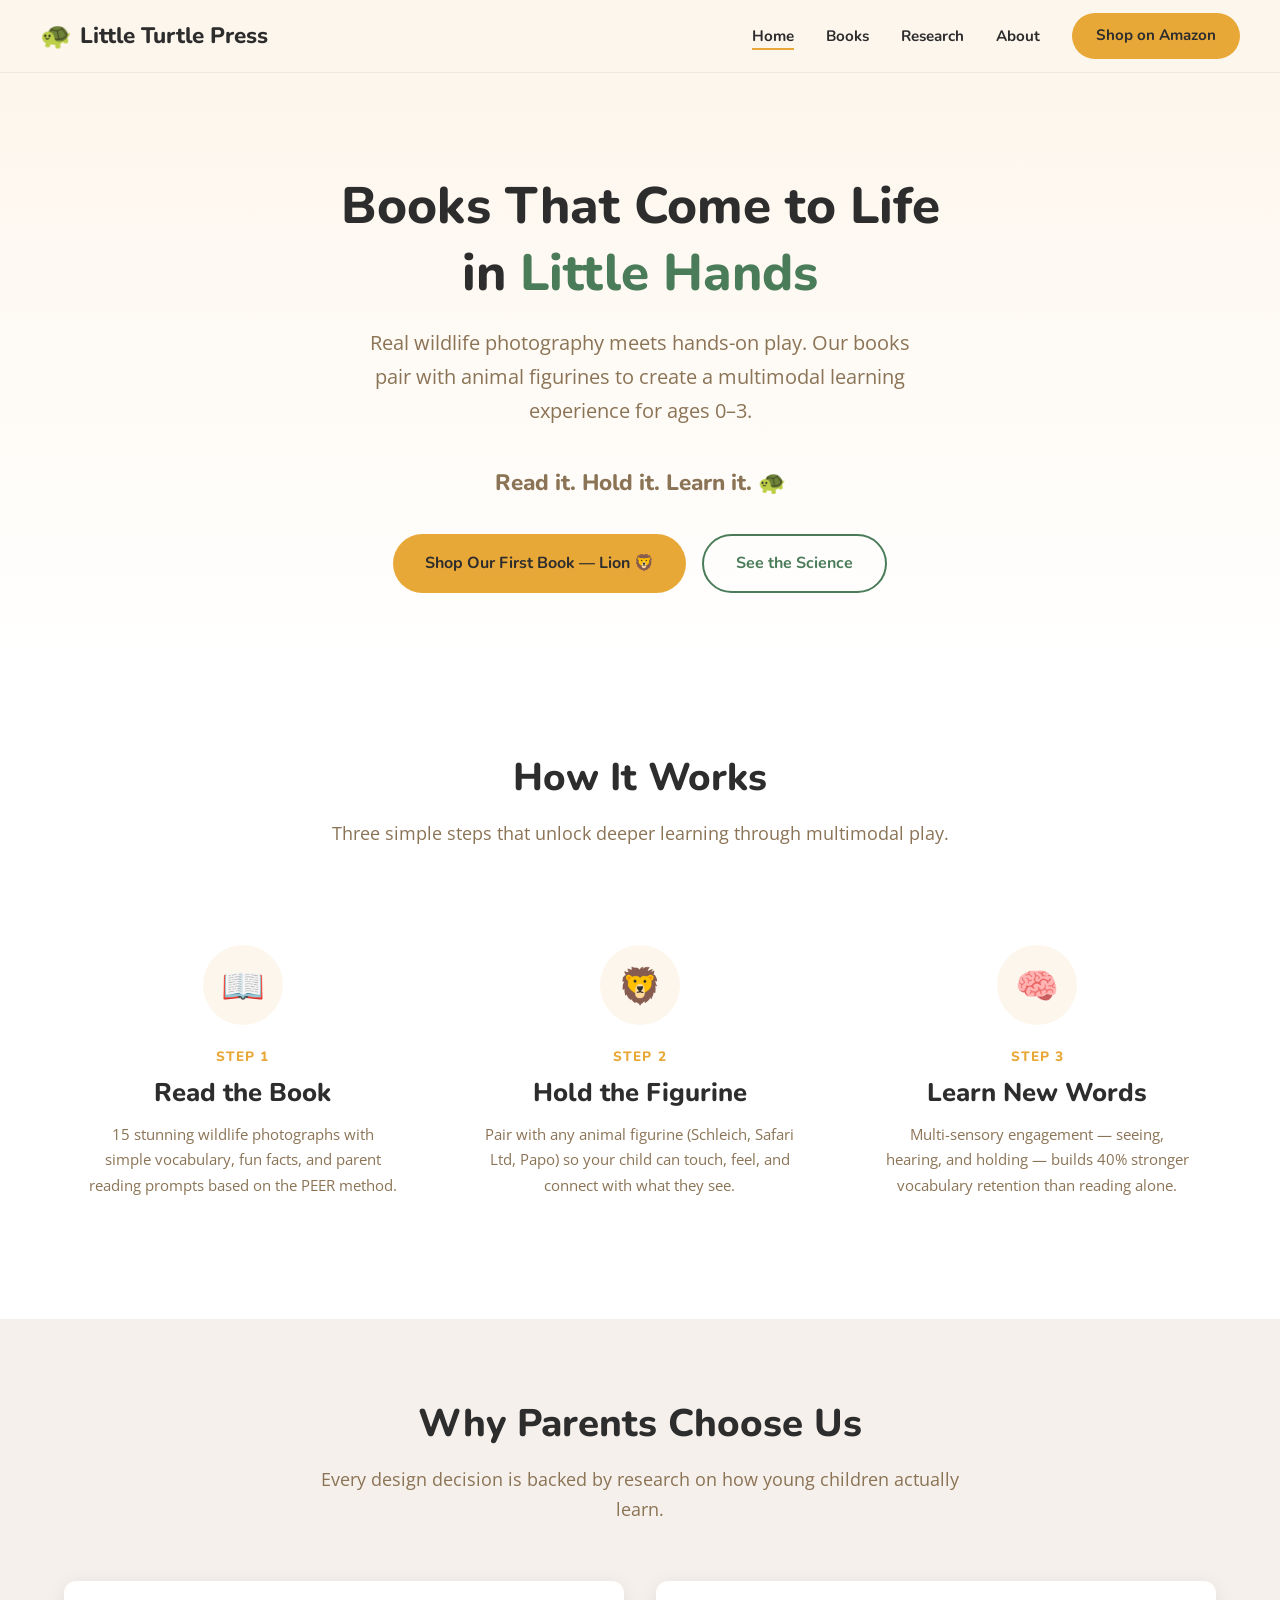
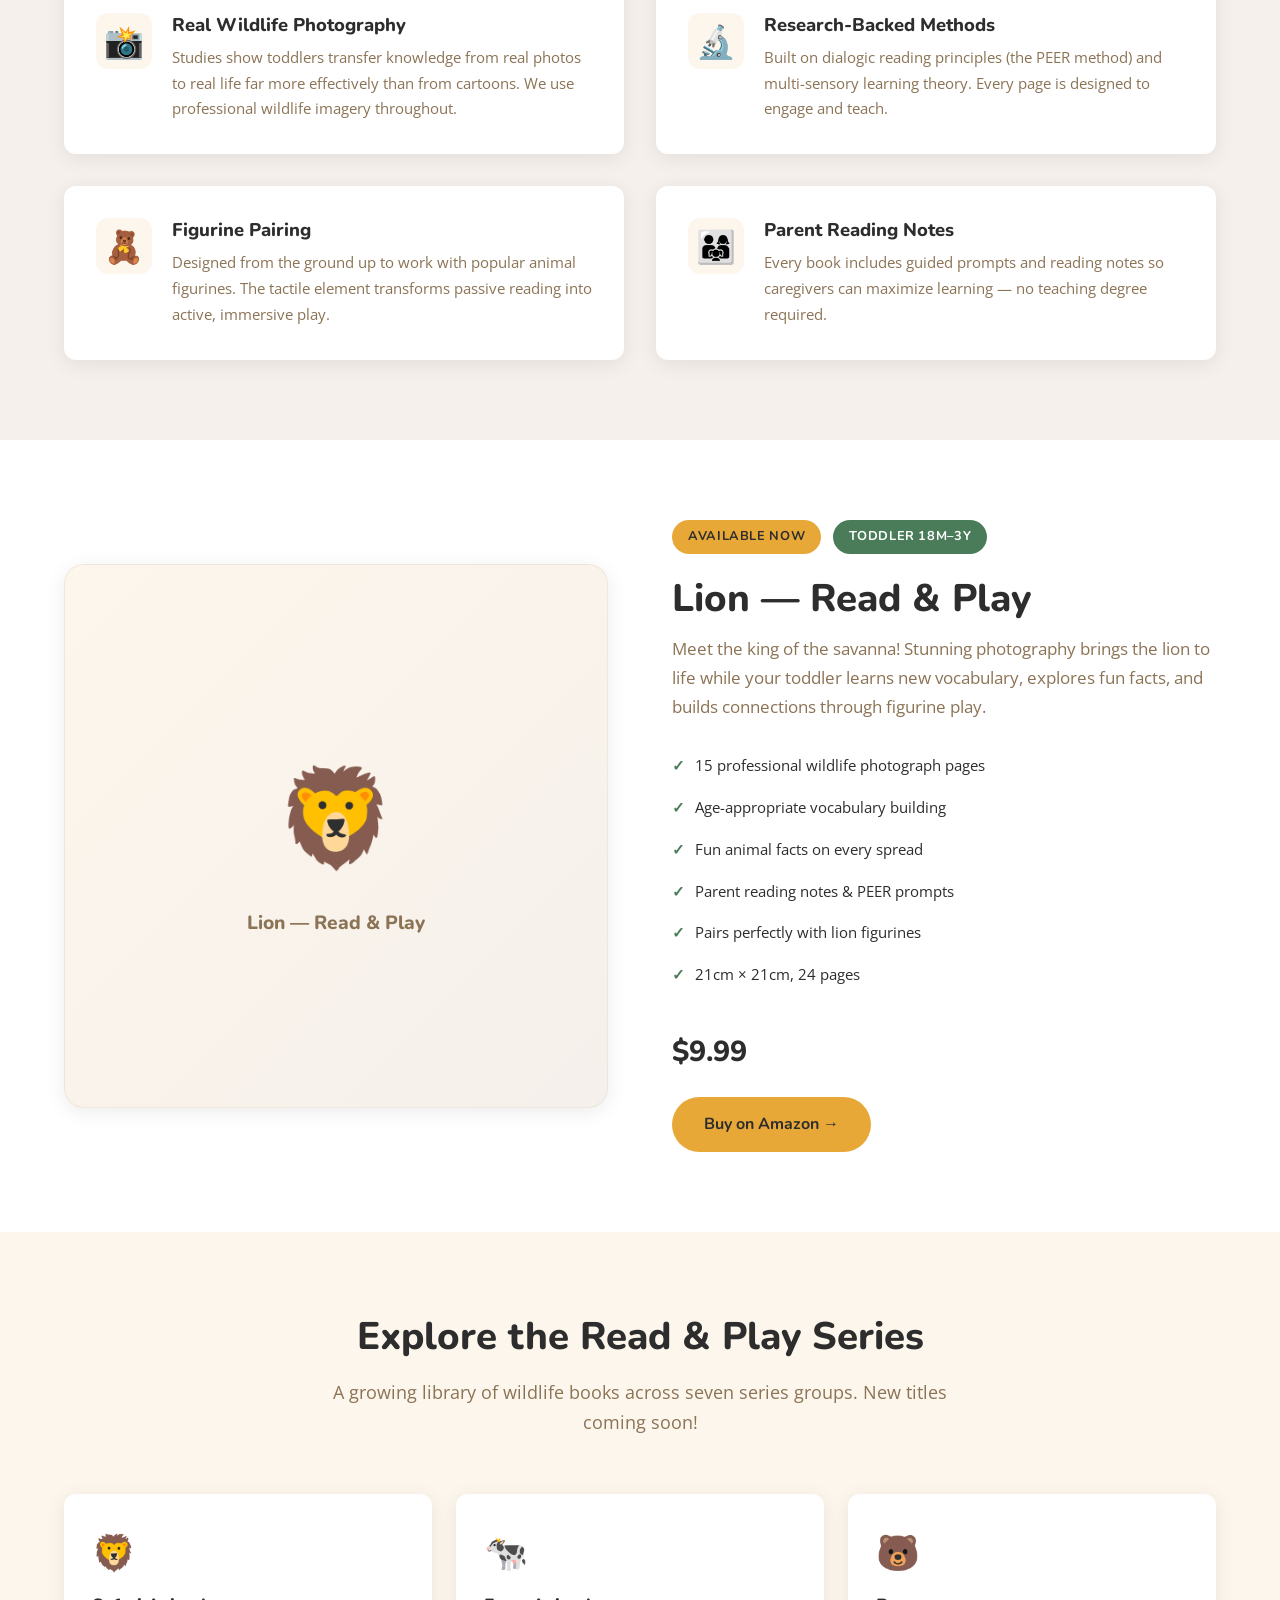
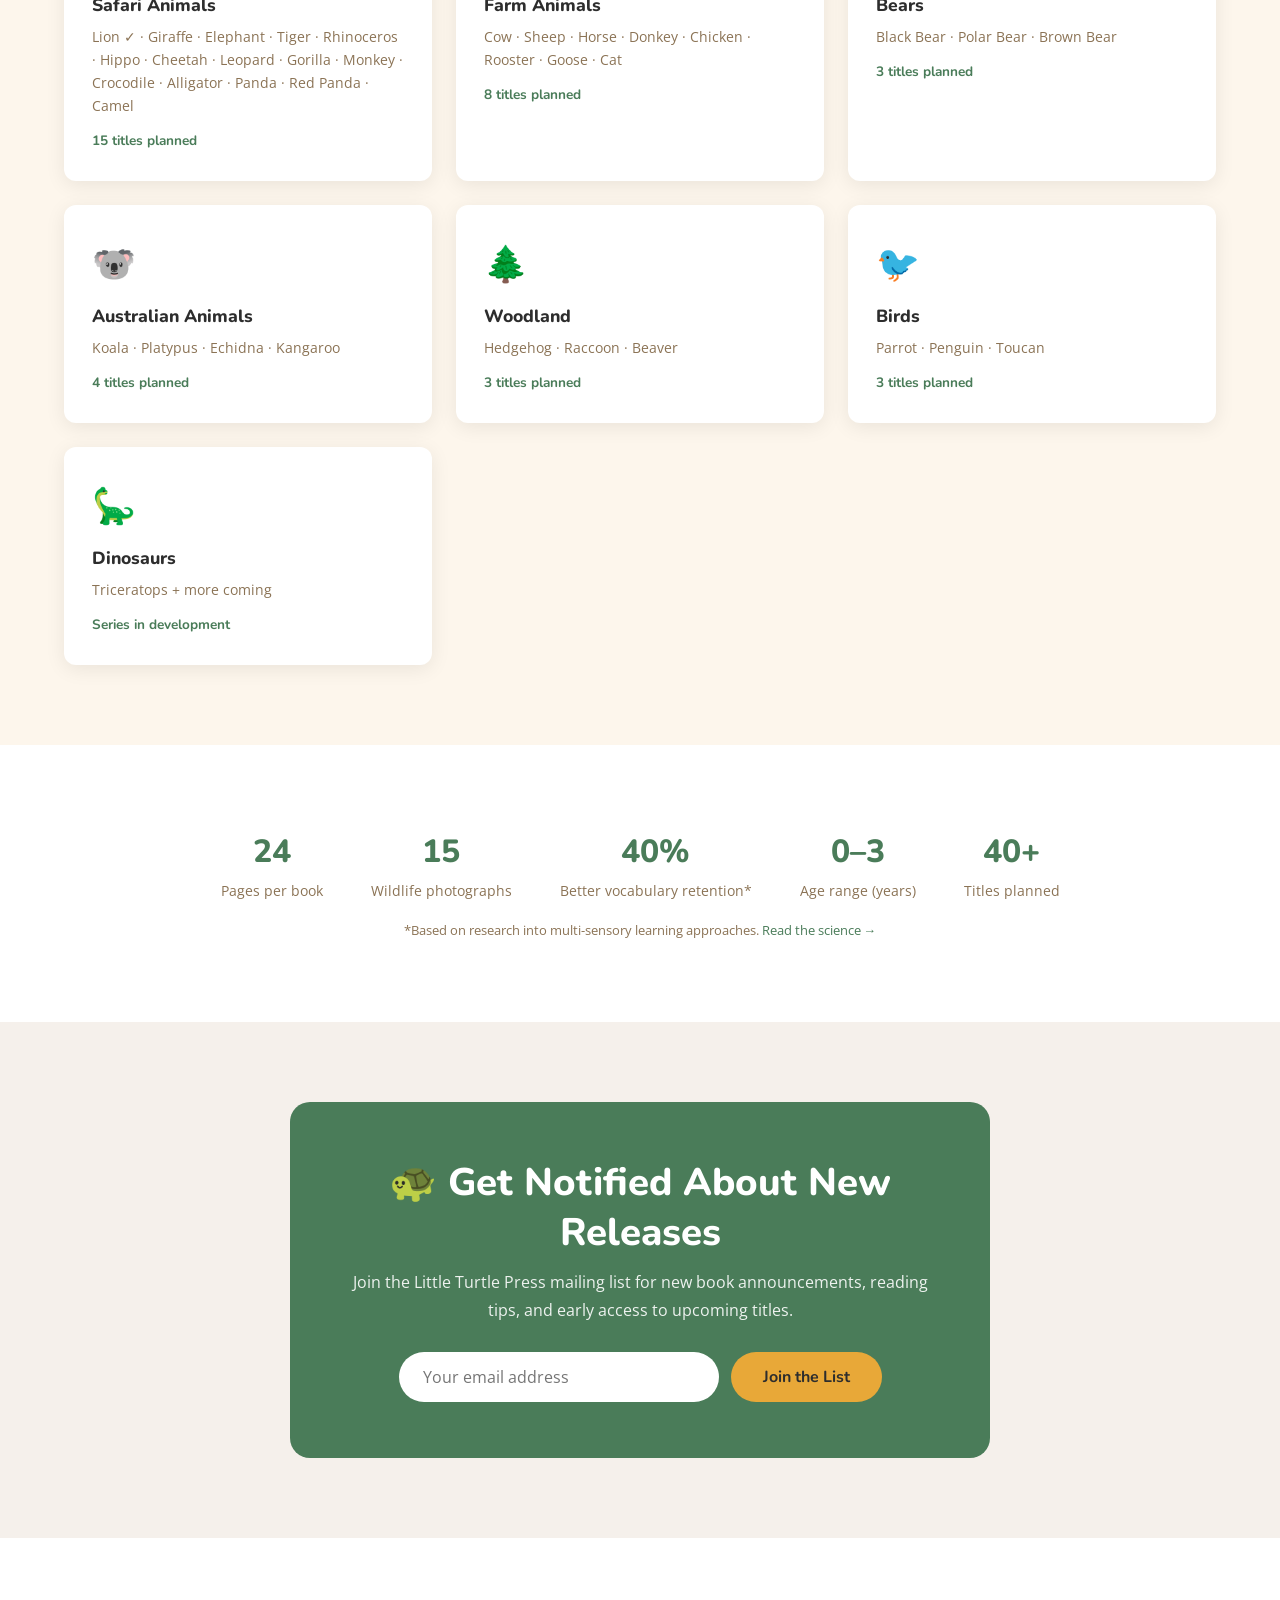
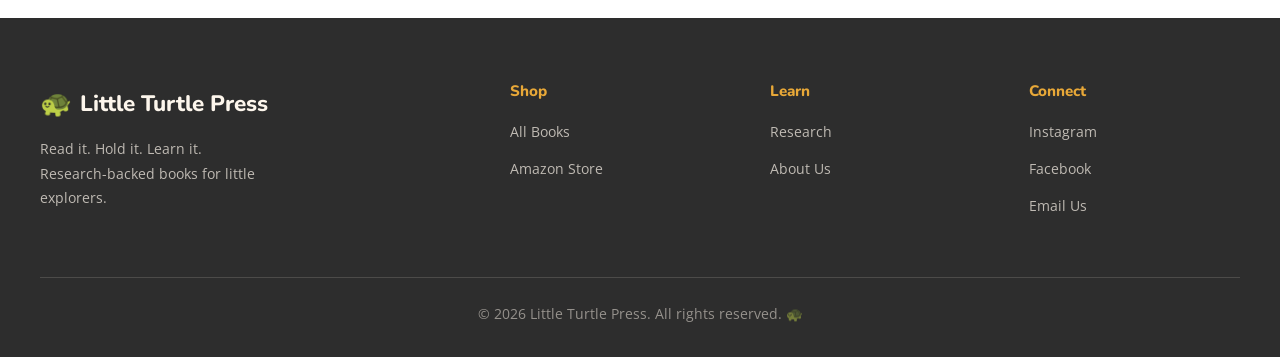
<file: index.html>
<!DOCTYPE html>
<html lang="en">
<head>
  <meta charset="UTF-8">
  <meta name="viewport" content="width=device-width, initial-scale=1.0">
  <title>Little Turtle Press 🐢 — Read it. Hold it. Learn it.</title>
  <meta name="description" content="Real wildlife photography books designed to pair with animal figurines. Research-backed multimodal learning for ages 0-3. Read it. Hold it. Learn it.">
  <meta name="keywords" content="children's books, toddler books, animal figurines, Schleich books, multimodal learning, wildlife photography, board books">

  <!-- Open Graph -->
  <meta property="og:title" content="Little Turtle Press — Read it. Hold it. Learn it.">
  <meta property="og:description" content="Real wildlife photography books designed to pair with animal figurines. Research-backed multimodal learning for ages 0-3.">
  <meta property="og:type" content="website">
  <meta property="og:url" content="https://littleturtlepress.com">
  <meta property="og:image" content="https://littleturtlepress.com/og-image.jpg">

  <!-- Favicon placeholder -->
  <link rel="icon" href="data:image/svg+xml,<svg xmlns='http://www.w3.org/2000/svg' viewBox='0 0 100 100'><text y='.9em' font-size='90'>🐢</text></svg>">

  <!-- Fonts -->
  <link rel="preconnect" href="https://fonts.googleapis.com">
  <link rel="preconnect" href="https://fonts.gstatic.com" crossorigin>
  <link href="https://fonts.googleapis.com/css2?family=Nunito:wght@700;800;900&family=Open+Sans:wght@400;600;700&display=swap" rel="stylesheet">

  <link rel="stylesheet" href="styles.css">
</head>
<body>

  <!-- Header -->
  <header class="site-header">
    <div class="header-inner">
      <a href="index.html" class="logo">
        <span class="turtle">🐢</span> Little Turtle Press
      </a>
      <nav>
        <ul class="nav-links" id="navLinks">
          <li><a href="index.html" class="active">Home</a></li>
          <li><a href="books.html">Books</a></li>
          <li><a href="research.html">Research</a></li>
          <li><a href="about.html">About</a></li>
          <li><a href="https://amazon.com" class="btn btn-primary btn-small" target="_blank">Shop on Amazon</a></li>
        </ul>
        <button class="mobile-toggle" onclick="document.getElementById('navLinks').classList.toggle('open')" aria-label="Menu">☰</button>
      </nav>
    </div>
  </header>

  <!-- Hero -->
  <section class="hero">
    <div class="container">
      <h1 class="fade-in">Books That Come to Life<br>in <span>Little Hands</span></h1>
      <p class="tagline fade-in">Real wildlife photography meets hands-on play. Our books pair with animal figurines to create a multimodal learning experience for ages 0–3.</p>
      <p style="font-family: 'Nunito', sans-serif; font-weight: 800; font-size: 1.4rem; color: var(--soft-brown); margin-bottom: 32px;" class="fade-in">Read it. Hold it. Learn it. 🐢</p>
      <div class="hero-cta fade-in">
        <a href="https://amazon.com" class="btn btn-primary" target="_blank">Shop Our First Book — Lion 🦁</a>
        <a href="research.html" class="btn btn-outline">See the Science</a>
      </div>
    </div>
  </section>

  <!-- How It Works -->
  <section class="section">
    <div class="container">
      <div class="section-header fade-in">
        <h2>How It Works</h2>
        <p>Three simple steps that unlock deeper learning through multimodal play.</p>
      </div>
      <div class="steps-grid">
        <div class="step-card fade-in">
          <div class="step-icon">📖</div>
          <div class="step-number">Step 1</div>
          <h3>Read the Book</h3>
          <p>15 stunning wildlife photographs with simple vocabulary, fun facts, and parent reading prompts based on the PEER method.</p>
        </div>
        <div class="step-card fade-in">
          <div class="step-icon">🦁</div>
          <div class="step-number">Step 2</div>
          <h3>Hold the Figurine</h3>
          <p>Pair with any animal figurine (Schleich, Safari Ltd, Papo) so your child can touch, feel, and connect with what they see.</p>
        </div>
        <div class="step-card fade-in">
          <div class="step-icon">🧠</div>
          <div class="step-number">Step 3</div>
          <h3>Learn New Words</h3>
          <p>Multi-sensory engagement — seeing, hearing, and holding — builds 40% stronger vocabulary retention than reading alone.</p>
        </div>
      </div>
    </div>
  </section>

  <!-- USPs -->
  <section class="section section-alt">
    <div class="container">
      <div class="section-header fade-in">
        <h2>Why Parents Choose Us</h2>
        <p>Every design decision is backed by research on how young children actually learn.</p>
      </div>
      <div class="usp-grid">
        <div class="usp-card fade-in">
          <div class="usp-icon">📸</div>
          <div>
            <h3>Real Wildlife Photography</h3>
            <p>Studies show toddlers transfer knowledge from real photos to real life far more effectively than from cartoons. We use professional wildlife imagery throughout.</p>
          </div>
        </div>
        <div class="usp-card fade-in">
          <div class="usp-icon">🔬</div>
          <div>
            <h3>Research-Backed Methods</h3>
            <p>Built on dialogic reading principles (the PEER method) and multi-sensory learning theory. Every page is designed to engage and teach.</p>
          </div>
        </div>
        <div class="usp-card fade-in">
          <div class="usp-icon">🧸</div>
          <div>
            <h3>Figurine Pairing</h3>
            <p>Designed from the ground up to work with popular animal figurines. The tactile element transforms passive reading into active, immersive play.</p>
          </div>
        </div>
        <div class="usp-card fade-in">
          <div class="usp-icon">👨‍👩‍👧</div>
          <div>
            <h3>Parent Reading Notes</h3>
            <p>Every book includes guided prompts and reading notes so caregivers can maximize learning — no teaching degree required.</p>
          </div>
        </div>
      </div>
    </div>
  </section>

  <!-- Featured Book -->
  <section class="section">
    <div class="container">
      <div class="featured-book">
        <div class="book-cover-placeholder fade-in">
          🦁
          <span class="cover-label">Lion — Read & Play</span>
        </div>
        <div class="book-info fade-in">
          <div class="book-meta">
            <span class="badge badge-gold">Available Now</span>
            <span class="badge badge-green">Toddler 18m–3y</span>
          </div>
          <h2>Lion — Read & Play</h2>
          <p class="book-desc">Meet the king of the savanna! Stunning photography brings the lion to life while your toddler learns new vocabulary, explores fun facts, and builds connections through figurine play.</p>
          <ul class="book-features">
            <li>15 professional wildlife photograph pages</li>
            <li>Age-appropriate vocabulary building</li>
            <li>Fun animal facts on every spread</li>
            <li>Parent reading notes & PEER prompts</li>
            <li>Pairs perfectly with lion figurines</li>
            <li>21cm × 21cm, 24 pages</li>
          </ul>
          <div class="book-price">$9.99</div>
          <a href="https://amazon.com" class="btn btn-primary" target="_blank">Buy on Amazon →</a>
        </div>
      </div>
    </div>
  </section>

  <!-- Series Preview -->
  <section class="section section-cream">
    <div class="container">
      <div class="section-header fade-in">
        <h2>Explore the Read & Play Series</h2>
        <p>A growing library of wildlife books across seven series groups. New titles coming soon!</p>
      </div>
      <div class="series-grid">
        <div class="series-card fade-in">
          <div class="series-icon">🦁</div>
          <h3>Safari Animals</h3>
          <p class="animal-list">Lion ✓ · Giraffe · Elephant · Tiger · Rhinoceros · Hippo · Cheetah · Leopard · Gorilla · Monkey · Crocodile · Alligator · Panda · Red Panda · Camel</p>
          <span class="count">15 titles planned</span>
        </div>
        <div class="series-card fade-in">
          <div class="series-icon">🐄</div>
          <h3>Farm Animals</h3>
          <p class="animal-list">Cow · Sheep · Horse · Donkey · Chicken · Rooster · Goose · Cat</p>
          <span class="count">8 titles planned</span>
        </div>
        <div class="series-card fade-in">
          <div class="series-icon">🐻</div>
          <h3>Bears</h3>
          <p class="animal-list">Black Bear · Polar Bear · Brown Bear</p>
          <span class="count">3 titles planned</span>
        </div>
        <div class="series-card fade-in">
          <div class="series-icon">🐨</div>
          <h3>Australian Animals</h3>
          <p class="animal-list">Koala · Platypus · Echidna · Kangaroo</p>
          <span class="count">4 titles planned</span>
        </div>
        <div class="series-card fade-in">
          <div class="series-icon">🌲</div>
          <h3>Woodland</h3>
          <p class="animal-list">Hedgehog · Raccoon · Beaver</p>
          <span class="count">3 titles planned</span>
        </div>
        <div class="series-card fade-in">
          <div class="series-icon">🐦</div>
          <h3>Birds</h3>
          <p class="animal-list">Parrot · Penguin · Toucan</p>
          <span class="count">3 titles planned</span>
        </div>
        <div class="series-card fade-in">
          <div class="series-icon">🦕</div>
          <h3>Dinosaurs</h3>
          <p class="animal-list">Triceratops + more coming</p>
          <span class="count">Series in development</span>
        </div>
      </div>
    </div>
  </section>

  <!-- Trust Signals -->
  <section class="section">
    <div class="container">
      <div class="trust-bar fade-in">
        <div class="trust-item">
          <div class="trust-number">24</div>
          <p>Pages per book</p>
        </div>
        <div class="trust-item">
          <div class="trust-number">15</div>
          <p>Wildlife photographs</p>
        </div>
        <div class="trust-item">
          <div class="trust-number">40%</div>
          <p>Better vocabulary retention*</p>
        </div>
        <div class="trust-item">
          <div class="trust-number">0–3</div>
          <p>Age range (years)</p>
        </div>
        <div class="trust-item">
          <div class="trust-number">40+</div>
          <p>Titles planned</p>
        </div>
      </div>
      <p style="text-align: center; font-size: 0.8rem; color: var(--soft-brown); margin-top: 16px;">*Based on research into multi-sensory learning approaches. <a href="research.html">Read the science →</a></p>
    </div>
  </section>

  <!-- Newsletter -->
  <section class="section section-alt">
    <div class="container">
      <div class="newsletter fade-in">
        <h2>🐢 Get Notified About New Releases</h2>
        <p>Join the Little Turtle Press mailing list for new book announcements, reading tips, and early access to upcoming titles.</p>
        <form class="newsletter-form" onsubmit="event.preventDefault(); alert('Thanks for signing up! (This is a placeholder)')">
          <input type="email" placeholder="Your email address" required>
          <button type="submit" class="btn btn-primary">Join the List</button>
        </form>
      </div>
    </div>
  </section>

  <!-- Footer -->
  <footer class="site-footer">
    <div class="footer-inner">
      <div class="footer-brand">
        <div class="logo"><span class="turtle">🐢</span> Little Turtle Press</div>
        <p>Read it. Hold it. Learn it.<br>Research-backed books for little explorers.</p>
      </div>
      <div class="footer-col">
        <h4>Shop</h4>
        <ul>
          <li><a href="books.html">All Books</a></li>
          <li><a href="https://amazon.com" target="_blank">Amazon Store</a></li>
        </ul>
      </div>
      <div class="footer-col">
        <h4>Learn</h4>
        <ul>
          <li><a href="research.html">Research</a></li>
          <li><a href="about.html">About Us</a></li>
        </ul>
      </div>
      <div class="footer-col">
        <h4>Connect</h4>
        <ul>
          <li><a href="#">Instagram</a></li>
          <li><a href="#">Facebook</a></li>
          <li><a href="mailto:hello@littleturtlepress.com">Email Us</a></li>
        </ul>
      </div>
    </div>
    <div class="footer-bottom">
      © 2026 Little Turtle Press. All rights reserved. 🐢
    </div>
  </footer>

  <!-- Scroll Animations -->
  <script>
    const observer = new IntersectionObserver((entries) => {
      entries.forEach(entry => {
        if (entry.isIntersecting) {
          entry.target.classList.add('visible');
        }
      });
    }, { threshold: 0.1, rootMargin: '0px 0px -40px 0px' });

    document.querySelectorAll('.fade-in').forEach(el => observer.observe(el));
  </script>

</body>
</html>
</file>
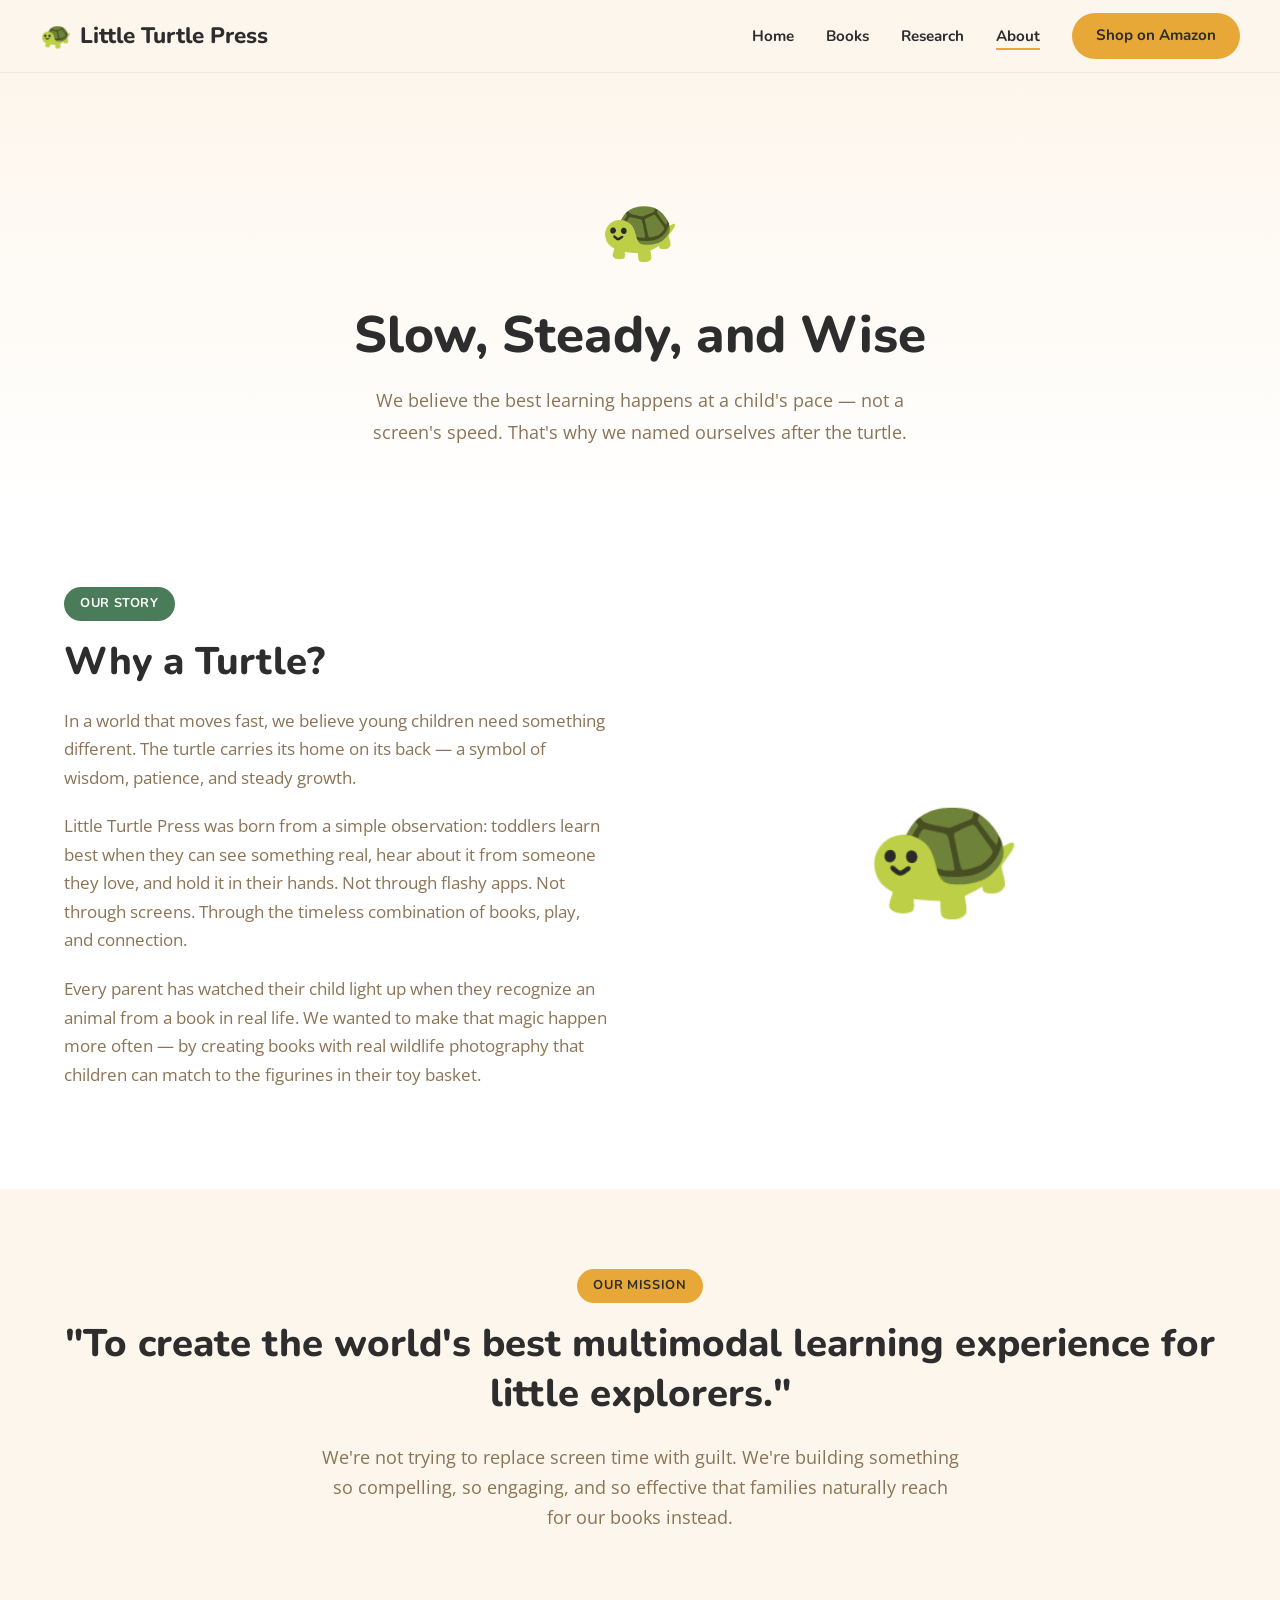
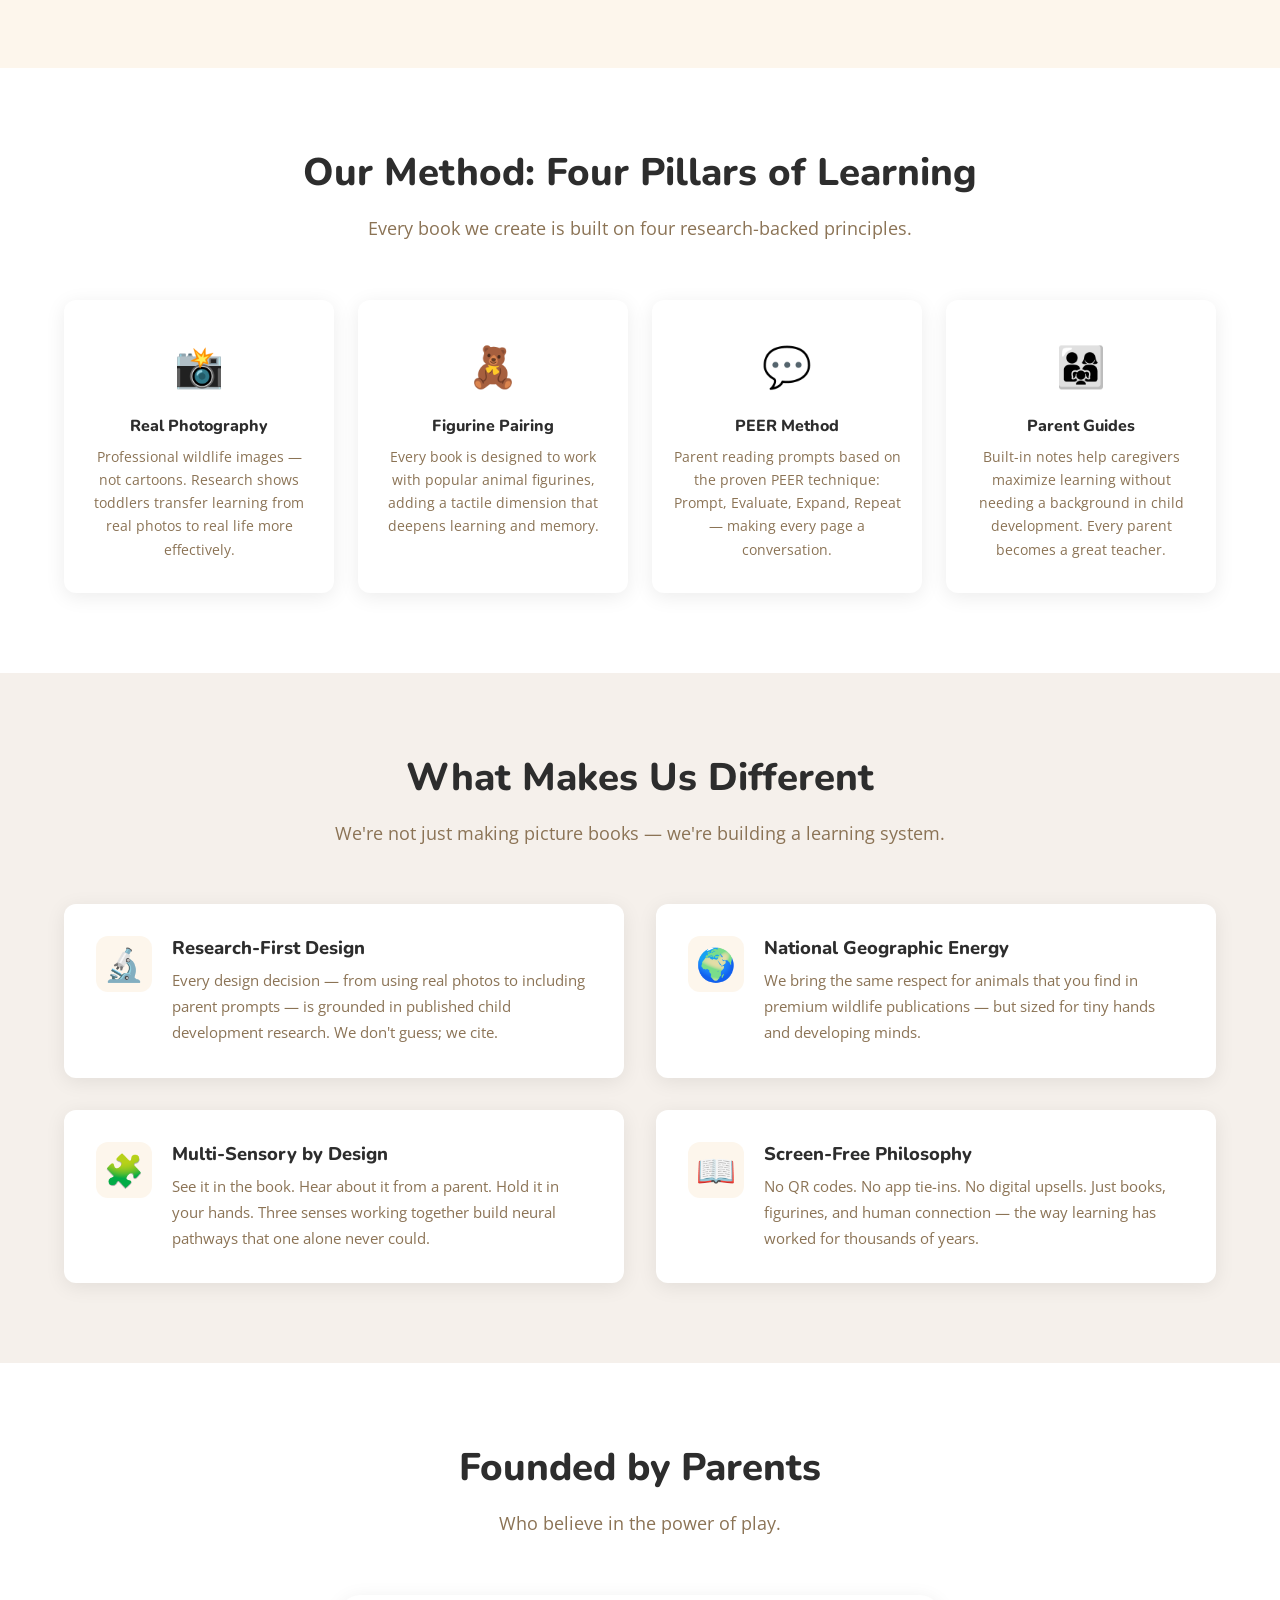
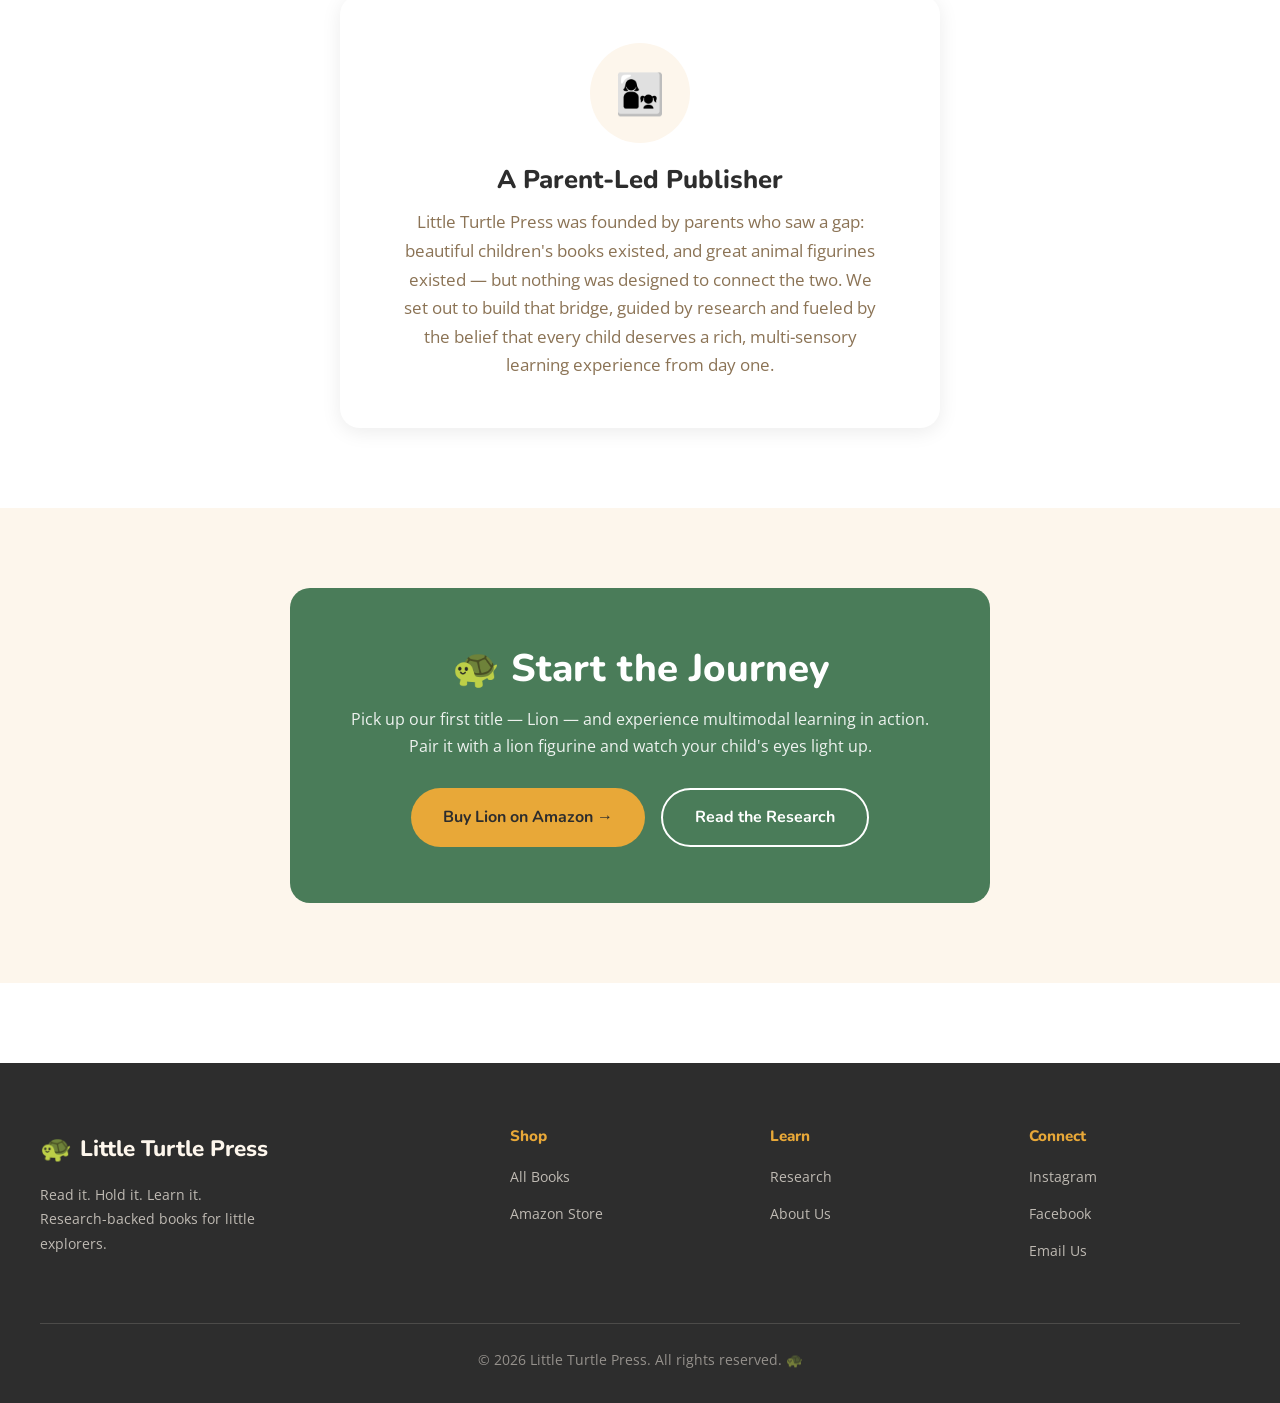
<file: about.html>
<!DOCTYPE html>
<html lang="en">
<head>
  <meta charset="UTF-8">
  <meta name="viewport" content="width=device-width, initial-scale=1.0">
  <title>About — Little Turtle Press 🐢</title>
  <meta name="description" content="Little Turtle Press creates research-backed children's books that pair with animal figurines for multimodal learning. Slow, steady, and wise — like the turtle.">
  <meta property="og:title" content="About — Little Turtle Press">
  <meta property="og:description" content="Research-backed children's books for multimodal learning. Slow, steady, and wise — like the turtle.">
  <meta property="og:type" content="website">
  <meta property="og:url" content="https://littleturtlepress.com/about">
  <link rel="icon" href="data:image/svg+xml,<svg xmlns='http://www.w3.org/2000/svg' viewBox='0 0 100 100'><text y='.9em' font-size='90'>🐢</text></svg>">
  <link rel="preconnect" href="https://fonts.googleapis.com">
  <link rel="preconnect" href="https://fonts.gstatic.com" crossorigin>
  <link href="https://fonts.googleapis.com/css2?family=Nunito:wght@700;800;900&family=Open+Sans:wght@400;600;700&display=swap" rel="stylesheet">
  <link rel="stylesheet" href="styles.css">
</head>
<body>

  <header class="site-header">
    <div class="header-inner">
      <a href="index.html" class="logo"><span class="turtle">🐢</span> Little Turtle Press</a>
      <nav>
        <ul class="nav-links" id="navLinks">
          <li><a href="index.html">Home</a></li>
          <li><a href="books.html">Books</a></li>
          <li><a href="research.html">Research</a></li>
          <li><a href="about.html" class="active">About</a></li>
          <li><a href="https://amazon.com" class="btn btn-primary btn-small" target="_blank">Shop on Amazon</a></li>
        </ul>
        <button class="mobile-toggle" onclick="document.getElementById('navLinks').classList.toggle('open')" aria-label="Menu">☰</button>
      </nav>
    </div>
  </header>

  <!-- Hero -->
  <section class="about-hero">
    <div class="container">
      <div class="turtle-large fade-in">🐢</div>
      <h1 class="fade-in">Slow, Steady, and Wise</h1>
      <p class="fade-in">We believe the best learning happens at a child's pace — not a screen's speed. That's why we named ourselves after the turtle.</p>
    </div>
  </section>

  <!-- Why a Turtle -->
  <section class="section">
    <div class="container">
      <div class="story-section">
        <div class="fade-in">
          <span class="badge badge-green" style="margin-bottom: 16px;">Our Story</span>
          <h2>Why a Turtle?</h2>
          <p style="font-size: 1.05rem; color: var(--soft-brown); margin: 20px 0;">In a world that moves fast, we believe young children need something different. The turtle carries its home on its back — a symbol of wisdom, patience, and steady growth.</p>
          <p style="font-size: 1.05rem; color: var(--soft-brown); margin: 20px 0;">Little Turtle Press was born from a simple observation: toddlers learn best when they can see something real, hear about it from someone they love, and hold it in their hands. Not through flashy apps. Not through screens. Through the timeless combination of books, play, and connection.</p>
          <p style="font-size: 1.05rem; color: var(--soft-brown); margin: 20px 0;">Every parent has watched their child light up when they recognize an animal from a book in real life. We wanted to make that magic happen more often — by creating books with real wildlife photography that children can match to the figurines in their toy basket.</p>
        </div>
        <div class="story-emoji fade-in">🐢</div>
      </div>
    </div>
  </section>

  <!-- Mission -->
  <section class="section section-cream">
    <div class="container">
      <div class="section-header fade-in">
        <span class="badge badge-gold" style="margin-bottom: 16px;">Our Mission</span>
        <h2>"To create the world's best multimodal learning experience for little explorers."</h2>
        <p style="margin-top: 24px;">We're not trying to replace screen time with guilt. We're building something so compelling, so engaging, and so effective that families naturally reach for our books instead.</p>
      </div>
    </div>
  </section>

  <!-- Methodology -->
  <section class="section">
    <div class="container">
      <div class="section-header fade-in">
        <h2>Our Method: Four Pillars of Learning</h2>
        <p>Every book we create is built on four research-backed principles.</p>
      </div>
      <div class="methodology-grid">
        <div class="method-card fade-in">
          <div class="method-icon">📸</div>
          <h3>Real Photography</h3>
          <p>Professional wildlife images — not cartoons. Research shows toddlers transfer learning from real photos to real life more effectively.</p>
        </div>
        <div class="method-card fade-in">
          <div class="method-icon">🧸</div>
          <h3>Figurine Pairing</h3>
          <p>Every book is designed to work with popular animal figurines, adding a tactile dimension that deepens learning and memory.</p>
        </div>
        <div class="method-card fade-in">
          <div class="method-icon">💬</div>
          <h3>PEER Method</h3>
          <p>Parent reading prompts based on the proven PEER technique: Prompt, Evaluate, Expand, Repeat — making every page a conversation.</p>
        </div>
        <div class="method-card fade-in">
          <div class="method-icon">👨‍👩‍👧</div>
          <h3>Parent Guides</h3>
          <p>Built-in notes help caregivers maximize learning without needing a background in child development. Every parent becomes a great teacher.</p>
        </div>
      </div>
    </div>
  </section>

  <!-- What Makes Us Different -->
  <section class="section section-alt">
    <div class="container">
      <div class="section-header fade-in">
        <h2>What Makes Us Different</h2>
        <p>We're not just making picture books — we're building a learning system.</p>
      </div>
      <div class="usp-grid">
        <div class="usp-card fade-in">
          <div class="usp-icon">🔬</div>
          <div>
            <h3>Research-First Design</h3>
            <p>Every design decision — from using real photos to including parent prompts — is grounded in published child development research. We don't guess; we cite.</p>
          </div>
        </div>
        <div class="usp-card fade-in">
          <div class="usp-icon">🌍</div>
          <div>
            <h3>National Geographic Energy</h3>
            <p>We bring the same respect for animals that you find in premium wildlife publications — but sized for tiny hands and developing minds.</p>
          </div>
        </div>
        <div class="usp-card fade-in">
          <div class="usp-icon">🧩</div>
          <div>
            <h3>Multi-Sensory by Design</h3>
            <p>See it in the book. Hear about it from a parent. Hold it in your hands. Three senses working together build neural pathways that one alone never could.</p>
          </div>
        </div>
        <div class="usp-card fade-in">
          <div class="usp-icon">📖</div>
          <div>
            <h3>Screen-Free Philosophy</h3>
            <p>No QR codes. No app tie-ins. No digital upsells. Just books, figurines, and human connection — the way learning has worked for thousands of years.</p>
          </div>
        </div>
      </div>
    </div>
  </section>

  <!-- Founder -->
  <section class="section">
    <div class="container">
      <div class="section-header fade-in">
        <h2>Founded by Parents</h2>
        <p>Who believe in the power of play.</p>
      </div>
      <div class="founder-card fade-in">
        <div class="founder-avatar">👩‍👧</div>
        <h3 style="margin-bottom: 12px;">A Parent-Led Publisher</h3>
        <p style="color: var(--soft-brown); font-size: 1.05rem; max-width: 480px; margin: 0 auto;">Little Turtle Press was founded by parents who saw a gap: beautiful children's books existed, and great animal figurines existed — but nothing was designed to connect the two. We set out to build that bridge, guided by research and fueled by the belief that every child deserves a rich, multi-sensory learning experience from day one.</p>
      </div>
    </div>
  </section>

  <!-- CTA -->
  <section class="section section-cream">
    <div class="container">
      <div class="newsletter fade-in">
        <h2>🐢 Start the Journey</h2>
        <p>Pick up our first title — Lion — and experience multimodal learning in action. Pair it with a lion figurine and watch your child's eyes light up.</p>
        <div style="display: flex; gap: 16px; justify-content: center; flex-wrap: wrap; margin-top: 8px;">
          <a href="https://amazon.com" class="btn btn-primary" target="_blank">Buy Lion on Amazon →</a>
          <a href="research.html" class="btn btn-outline" style="border-color: var(--white); color: var(--white);">Read the Research</a>
        </div>
      </div>
    </div>
  </section>

  <footer class="site-footer">
    <div class="footer-inner">
      <div class="footer-brand">
        <div class="logo"><span class="turtle">🐢</span> Little Turtle Press</div>
        <p>Read it. Hold it. Learn it.<br>Research-backed books for little explorers.</p>
      </div>
      <div class="footer-col">
        <h4>Shop</h4>
        <ul>
          <li><a href="books.html">All Books</a></li>
          <li><a href="https://amazon.com" target="_blank">Amazon Store</a></li>
        </ul>
      </div>
      <div class="footer-col">
        <h4>Learn</h4>
        <ul>
          <li><a href="research.html">Research</a></li>
          <li><a href="about.html">About Us</a></li>
        </ul>
      </div>
      <div class="footer-col">
        <h4>Connect</h4>
        <ul>
          <li><a href="#">Instagram</a></li>
          <li><a href="#">Facebook</a></li>
          <li><a href="mailto:hello@littleturtlepress.com">Email Us</a></li>
        </ul>
      </div>
    </div>
    <div class="footer-bottom">© 2026 Little Turtle Press. All rights reserved. 🐢</div>
  </footer>

  <script>
    const observer = new IntersectionObserver((entries) => {
      entries.forEach(entry => { if (entry.isIntersecting) entry.target.classList.add('visible'); });
    }, { threshold: 0.1, rootMargin: '0px 0px -40px 0px' });
    document.querySelectorAll('.fade-in').forEach(el => observer.observe(el));
  </script>

</body>
</html>
</file>
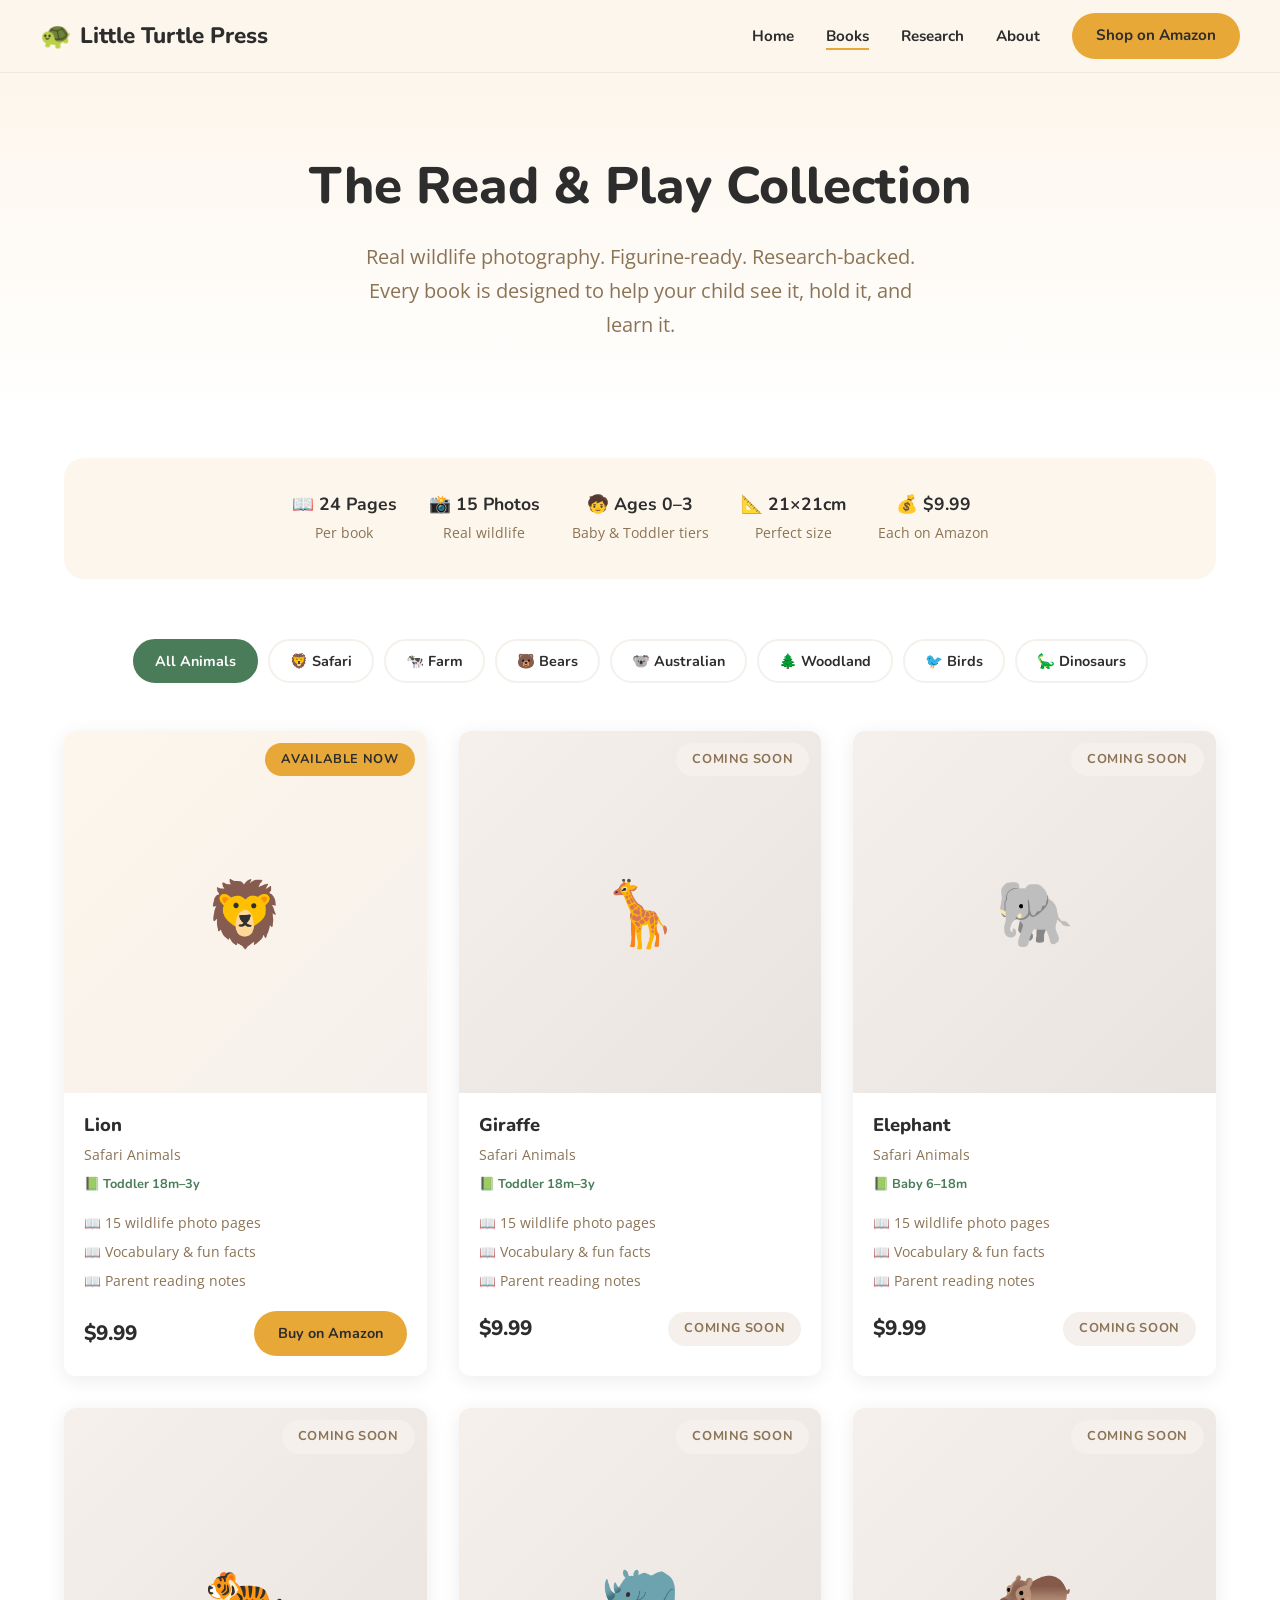
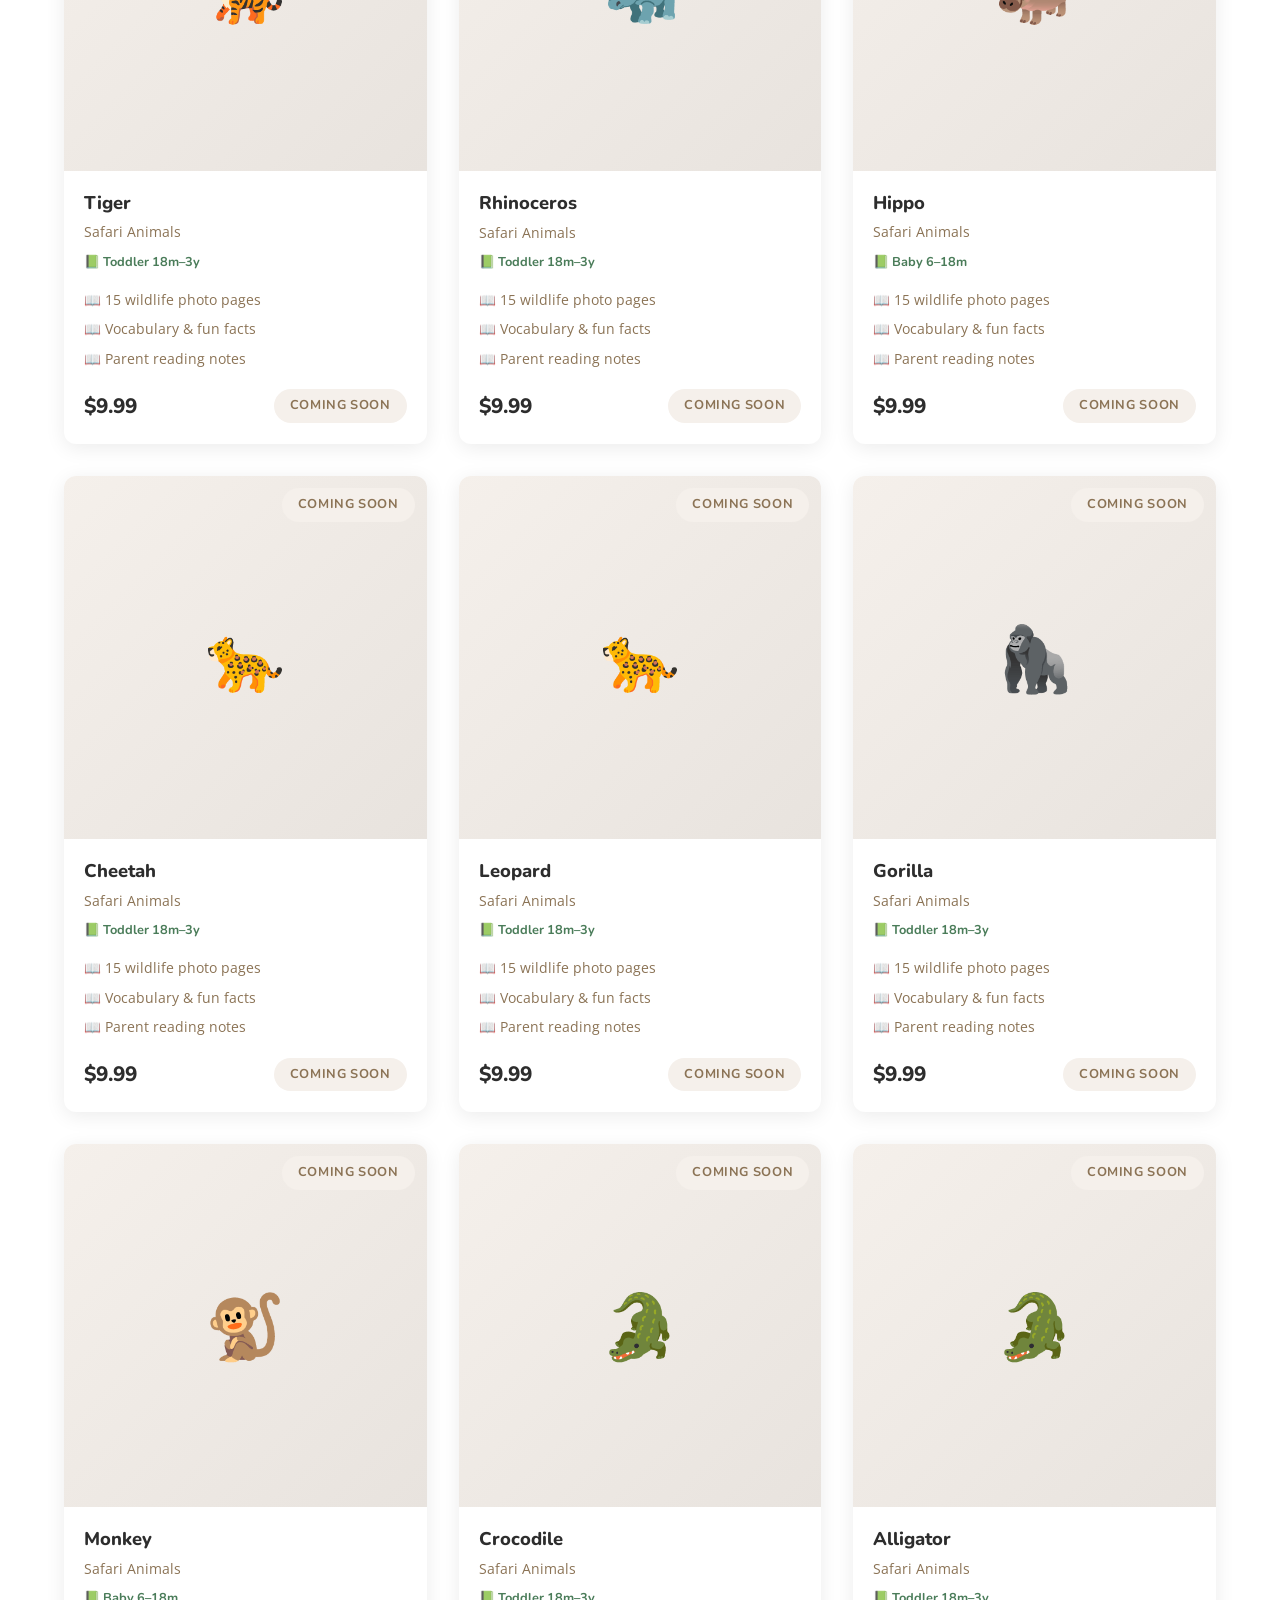
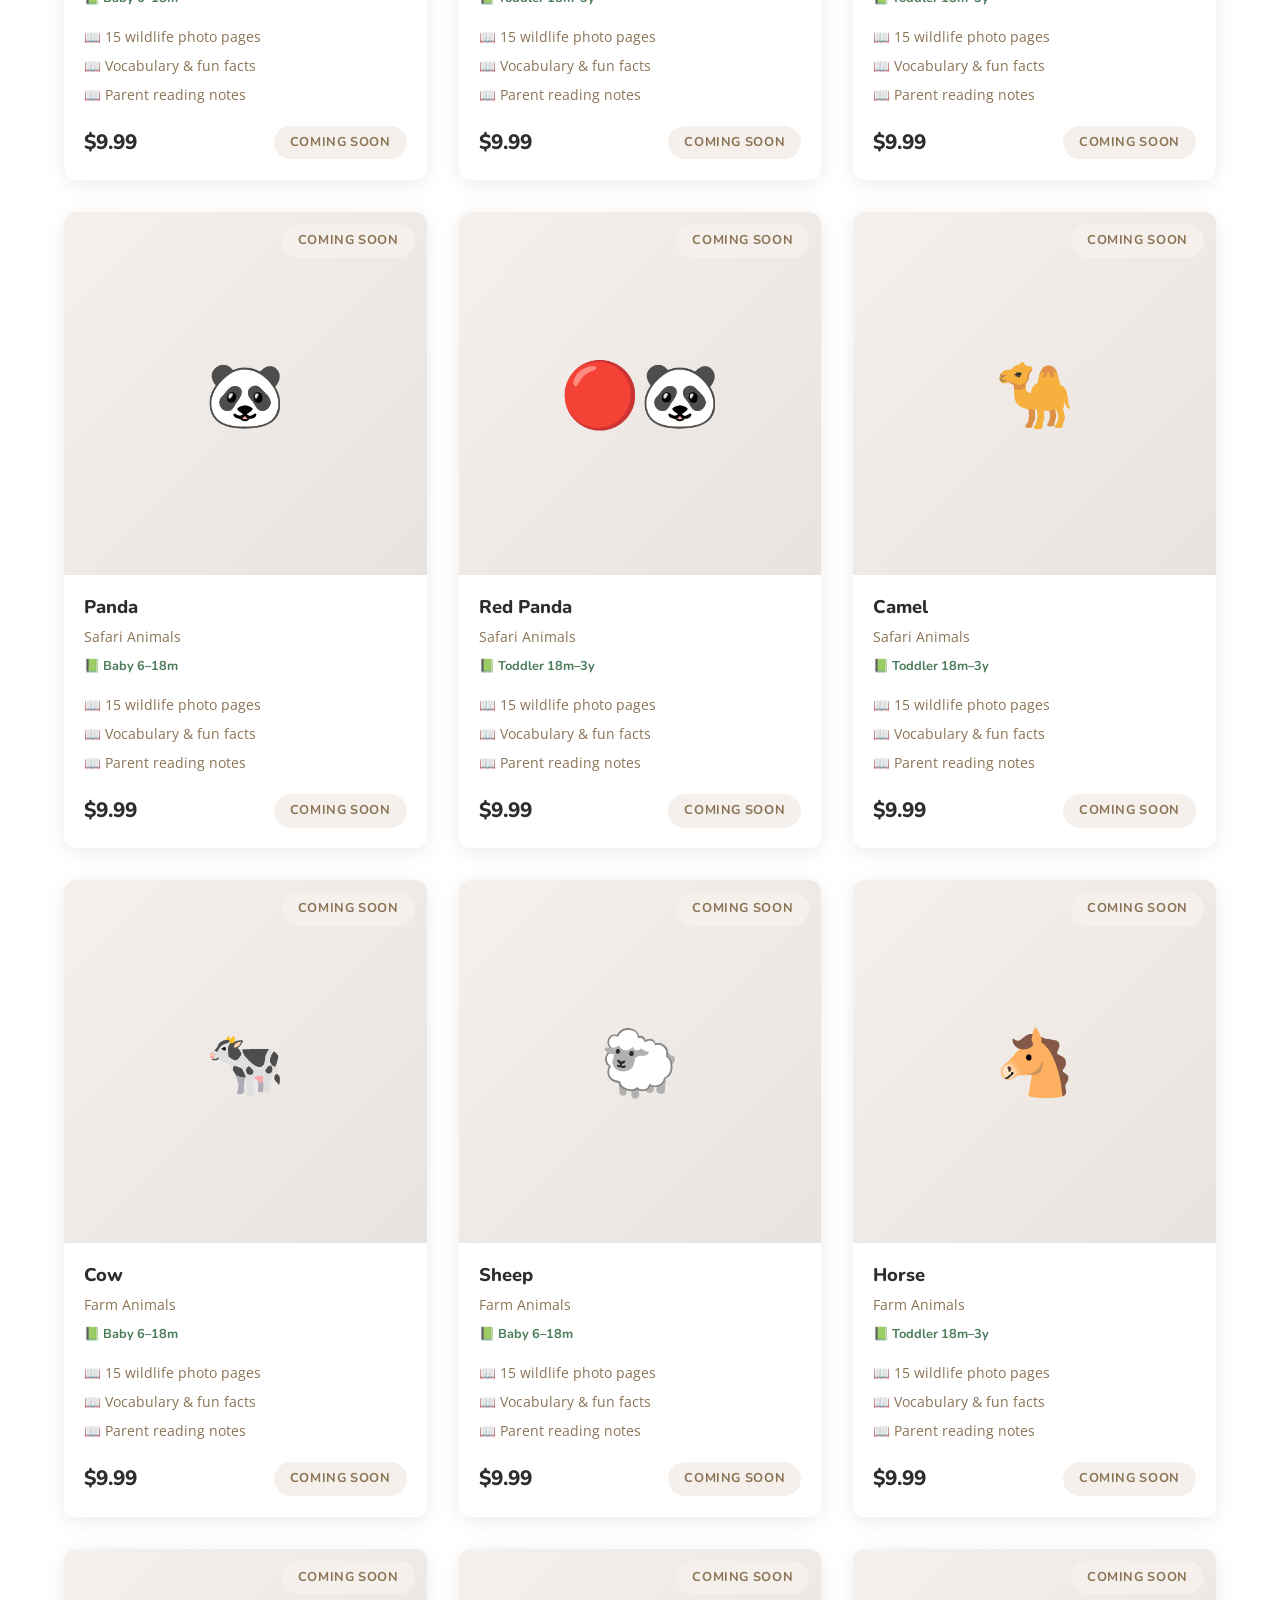
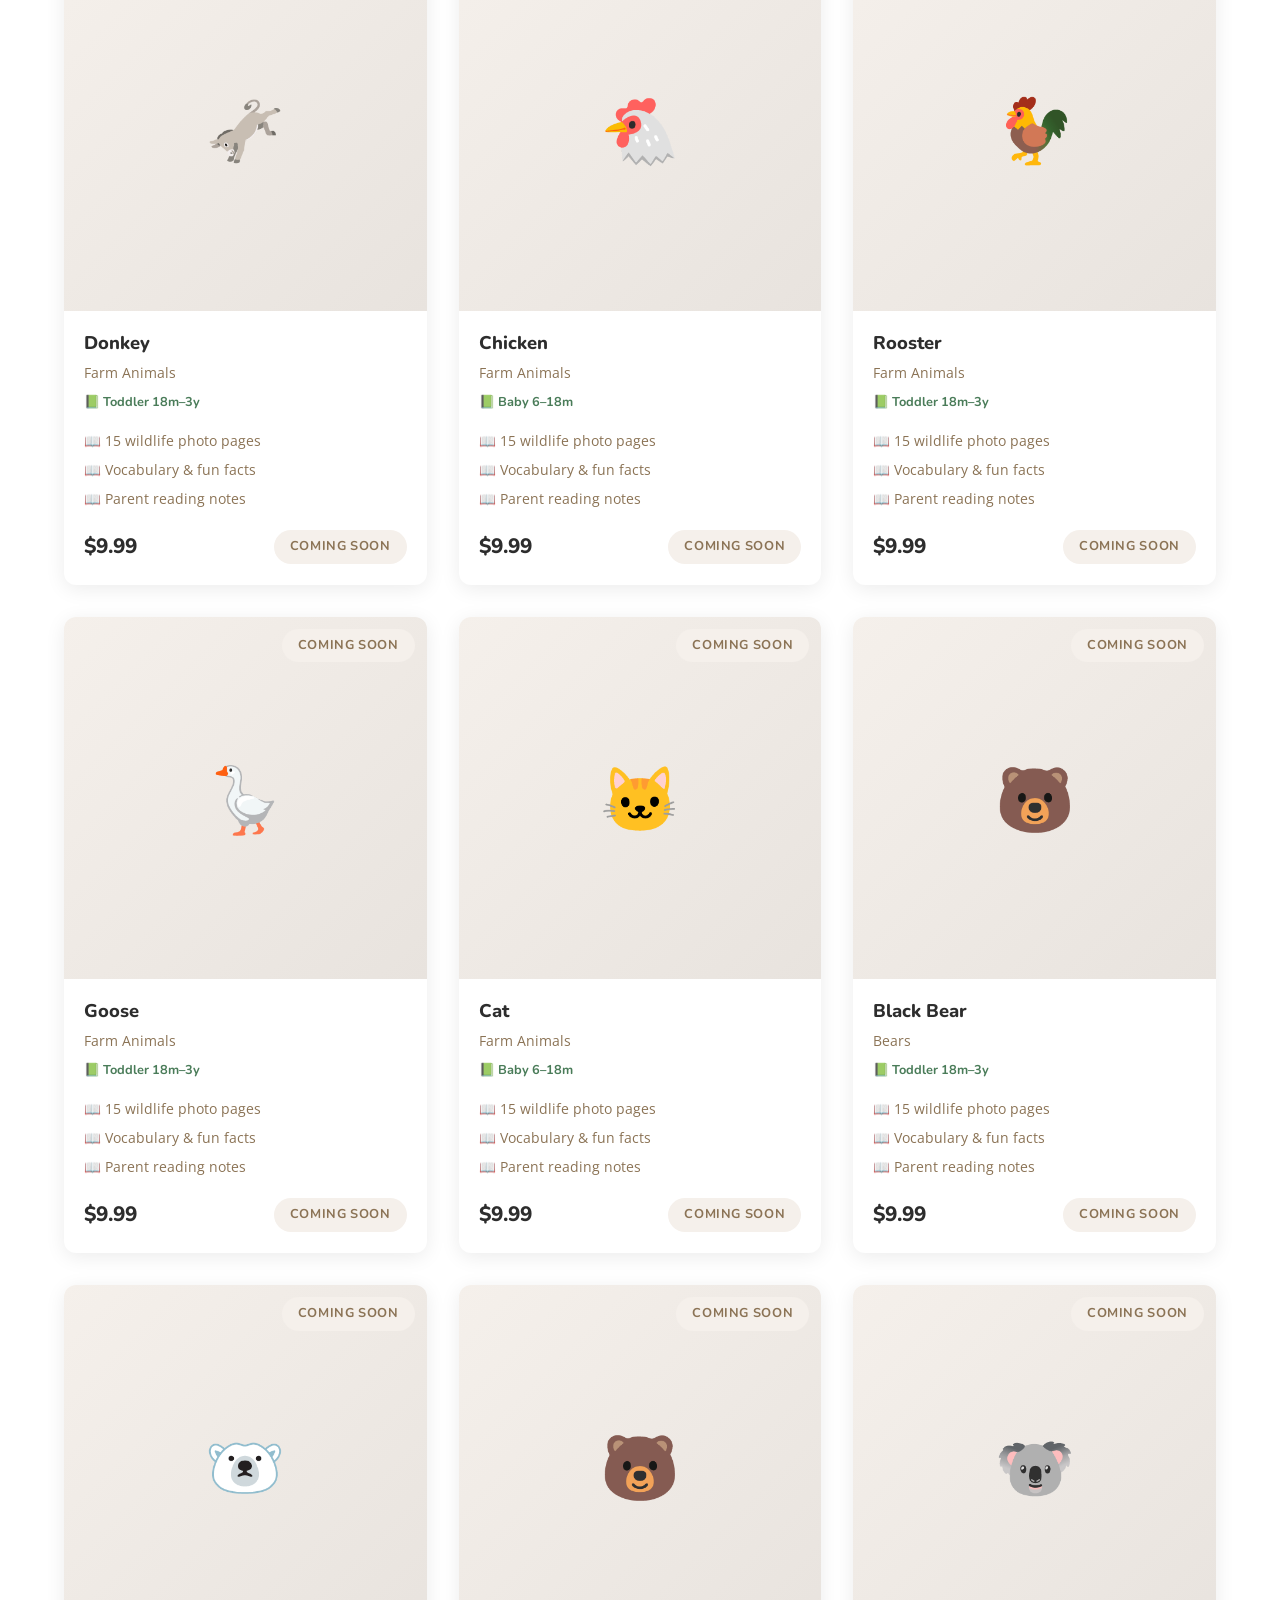
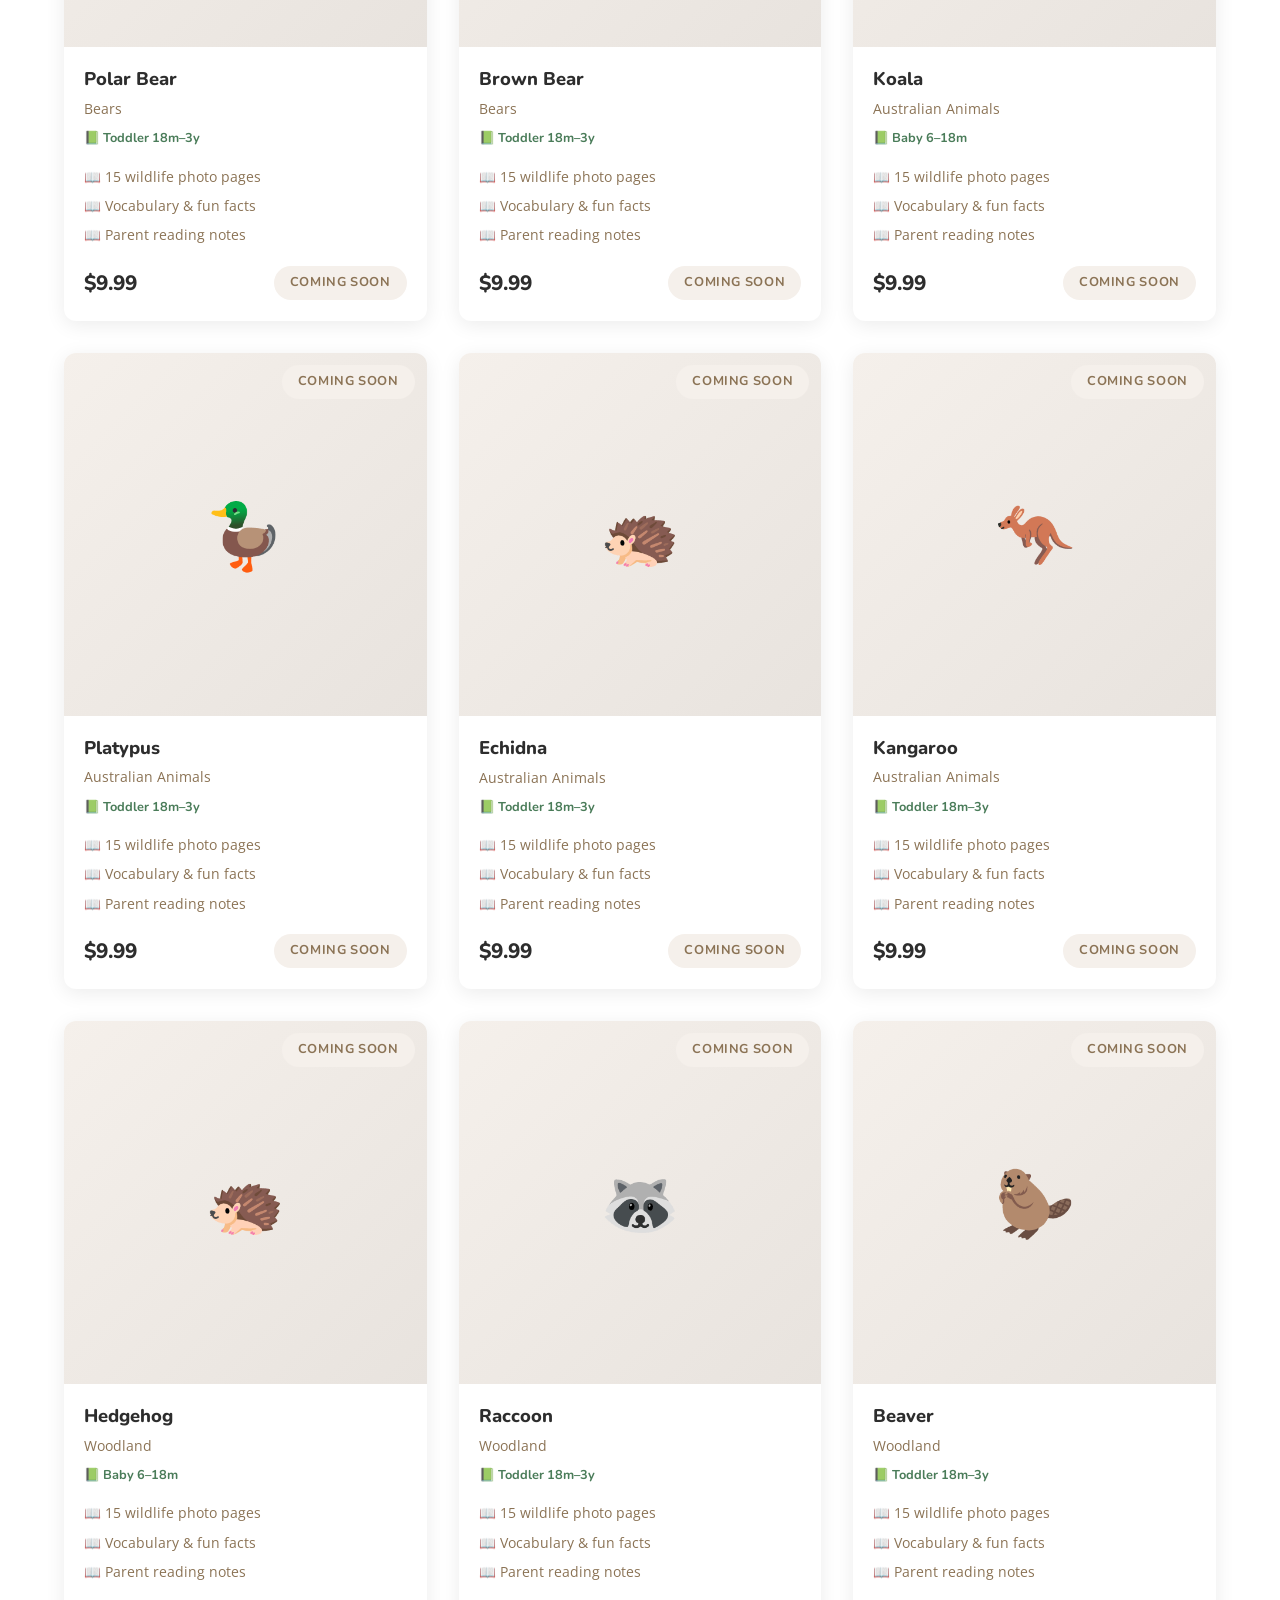
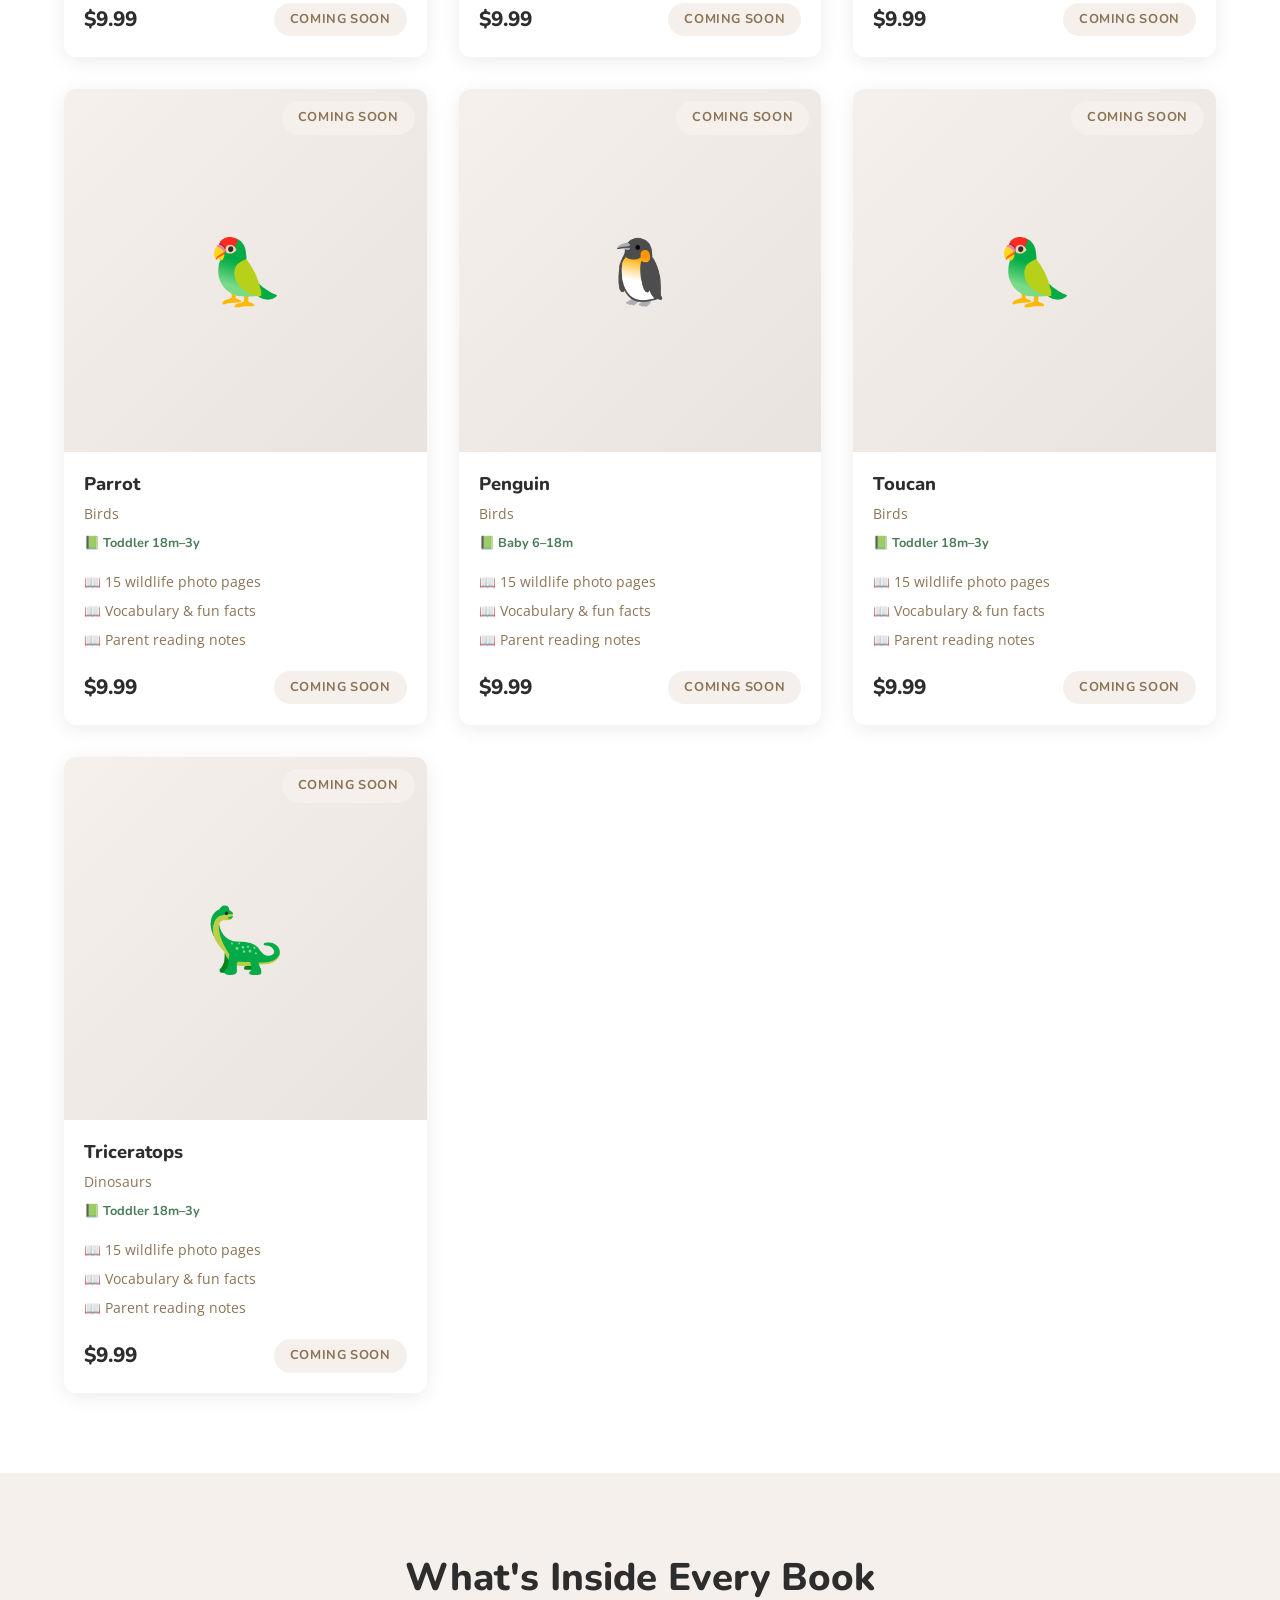
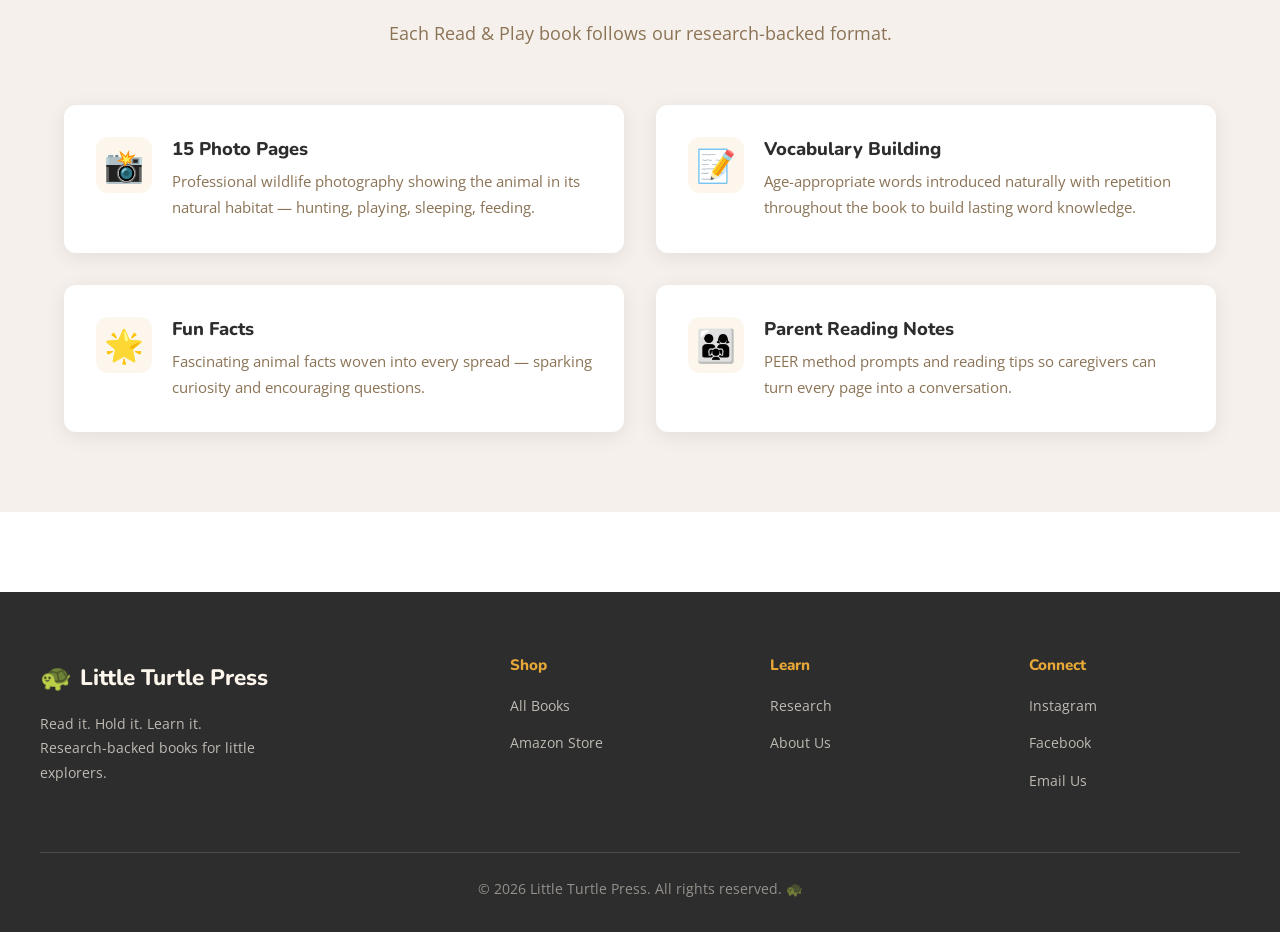
<file: books.html>
<!DOCTYPE html>
<html lang="en">
<head>
  <meta charset="UTF-8">
  <meta name="viewport" content="width=device-width, initial-scale=1.0">
  <title>Books — Little Turtle Press 🐢</title>
  <meta name="description" content="Browse the Read & Play book series. Real wildlife photography paired with figurine play for ages 0-3. Over 40 titles planned across Safari, Farm, Bears, and more.">
  <meta property="og:title" content="Read & Play Books — Little Turtle Press">
  <meta property="og:description" content="Browse the Read & Play book series. Real wildlife photography paired with figurine play for ages 0-3.">
  <meta property="og:type" content="website">
  <meta property="og:url" content="https://littleturtlepress.com/books">
  <link rel="icon" href="data:image/svg+xml,<svg xmlns='http://www.w3.org/2000/svg' viewBox='0 0 100 100'><text y='.9em' font-size='90'>🐢</text></svg>">
  <link rel="preconnect" href="https://fonts.googleapis.com">
  <link rel="preconnect" href="https://fonts.gstatic.com" crossorigin>
  <link href="https://fonts.googleapis.com/css2?family=Nunito:wght@700;800;900&family=Open+Sans:wght@400;600;700&display=swap" rel="stylesheet">
  <link rel="stylesheet" href="styles.css">
</head>
<body>

  <header class="site-header">
    <div class="header-inner">
      <a href="index.html" class="logo"><span class="turtle">🐢</span> Little Turtle Press</a>
      <nav>
        <ul class="nav-links" id="navLinks">
          <li><a href="index.html">Home</a></li>
          <li><a href="books.html" class="active">Books</a></li>
          <li><a href="research.html">Research</a></li>
          <li><a href="about.html">About</a></li>
          <li><a href="https://amazon.com" class="btn btn-primary btn-small" target="_blank">Shop on Amazon</a></li>
        </ul>
        <button class="mobile-toggle" onclick="document.getElementById('navLinks').classList.toggle('open')" aria-label="Menu">☰</button>
      </nav>
    </div>
  </header>

  <!-- Hero -->
  <section class="hero" style="padding: 80px 0 40px;">
    <div class="container">
      <h1 class="fade-in">The Read & Play Collection</h1>
      <p class="tagline fade-in">Real wildlife photography. Figurine-ready. Research-backed. Every book is designed to help your child see it, hold it, and learn it.</p>
    </div>
  </section>

  <!-- Book Info Bar -->
  <section class="section" style="padding: 40px 0 0;">
    <div class="container">
      <div style="background: var(--cream); border-radius: var(--radius-lg); padding: 32px 40px; display: flex; gap: 32px; flex-wrap: wrap; justify-content: center; text-align: center; margin-bottom: 40px;" class="fade-in">
        <div><strong style="font-family: 'Nunito', sans-serif; font-size: 1.1rem;">📖 24 Pages</strong><br><span style="font-size: 0.85rem; color: var(--soft-brown);">Per book</span></div>
        <div><strong style="font-family: 'Nunito', sans-serif; font-size: 1.1rem;">📸 15 Photos</strong><br><span style="font-size: 0.85rem; color: var(--soft-brown);">Real wildlife</span></div>
        <div><strong style="font-family: 'Nunito', sans-serif; font-size: 1.1rem;">🧒 Ages 0–3</strong><br><span style="font-size: 0.85rem; color: var(--soft-brown);">Baby & Toddler tiers</span></div>
        <div><strong style="font-family: 'Nunito', sans-serif; font-size: 1.1rem;">📐 21×21cm</strong><br><span style="font-size: 0.85rem; color: var(--soft-brown);">Perfect size</span></div>
        <div><strong style="font-family: 'Nunito', sans-serif; font-size: 1.1rem;">💰 $9.99</strong><br><span style="font-size: 0.85rem; color: var(--soft-brown);">Each on Amazon</span></div>
      </div>
    </div>
  </section>

  <!-- Filters + Books -->
  <section class="section" style="padding-top: 20px;">
    <div class="container">
      <div class="filter-bar fade-in">
        <button class="filter-btn active" data-filter="all">All Animals</button>
        <button class="filter-btn" data-filter="safari">🦁 Safari</button>
        <button class="filter-btn" data-filter="farm">🐄 Farm</button>
        <button class="filter-btn" data-filter="bears">🐻 Bears</button>
        <button class="filter-btn" data-filter="australian">🐨 Australian</button>
        <button class="filter-btn" data-filter="woodland">🌲 Woodland</button>
        <button class="filter-btn" data-filter="birds">🐦 Birds</button>
        <button class="filter-btn" data-filter="dinosaurs">🦕 Dinosaurs</button>
      </div>

      <div class="books-grid" id="booksGrid">
        <!-- Books will be rendered by JS -->
      </div>
    </div>
  </section>

  <!-- What's Inside -->
  <section class="section section-alt">
    <div class="container">
      <div class="section-header fade-in">
        <h2>What's Inside Every Book</h2>
        <p>Each Read & Play book follows our research-backed format.</p>
      </div>
      <div class="usp-grid">
        <div class="usp-card fade-in">
          <div class="usp-icon">📸</div>
          <div>
            <h3>15 Photo Pages</h3>
            <p>Professional wildlife photography showing the animal in its natural habitat — hunting, playing, sleeping, feeding.</p>
          </div>
        </div>
        <div class="usp-card fade-in">
          <div class="usp-icon">📝</div>
          <div>
            <h3>Vocabulary Building</h3>
            <p>Age-appropriate words introduced naturally with repetition throughout the book to build lasting word knowledge.</p>
          </div>
        </div>
        <div class="usp-card fade-in">
          <div class="usp-icon">🌟</div>
          <div>
            <h3>Fun Facts</h3>
            <p>Fascinating animal facts woven into every spread — sparking curiosity and encouraging questions.</p>
          </div>
        </div>
        <div class="usp-card fade-in">
          <div class="usp-icon">👨‍👩‍👧</div>
          <div>
            <h3>Parent Reading Notes</h3>
            <p>PEER method prompts and reading tips so caregivers can turn every page into a conversation.</p>
          </div>
        </div>
      </div>
    </div>
  </section>

  <footer class="site-footer">
    <div class="footer-inner">
      <div class="footer-brand">
        <div class="logo"><span class="turtle">🐢</span> Little Turtle Press</div>
        <p>Read it. Hold it. Learn it.<br>Research-backed books for little explorers.</p>
      </div>
      <div class="footer-col">
        <h4>Shop</h4>
        <ul>
          <li><a href="books.html">All Books</a></li>
          <li><a href="https://amazon.com" target="_blank">Amazon Store</a></li>
        </ul>
      </div>
      <div class="footer-col">
        <h4>Learn</h4>
        <ul>
          <li><a href="research.html">Research</a></li>
          <li><a href="about.html">About Us</a></li>
        </ul>
      </div>
      <div class="footer-col">
        <h4>Connect</h4>
        <ul>
          <li><a href="#">Instagram</a></li>
          <li><a href="#">Facebook</a></li>
          <li><a href="mailto:hello@littleturtlepress.com">Email Us</a></li>
        </ul>
      </div>
    </div>
    <div class="footer-bottom">© 2026 Little Turtle Press. All rights reserved. 🐢</div>
  </footer>

  <script>
    const books = [
      { name: 'Lion', emoji: '🦁', series: 'safari', seriesName: 'Safari Animals', tier: 'Toddler 18m–3y', available: true },
      { name: 'Giraffe', emoji: '🦒', series: 'safari', seriesName: 'Safari Animals', tier: 'Toddler 18m–3y', available: false },
      { name: 'Elephant', emoji: '🐘', series: 'safari', seriesName: 'Safari Animals', tier: 'Baby 6–18m', available: false },
      { name: 'Tiger', emoji: '🐅', series: 'safari', seriesName: 'Safari Animals', tier: 'Toddler 18m–3y', available: false },
      { name: 'Rhinoceros', emoji: '🦏', series: 'safari', seriesName: 'Safari Animals', tier: 'Toddler 18m–3y', available: false },
      { name: 'Hippo', emoji: '🦛', series: 'safari', seriesName: 'Safari Animals', tier: 'Baby 6–18m', available: false },
      { name: 'Cheetah', emoji: '🐆', series: 'safari', seriesName: 'Safari Animals', tier: 'Toddler 18m–3y', available: false },
      { name: 'Leopard', emoji: '🐆', series: 'safari', seriesName: 'Safari Animals', tier: 'Toddler 18m–3y', available: false },
      { name: 'Gorilla', emoji: '🦍', series: 'safari', seriesName: 'Safari Animals', tier: 'Toddler 18m–3y', available: false },
      { name: 'Monkey', emoji: '🐒', series: 'safari', seriesName: 'Safari Animals', tier: 'Baby 6–18m', available: false },
      { name: 'Crocodile', emoji: '🐊', series: 'safari', seriesName: 'Safari Animals', tier: 'Toddler 18m–3y', available: false },
      { name: 'Alligator', emoji: '🐊', series: 'safari', seriesName: 'Safari Animals', tier: 'Toddler 18m–3y', available: false },
      { name: 'Panda', emoji: '🐼', series: 'safari', seriesName: 'Safari Animals', tier: 'Baby 6–18m', available: false },
      { name: 'Red Panda', emoji: '🔴🐼', series: 'safari', seriesName: 'Safari Animals', tier: 'Toddler 18m–3y', available: false },
      { name: 'Camel', emoji: '🐪', series: 'safari', seriesName: 'Safari Animals', tier: 'Toddler 18m–3y', available: false },
      { name: 'Cow', emoji: '🐄', series: 'farm', seriesName: 'Farm Animals', tier: 'Baby 6–18m', available: false },
      { name: 'Sheep', emoji: '🐑', series: 'farm', seriesName: 'Farm Animals', tier: 'Baby 6–18m', available: false },
      { name: 'Horse', emoji: '🐴', series: 'farm', seriesName: 'Farm Animals', tier: 'Toddler 18m–3y', available: false },
      { name: 'Donkey', emoji: '🫏', series: 'farm', seriesName: 'Farm Animals', tier: 'Toddler 18m–3y', available: false },
      { name: 'Chicken', emoji: '🐔', series: 'farm', seriesName: 'Farm Animals', tier: 'Baby 6–18m', available: false },
      { name: 'Rooster', emoji: '🐓', series: 'farm', seriesName: 'Farm Animals', tier: 'Toddler 18m–3y', available: false },
      { name: 'Goose', emoji: '🪿', series: 'farm', seriesName: 'Farm Animals', tier: 'Toddler 18m–3y', available: false },
      { name: 'Cat', emoji: '🐱', series: 'farm', seriesName: 'Farm Animals', tier: 'Baby 6–18m', available: false },
      { name: 'Black Bear', emoji: '🐻', series: 'bears', seriesName: 'Bears', tier: 'Toddler 18m–3y', available: false },
      { name: 'Polar Bear', emoji: '🐻‍❄️', series: 'bears', seriesName: 'Bears', tier: 'Toddler 18m–3y', available: false },
      { name: 'Brown Bear', emoji: '🐻', series: 'bears', seriesName: 'Bears', tier: 'Toddler 18m–3y', available: false },
      { name: 'Koala', emoji: '🐨', series: 'australian', seriesName: 'Australian Animals', tier: 'Baby 6–18m', available: false },
      { name: 'Platypus', emoji: '🦆', series: 'australian', seriesName: 'Australian Animals', tier: 'Toddler 18m–3y', available: false },
      { name: 'Echidna', emoji: '🦔', series: 'australian', seriesName: 'Australian Animals', tier: 'Toddler 18m–3y', available: false },
      { name: 'Kangaroo', emoji: '🦘', series: 'australian', seriesName: 'Australian Animals', tier: 'Toddler 18m–3y', available: false },
      { name: 'Hedgehog', emoji: '🦔', series: 'woodland', seriesName: 'Woodland', tier: 'Baby 6–18m', available: false },
      { name: 'Raccoon', emoji: '🦝', series: 'woodland', seriesName: 'Woodland', tier: 'Toddler 18m–3y', available: false },
      { name: 'Beaver', emoji: '🦫', series: 'woodland', seriesName: 'Woodland', tier: 'Toddler 18m–3y', available: false },
      { name: 'Parrot', emoji: '🦜', series: 'birds', seriesName: 'Birds', tier: 'Toddler 18m–3y', available: false },
      { name: 'Penguin', emoji: '🐧', series: 'birds', seriesName: 'Birds', tier: 'Baby 6–18m', available: false },
      { name: 'Toucan', emoji: '🦜', series: 'birds', seriesName: 'Birds', tier: 'Toddler 18m–3y', available: false },
      { name: 'Triceratops', emoji: '🦕', series: 'dinosaurs', seriesName: 'Dinosaurs', tier: 'Toddler 18m–3y', available: false },
    ];

    function renderBooks(filter) {
      const grid = document.getElementById('booksGrid');
      const filtered = filter === 'all' ? books : books.filter(b => b.series === filter);
      grid.innerHTML = filtered.map(b => `
        <div class="book-card fade-in visible" data-series="${b.series}">
          <div class="card-cover" style="background: linear-gradient(135deg, ${b.available ? '#FDF6EC' : '#F5F0EB'}, ${b.available ? '#F5F0EB' : '#E8E3DE'});">
            <span style="font-size: 4rem;">${b.emoji}</span>
            ${b.available
              ? '<span class="card-badge badge badge-gold">Available Now</span>'
              : '<span class="card-badge badge badge-grey">Coming Soon</span>'}
          </div>
          <div class="card-body">
            <h3>${b.name}</h3>
            <div class="card-series">${b.seriesName}</div>
            <div class="card-tier">📗 ${b.tier}</div>
            <ul class="card-features">
              <li>15 wildlife photo pages</li>
              <li>Vocabulary & fun facts</li>
              <li>Parent reading notes</li>
            </ul>
            <div class="card-footer">
              <span class="card-price">$9.99</span>
              ${b.available
                ? '<a href="https://amazon.com" class="btn btn-primary btn-small" target="_blank">Buy on Amazon</a>'
                : '<span class="badge badge-grey">Coming Soon</span>'}
            </div>
          </div>
        </div>
      `).join('');
    }

    // Filter buttons
    document.querySelectorAll('.filter-btn').forEach(btn => {
      btn.addEventListener('click', () => {
        document.querySelectorAll('.filter-btn').forEach(b => b.classList.remove('active'));
        btn.classList.add('active');
        renderBooks(btn.dataset.filter);
      });
    });

    // Initial render
    renderBooks('all');

    // Scroll animations
    const observer = new IntersectionObserver((entries) => {
      entries.forEach(entry => {
        if (entry.isIntersecting) entry.target.classList.add('visible');
      });
    }, { threshold: 0.1, rootMargin: '0px 0px -40px 0px' });
    document.querySelectorAll('.fade-in').forEach(el => observer.observe(el));
  </script>

</body>
</html>
</file>
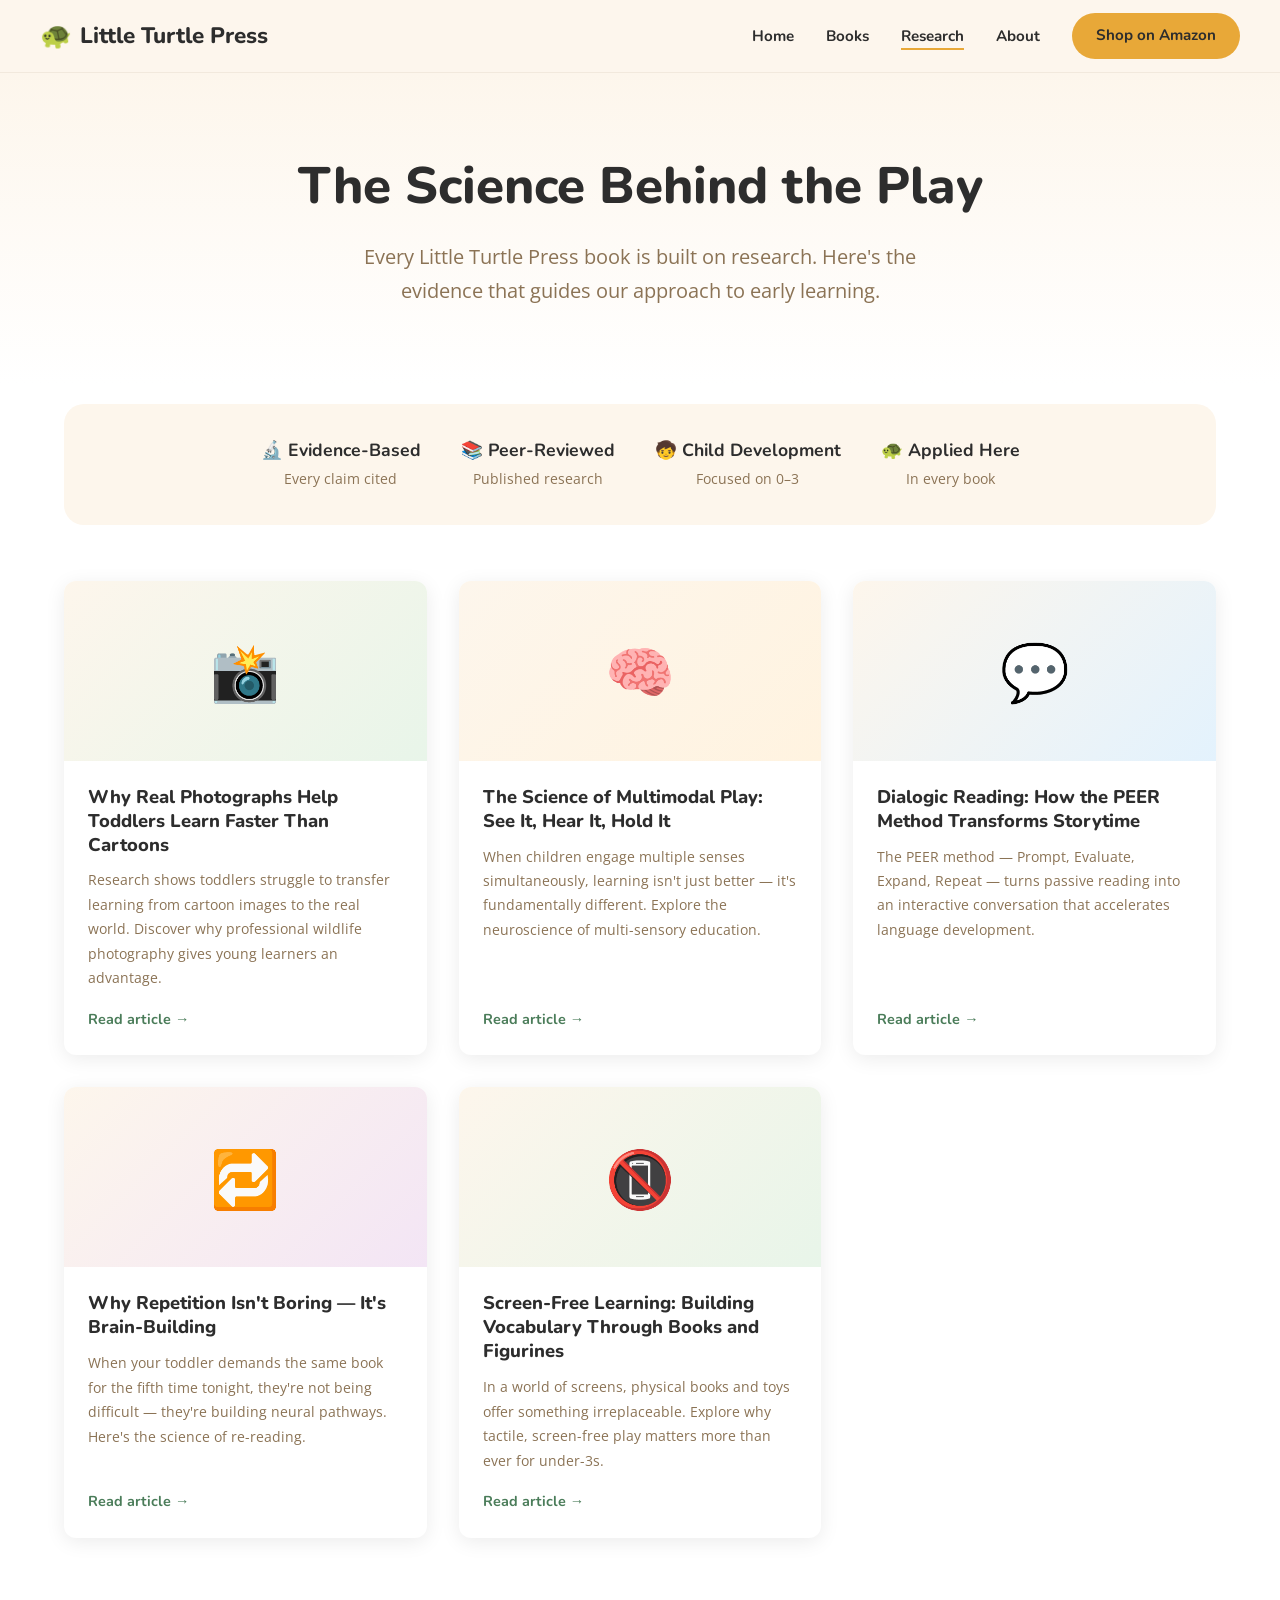
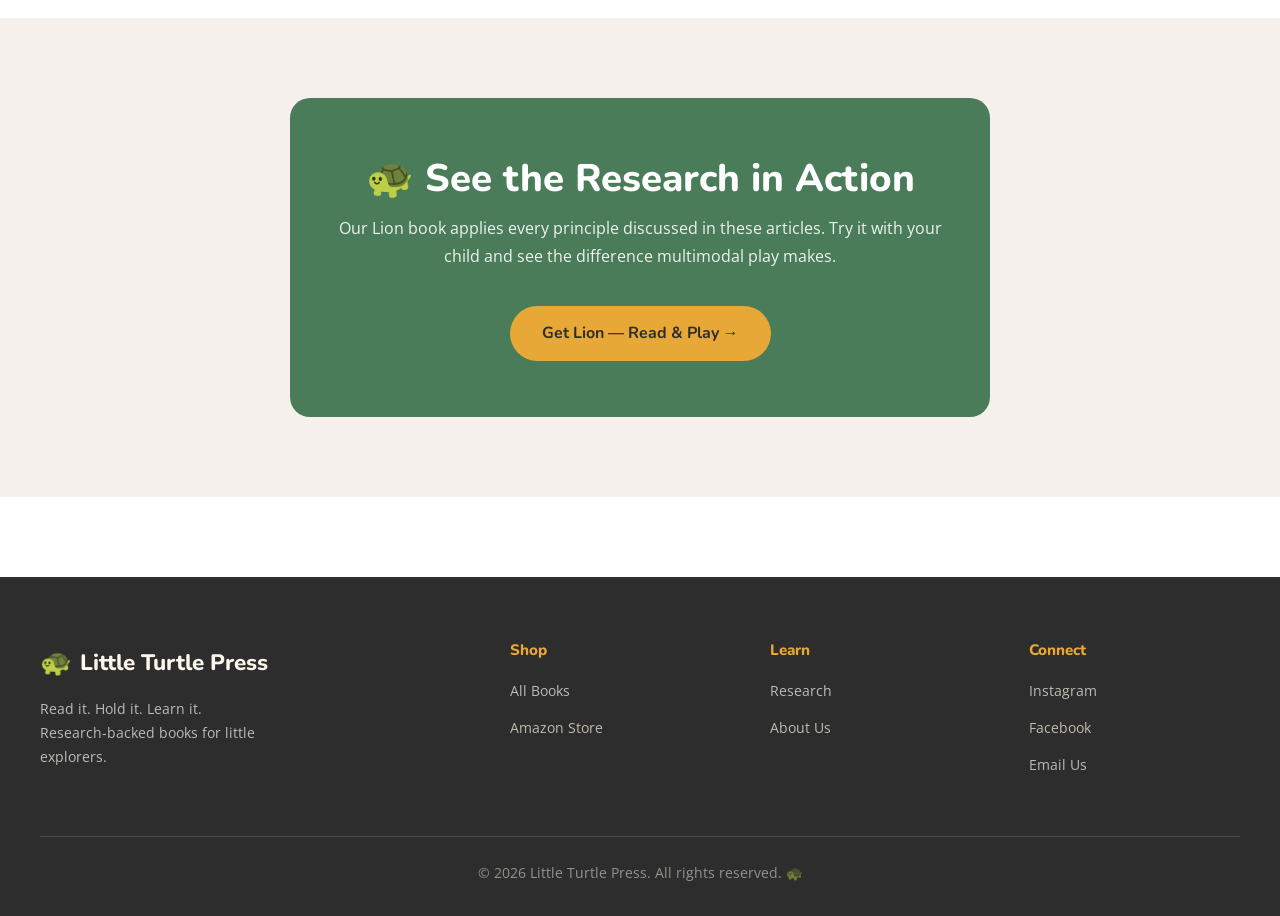
<file: research.html>
<!DOCTYPE html>
<html lang="en">
<head>
  <meta charset="UTF-8">
  <meta name="viewport" content="width=device-width, initial-scale=1.0">
  <title>Research — Little Turtle Press 🐢</title>
  <meta name="description" content="The science behind our books. Explore research on multimodal learning, dialogic reading, real photography vs cartoons, and screen-free play.">
  <meta property="og:title" content="Research — Little Turtle Press">
  <meta property="og:description" content="The science behind our books. Research on multimodal learning, dialogic reading, and screen-free play.">
  <meta property="og:type" content="website">
  <meta property="og:url" content="https://littleturtlepress.com/research">
  <link rel="icon" href="data:image/svg+xml,<svg xmlns='http://www.w3.org/2000/svg' viewBox='0 0 100 100'><text y='.9em' font-size='90'>🐢</text></svg>">
  <link rel="preconnect" href="https://fonts.googleapis.com">
  <link rel="preconnect" href="https://fonts.gstatic.com" crossorigin>
  <link href="https://fonts.googleapis.com/css2?family=Nunito:wght@700;800;900&family=Open+Sans:wght@400;600;700&display=swap" rel="stylesheet">
  <link rel="stylesheet" href="styles.css">
</head>
<body>

  <header class="site-header">
    <div class="header-inner">
      <a href="index.html" class="logo"><span class="turtle">🐢</span> Little Turtle Press</a>
      <nav>
        <ul class="nav-links" id="navLinks">
          <li><a href="index.html">Home</a></li>
          <li><a href="books.html">Books</a></li>
          <li><a href="research.html" class="active">Research</a></li>
          <li><a href="about.html">About</a></li>
          <li><a href="https://amazon.com" class="btn btn-primary btn-small" target="_blank">Shop on Amazon</a></li>
        </ul>
        <button class="mobile-toggle" onclick="document.getElementById('navLinks').classList.toggle('open')" aria-label="Menu">☰</button>
      </nav>
    </div>
  </header>

  <section class="hero" style="padding: 80px 0 40px;">
    <div class="container">
      <h1 class="fade-in">The Science Behind the Play</h1>
      <p class="tagline fade-in">Every Little Turtle Press book is built on research. Here's the evidence that guides our approach to early learning.</p>
    </div>
  </section>

  <section class="section" style="padding-top: 20px;">
    <div class="container">
      <!-- Key Stats -->
      <div style="background: var(--cream); border-radius: var(--radius-lg); padding: 32px 40px; display: flex; gap: 40px; flex-wrap: wrap; justify-content: center; text-align: center; margin-bottom: 56px;" class="fade-in">
        <div><strong style="font-family: 'Nunito', sans-serif; font-size: 1.1rem;">🔬 Evidence-Based</strong><br><span style="font-size: 0.85rem; color: var(--soft-brown);">Every claim cited</span></div>
        <div><strong style="font-family: 'Nunito', sans-serif; font-size: 1.1rem;">📚 Peer-Reviewed</strong><br><span style="font-size: 0.85rem; color: var(--soft-brown);">Published research</span></div>
        <div><strong style="font-family: 'Nunito', sans-serif; font-size: 1.1rem;">🧒 Child Development</strong><br><span style="font-size: 0.85rem; color: var(--soft-brown);">Focused on 0–3</span></div>
        <div><strong style="font-family: 'Nunito', sans-serif; font-size: 1.1rem;">🐢 Applied Here</strong><br><span style="font-size: 0.85rem; color: var(--soft-brown);">In every book</span></div>
      </div>

      <div class="articles-grid">
        <a href="articles/real-photographs.html" class="article-card fade-in">
          <div class="article-thumb" style="background: linear-gradient(135deg, #FDF6EC, #E8F5E9);">📸</div>
          <div class="article-body">
            <h3>Why Real Photographs Help Toddlers Learn Faster Than Cartoons</h3>
            <p>Research shows toddlers struggle to transfer learning from cartoon images to the real world. Discover why professional wildlife photography gives young learners an advantage.</p>
            <span class="read-more">Read article →</span>
          </div>
        </a>

        <a href="articles/multimodal-play.html" class="article-card fade-in">
          <div class="article-thumb" style="background: linear-gradient(135deg, #FDF6EC, #FFF3E0);">🧠</div>
          <div class="article-body">
            <h3>The Science of Multimodal Play: See It, Hear It, Hold It</h3>
            <p>When children engage multiple senses simultaneously, learning isn't just better — it's fundamentally different. Explore the neuroscience of multi-sensory education.</p>
            <span class="read-more">Read article →</span>
          </div>
        </a>

        <a href="articles/dialogic-reading.html" class="article-card fade-in">
          <div class="article-thumb" style="background: linear-gradient(135deg, #FDF6EC, #E3F2FD);">💬</div>
          <div class="article-body">
            <h3>Dialogic Reading: How the PEER Method Transforms Storytime</h3>
            <p>The PEER method — Prompt, Evaluate, Expand, Repeat — turns passive reading into an interactive conversation that accelerates language development.</p>
            <span class="read-more">Read article →</span>
          </div>
        </a>

        <a href="articles/repetition.html" class="article-card fade-in">
          <div class="article-thumb" style="background: linear-gradient(135deg, #FDF6EC, #F3E5F5);">🔁</div>
          <div class="article-body">
            <h3>Why Repetition Isn't Boring — It's Brain-Building</h3>
            <p>When your toddler demands the same book for the fifth time tonight, they're not being difficult — they're building neural pathways. Here's the science of re-reading.</p>
            <span class="read-more">Read article →</span>
          </div>
        </a>

        <a href="articles/screen-free-learning.html" class="article-card fade-in">
          <div class="article-thumb" style="background: linear-gradient(135deg, #FDF6EC, #E8F5E9);">📵</div>
          <div class="article-body">
            <h3>Screen-Free Learning: Building Vocabulary Through Books and Figurines</h3>
            <p>In a world of screens, physical books and toys offer something irreplaceable. Explore why tactile, screen-free play matters more than ever for under-3s.</p>
            <span class="read-more">Read article →</span>
          </div>
        </a>
      </div>
    </div>
  </section>

  <!-- CTA -->
  <section class="section section-alt">
    <div class="container">
      <div class="newsletter fade-in">
        <h2>🐢 See the Research in Action</h2>
        <p>Our Lion book applies every principle discussed in these articles. Try it with your child and see the difference multimodal play makes.</p>
        <a href="https://amazon.com" class="btn btn-primary" target="_blank" style="margin-top: 8px;">Get Lion — Read & Play →</a>
      </div>
    </div>
  </section>

  <footer class="site-footer">
    <div class="footer-inner">
      <div class="footer-brand">
        <div class="logo"><span class="turtle">🐢</span> Little Turtle Press</div>
        <p>Read it. Hold it. Learn it.<br>Research-backed books for little explorers.</p>
      </div>
      <div class="footer-col">
        <h4>Shop</h4>
        <ul>
          <li><a href="books.html">All Books</a></li>
          <li><a href="https://amazon.com" target="_blank">Amazon Store</a></li>
        </ul>
      </div>
      <div class="footer-col">
        <h4>Learn</h4>
        <ul>
          <li><a href="research.html">Research</a></li>
          <li><a href="about.html">About Us</a></li>
        </ul>
      </div>
      <div class="footer-col">
        <h4>Connect</h4>
        <ul>
          <li><a href="#">Instagram</a></li>
          <li><a href="#">Facebook</a></li>
          <li><a href="mailto:hello@littleturtlepress.com">Email Us</a></li>
        </ul>
      </div>
    </div>
    <div class="footer-bottom">© 2026 Little Turtle Press. All rights reserved. 🐢</div>
  </footer>

  <script>
    const observer = new IntersectionObserver((entries) => {
      entries.forEach(entry => { if (entry.isIntersecting) entry.target.classList.add('visible'); });
    }, { threshold: 0.1, rootMargin: '0px 0px -40px 0px' });
    document.querySelectorAll('.fade-in').forEach(el => observer.observe(el));
  </script>

</body>
</html>
</file>
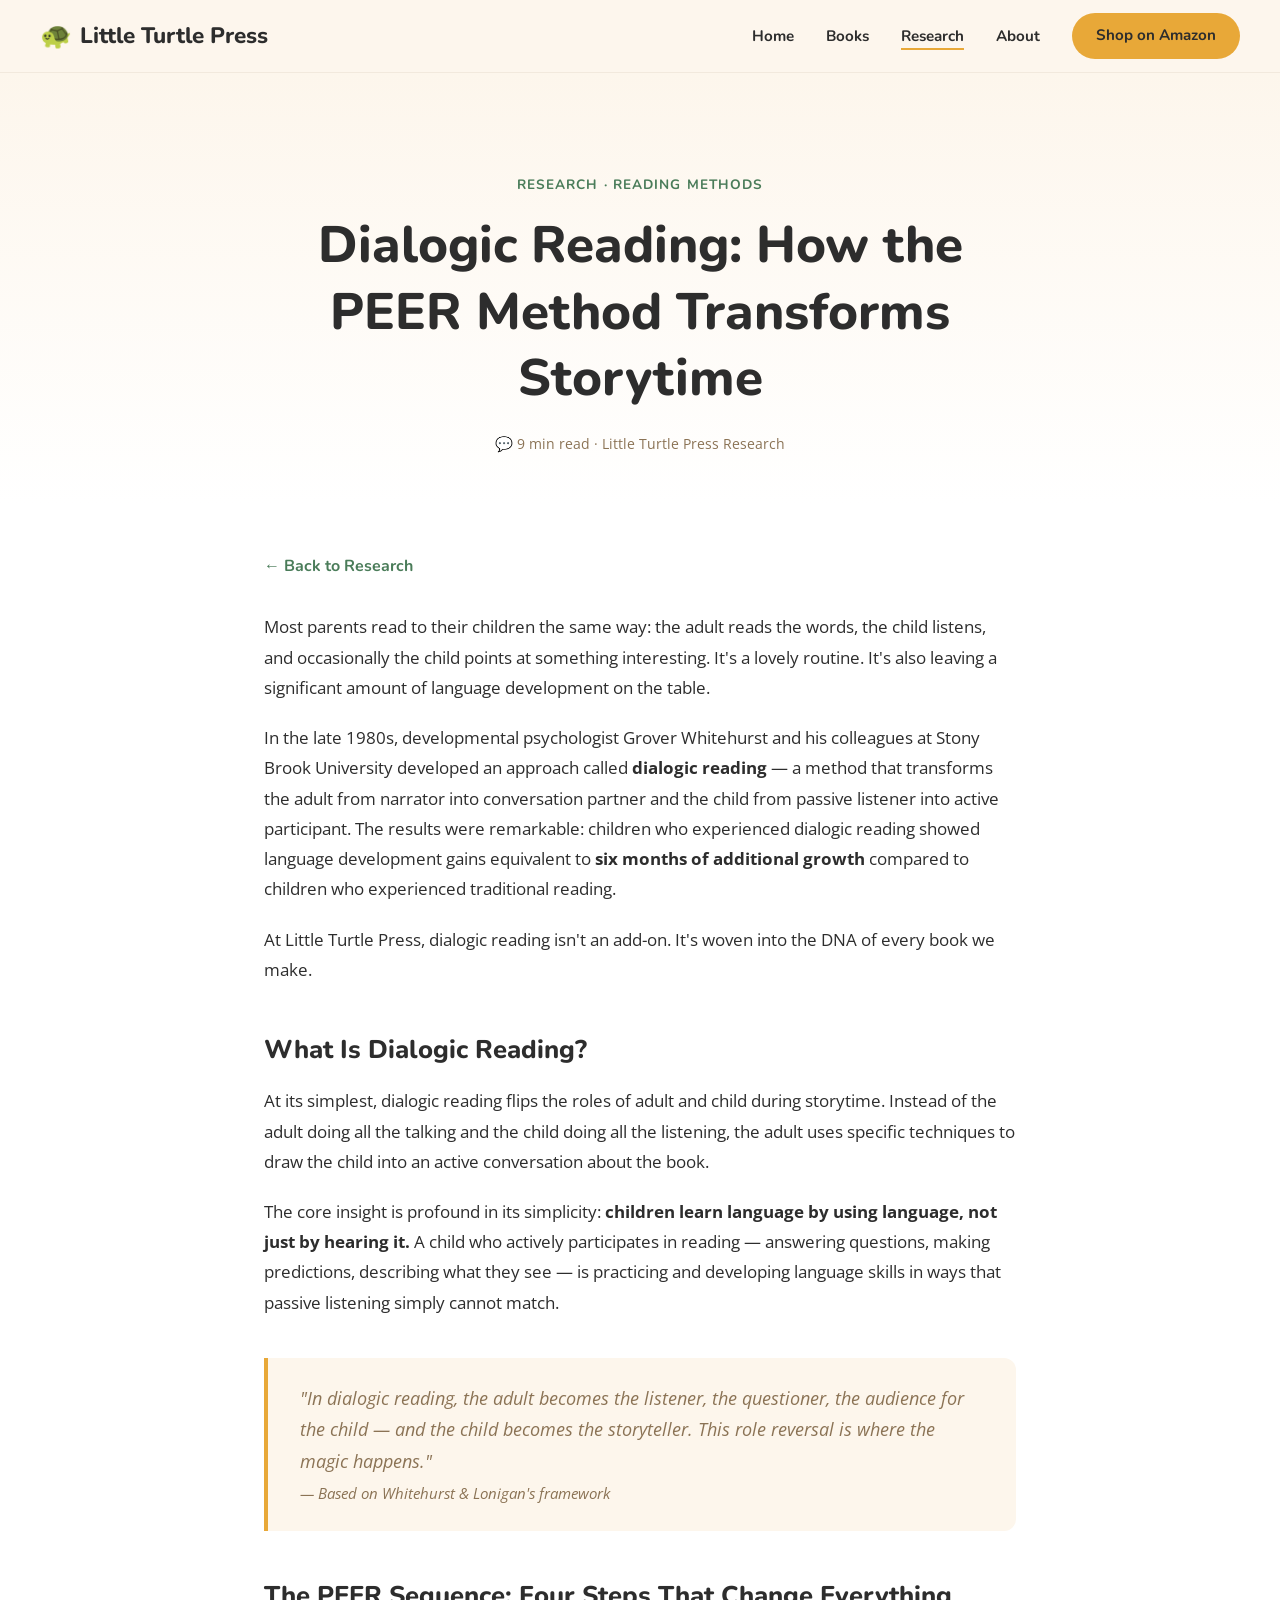
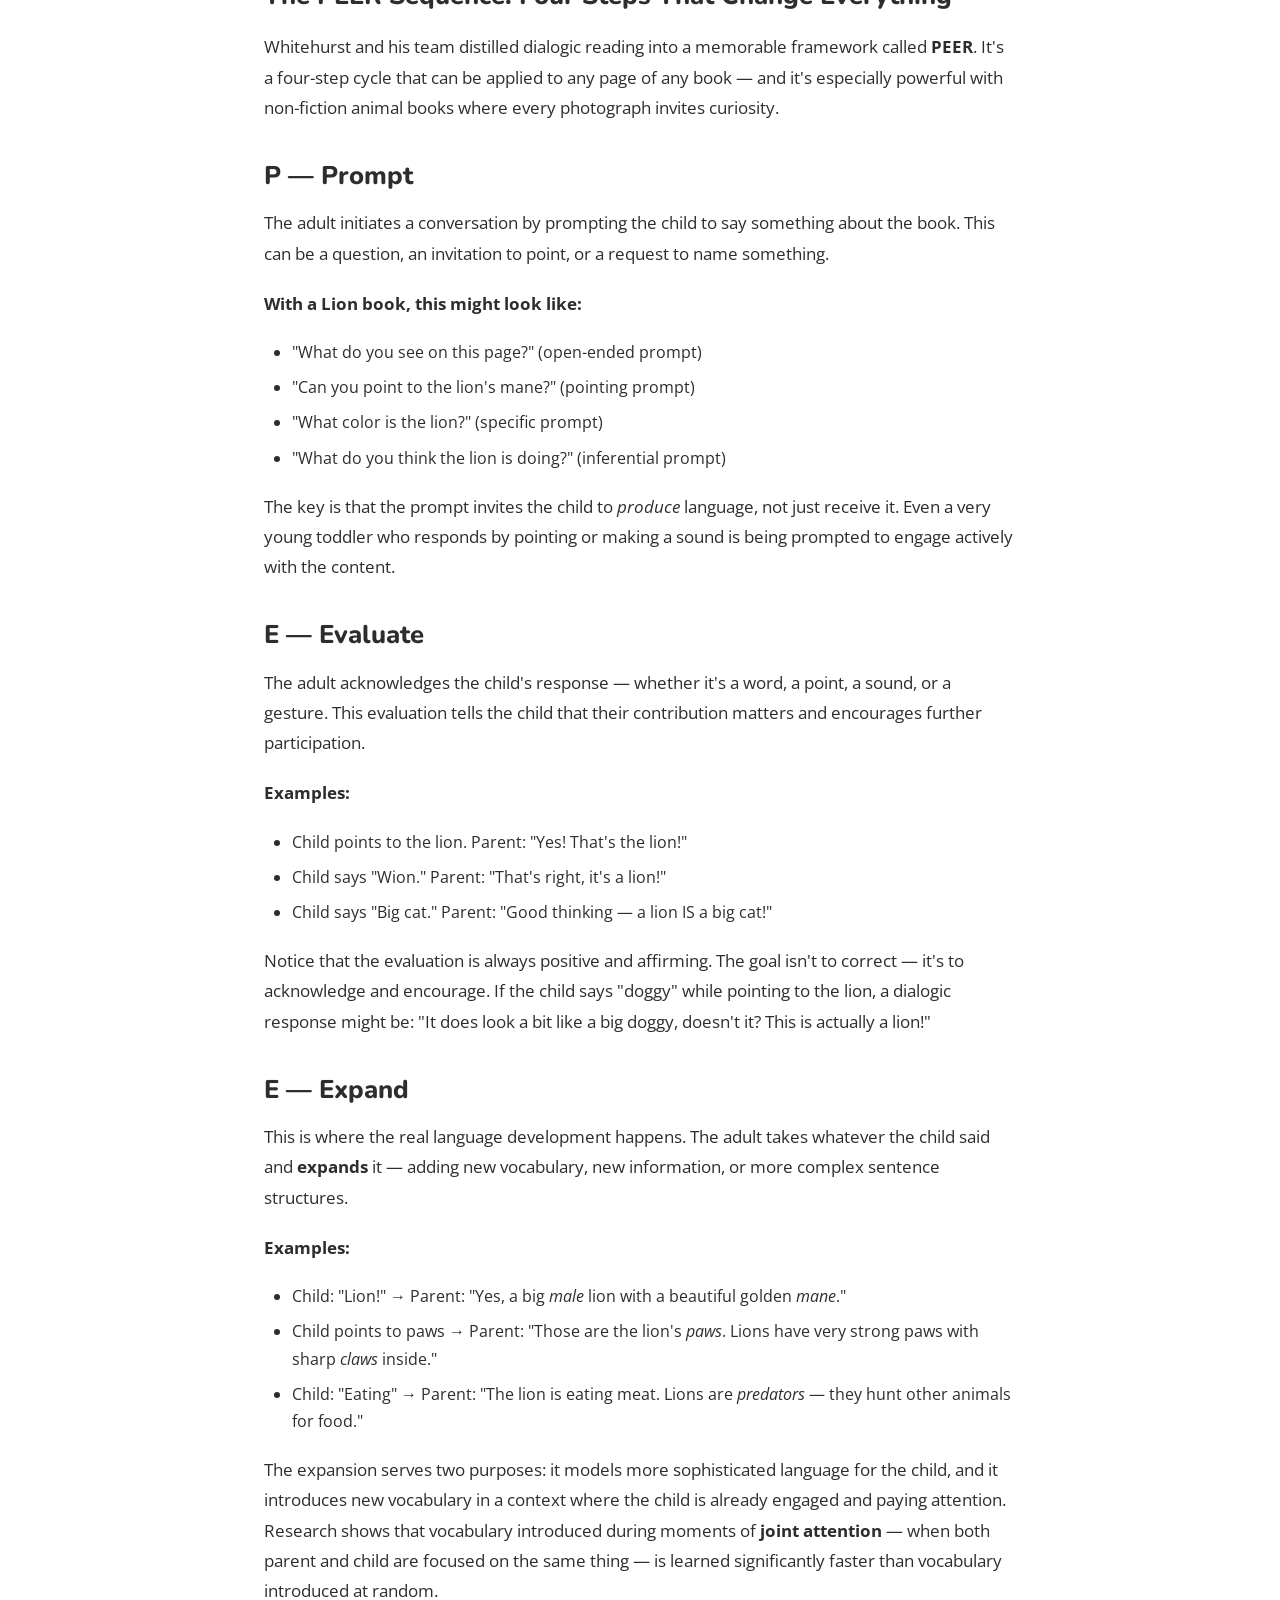
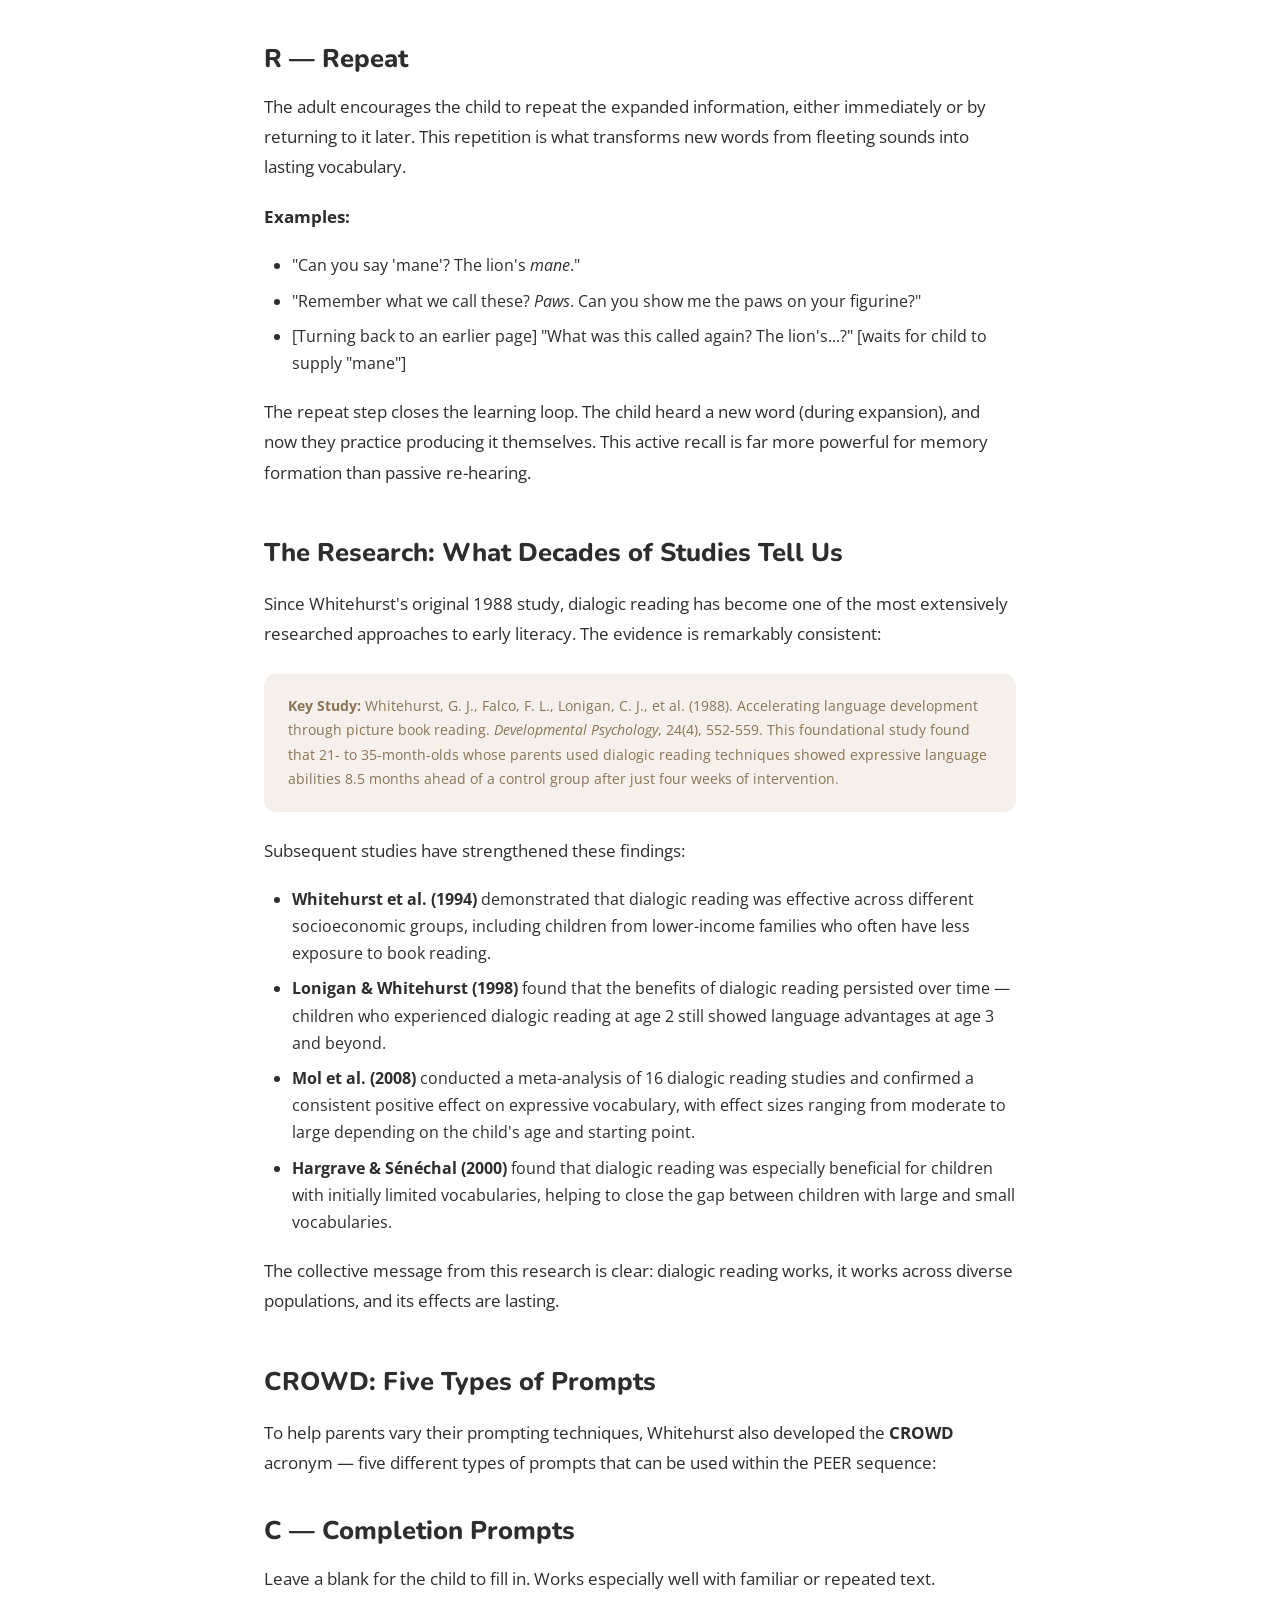
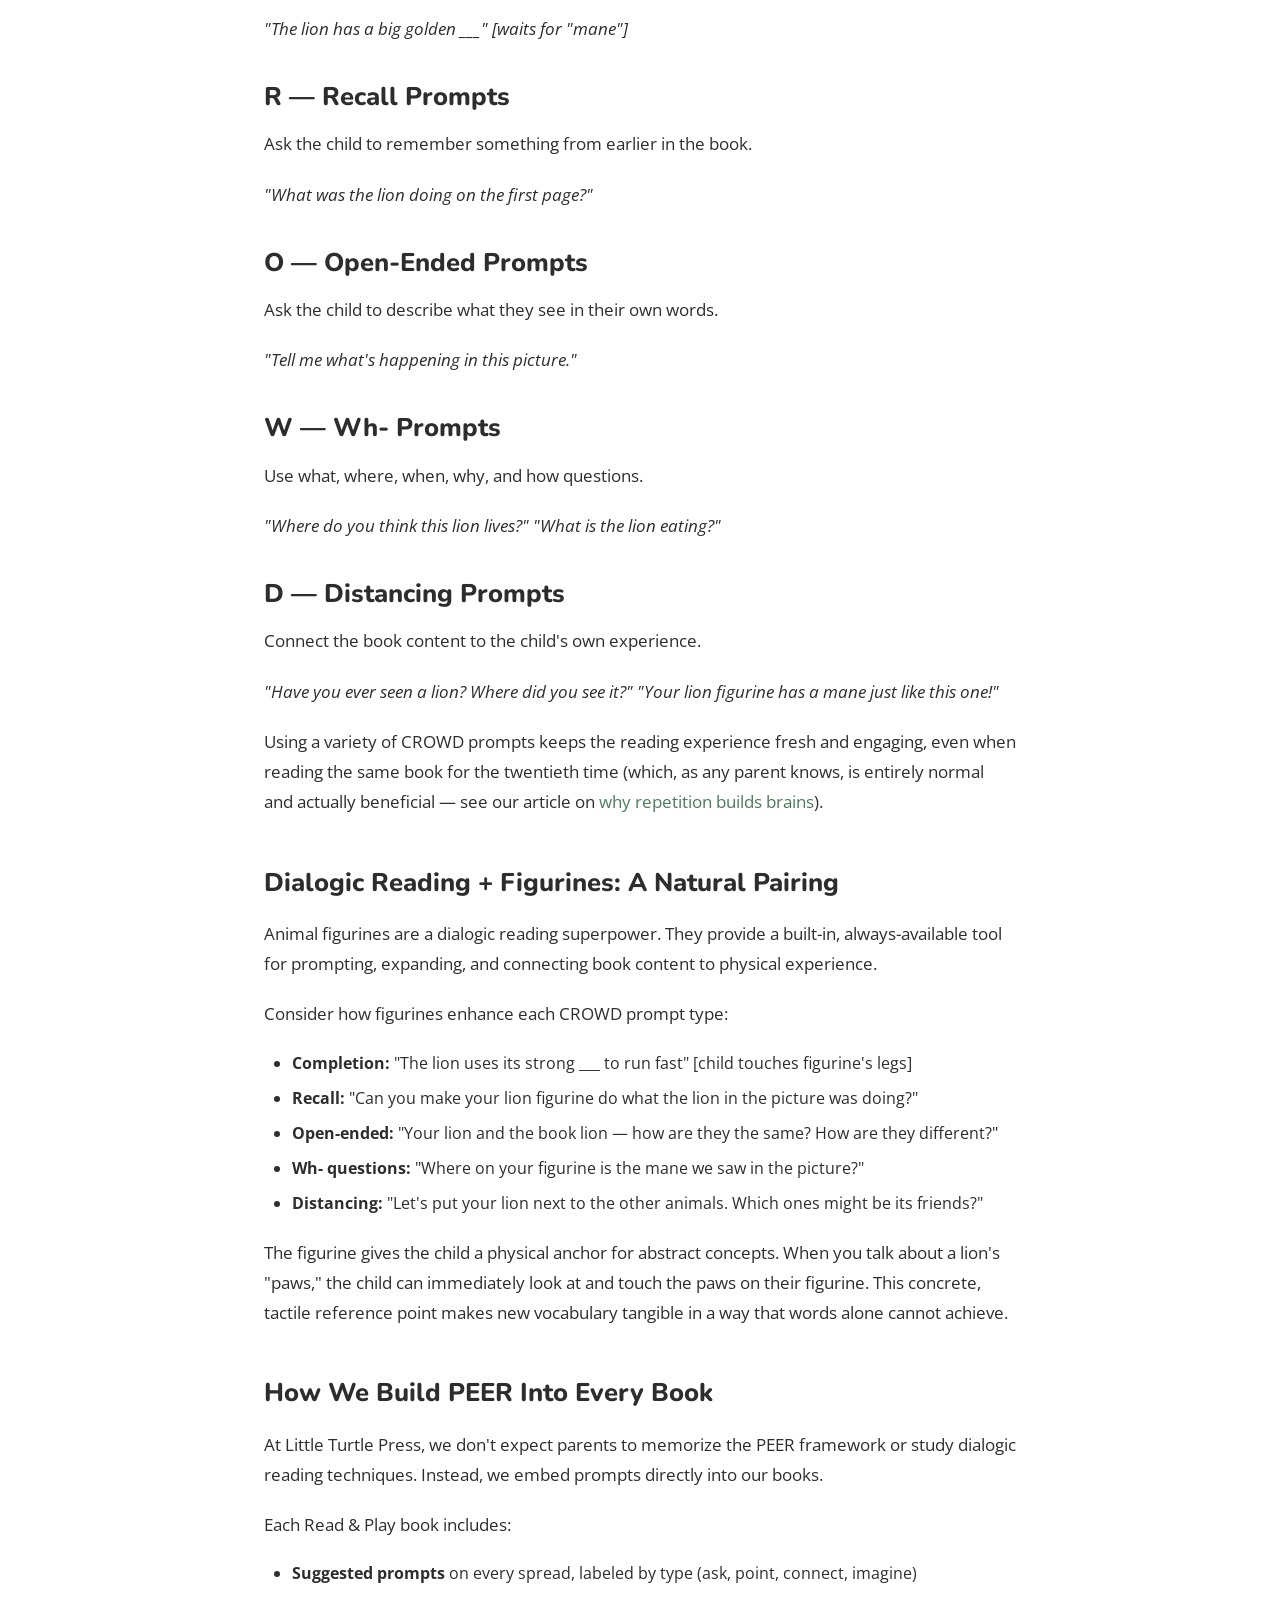
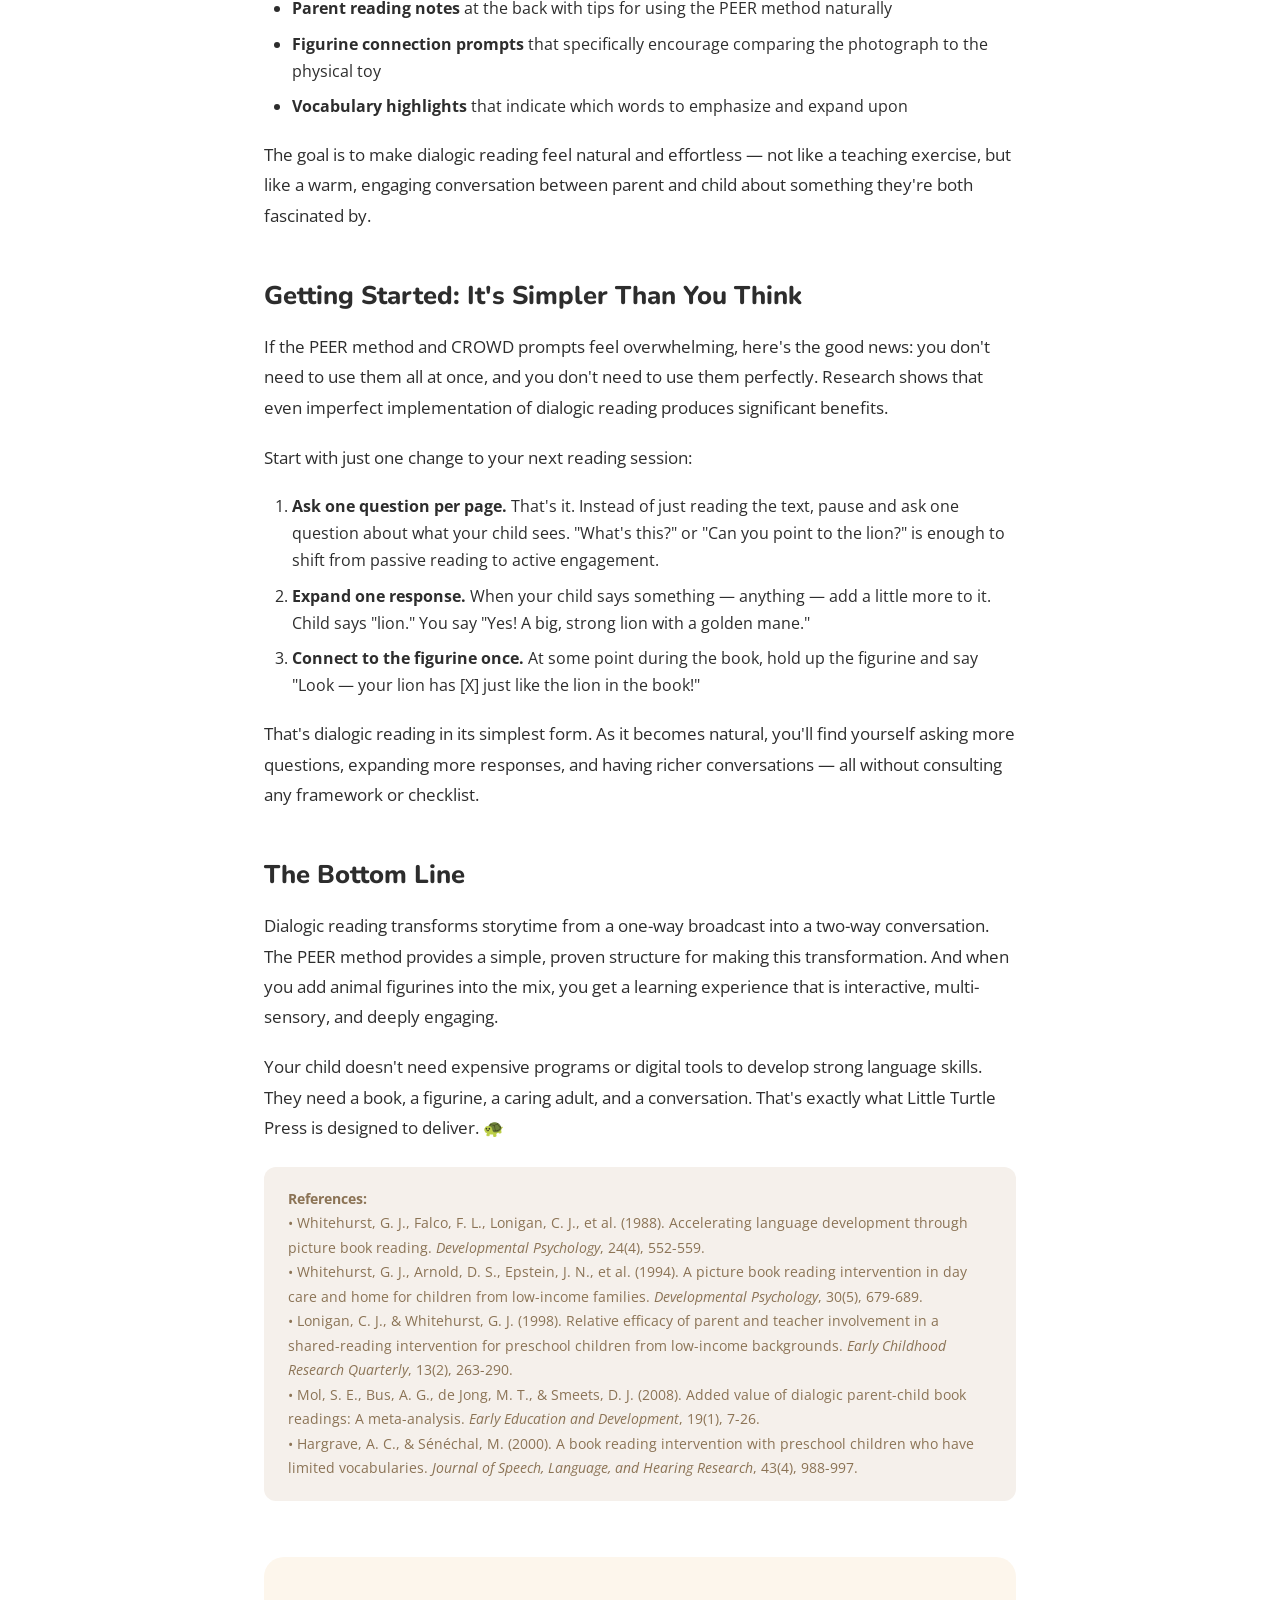
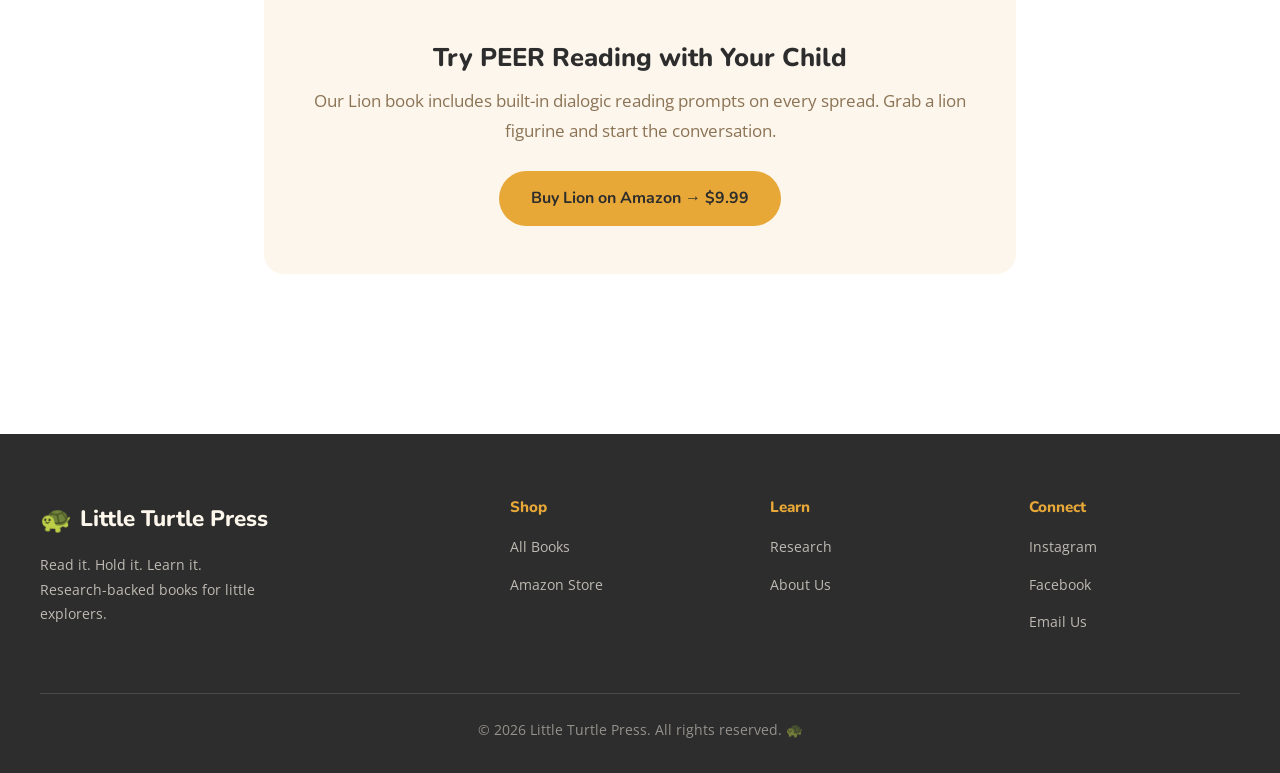
<file: articles/dialogic-reading.html>
<!DOCTYPE html>
<html lang="en">
<head>
  <meta charset="UTF-8">
  <meta name="viewport" content="width=device-width, initial-scale=1.0">
  <title>Dialogic Reading: How the PEER Method Transforms Storytime — Little Turtle Press 🐢</title>
  <meta name="description" content="The PEER method — Prompt, Evaluate, Expand, Repeat — turns passive reading into interactive conversation that accelerates language development in toddlers.">
  <meta property="og:title" content="Dialogic Reading: How the PEER Method Transforms Storytime">
  <meta property="og:description" content="Turn passive reading into interactive conversation that accelerates language development.">
  <meta property="og:type" content="article">
  <link rel="icon" href="data:image/svg+xml,<svg xmlns='http://www.w3.org/2000/svg' viewBox='0 0 100 100'><text y='.9em' font-size='90'>🐢</text></svg>">
  <link rel="preconnect" href="https://fonts.googleapis.com">
  <link rel="preconnect" href="https://fonts.gstatic.com" crossorigin>
  <link href="https://fonts.googleapis.com/css2?family=Nunito:wght@700;800;900&family=Open+Sans:wght@400;600;700&display=swap" rel="stylesheet">
  <link rel="stylesheet" href="../styles.css">
</head>
<body>

  <header class="site-header">
    <div class="header-inner">
      <a href="../index.html" class="logo"><span class="turtle">🐢</span> Little Turtle Press</a>
      <nav>
        <ul class="nav-links" id="navLinks">
          <li><a href="../index.html">Home</a></li>
          <li><a href="../books.html">Books</a></li>
          <li><a href="../research.html" class="active">Research</a></li>
          <li><a href="../about.html">About</a></li>
          <li><a href="https://amazon.com" class="btn btn-primary btn-small" target="_blank">Shop on Amazon</a></li>
        </ul>
        <button class="mobile-toggle" onclick="document.getElementById('navLinks').classList.toggle('open')" aria-label="Menu">☰</button>
      </nav>
    </div>
  </header>

  <section class="article-hero">
    <div class="container-narrow">
      <div class="article-category">Research · Reading Methods</div>
      <h1>Dialogic Reading: How the PEER Method Transforms Storytime</h1>
      <div class="article-meta">💬 9 min read · Little Turtle Press Research</div>
    </div>
  </section>

  <article class="article-content">
    <div class="container-narrow">
      <a href="../research.html" class="back-link">← Back to Research</a>

      <p>Most parents read to their children the same way: the adult reads the words, the child listens, and occasionally the child points at something interesting. It's a lovely routine. It's also leaving a significant amount of language development on the table.</p>

      <p>In the late 1980s, developmental psychologist Grover Whitehurst and his colleagues at Stony Brook University developed an approach called <strong>dialogic reading</strong> — a method that transforms the adult from narrator into conversation partner and the child from passive listener into active participant. The results were remarkable: children who experienced dialogic reading showed language development gains equivalent to <strong>six months of additional growth</strong> compared to children who experienced traditional reading.</p>

      <p>At Little Turtle Press, dialogic reading isn't an add-on. It's woven into the DNA of every book we make.</p>

      <h2>What Is Dialogic Reading?</h2>

      <p>At its simplest, dialogic reading flips the roles of adult and child during storytime. Instead of the adult doing all the talking and the child doing all the listening, the adult uses specific techniques to draw the child into an active conversation about the book.</p>

      <p>The core insight is profound in its simplicity: <strong>children learn language by using language, not just by hearing it.</strong> A child who actively participates in reading — answering questions, making predictions, describing what they see — is practicing and developing language skills in ways that passive listening simply cannot match.</p>

      <div class="pull-quote">
        "In dialogic reading, the adult becomes the listener, the questioner, the audience for the child — and the child becomes the storyteller. This role reversal is where the magic happens."
        <br><small>— Based on Whitehurst & Lonigan's framework</small>
      </div>

      <h2>The PEER Sequence: Four Steps That Change Everything</h2>

      <p>Whitehurst and his team distilled dialogic reading into a memorable framework called <strong>PEER</strong>. It's a four-step cycle that can be applied to any page of any book — and it's especially powerful with non-fiction animal books where every photograph invites curiosity.</p>

      <h3>P — Prompt</h3>
      <p>The adult initiates a conversation by prompting the child to say something about the book. This can be a question, an invitation to point, or a request to name something.</p>

      <p><strong>With a Lion book, this might look like:</strong></p>
      <ul>
        <li>"What do you see on this page?" (open-ended prompt)</li>
        <li>"Can you point to the lion's mane?" (pointing prompt)</li>
        <li>"What color is the lion?" (specific prompt)</li>
        <li>"What do you think the lion is doing?" (inferential prompt)</li>
      </ul>

      <p>The key is that the prompt invites the child to <em>produce</em> language, not just receive it. Even a very young toddler who responds by pointing or making a sound is being prompted to engage actively with the content.</p>

      <h3>E — Evaluate</h3>
      <p>The adult acknowledges the child's response — whether it's a word, a point, a sound, or a gesture. This evaluation tells the child that their contribution matters and encourages further participation.</p>

      <p><strong>Examples:</strong></p>
      <ul>
        <li>Child points to the lion. Parent: "Yes! That's the lion!"</li>
        <li>Child says "Wion." Parent: "That's right, it's a lion!"</li>
        <li>Child says "Big cat." Parent: "Good thinking — a lion IS a big cat!"</li>
      </ul>

      <p>Notice that the evaluation is always positive and affirming. The goal isn't to correct — it's to acknowledge and encourage. If the child says "doggy" while pointing to the lion, a dialogic response might be: "It does look a bit like a big doggy, doesn't it? This is actually a lion!"</p>

      <h3>E — Expand</h3>
      <p>This is where the real language development happens. The adult takes whatever the child said and <strong>expands</strong> it — adding new vocabulary, new information, or more complex sentence structures.</p>

      <p><strong>Examples:</strong></p>
      <ul>
        <li>Child: "Lion!" → Parent: "Yes, a big <em>male</em> lion with a beautiful golden <em>mane</em>."</li>
        <li>Child points to paws → Parent: "Those are the lion's <em>paws</em>. Lions have very strong paws with sharp <em>claws</em> inside."</li>
        <li>Child: "Eating" → Parent: "The lion is eating meat. Lions are <em>predators</em> — they hunt other animals for food."</li>
      </ul>

      <p>The expansion serves two purposes: it models more sophisticated language for the child, and it introduces new vocabulary in a context where the child is already engaged and paying attention. Research shows that vocabulary introduced during moments of <strong>joint attention</strong> — when both parent and child are focused on the same thing — is learned significantly faster than vocabulary introduced at random.</p>

      <h3>R — Repeat</h3>
      <p>The adult encourages the child to repeat the expanded information, either immediately or by returning to it later. This repetition is what transforms new words from fleeting sounds into lasting vocabulary.</p>

      <p><strong>Examples:</strong></p>
      <ul>
        <li>"Can you say 'mane'? The lion's <em>mane</em>."</li>
        <li>"Remember what we call these? <em>Paws</em>. Can you show me the paws on your figurine?"</li>
        <li>[Turning back to an earlier page] "What was this called again? The lion's...?" [waits for child to supply "mane"]</li>
      </ul>

      <p>The repeat step closes the learning loop. The child heard a new word (during expansion), and now they practice producing it themselves. This active recall is far more powerful for memory formation than passive re-hearing.</p>

      <h2>The Research: What Decades of Studies Tell Us</h2>

      <p>Since Whitehurst's original 1988 study, dialogic reading has become one of the most extensively researched approaches to early literacy. The evidence is remarkably consistent:</p>

      <div class="citation">
        <strong>Key Study:</strong> Whitehurst, G. J., Falco, F. L., Lonigan, C. J., et al. (1988). Accelerating language development through picture book reading. <em>Developmental Psychology</em>, 24(4), 552-559. This foundational study found that 21- to 35-month-olds whose parents used dialogic reading techniques showed expressive language abilities 8.5 months ahead of a control group after just four weeks of intervention.
      </div>

      <p>Subsequent studies have strengthened these findings:</p>

      <ul>
        <li><strong>Whitehurst et al. (1994)</strong> demonstrated that dialogic reading was effective across different socioeconomic groups, including children from lower-income families who often have less exposure to book reading.</li>
        <li><strong>Lonigan & Whitehurst (1998)</strong> found that the benefits of dialogic reading persisted over time — children who experienced dialogic reading at age 2 still showed language advantages at age 3 and beyond.</li>
        <li><strong>Mol et al. (2008)</strong> conducted a meta-analysis of 16 dialogic reading studies and confirmed a consistent positive effect on expressive vocabulary, with effect sizes ranging from moderate to large depending on the child's age and starting point.</li>
        <li><strong>Hargrave & Sénéchal (2000)</strong> found that dialogic reading was especially beneficial for children with initially limited vocabularies, helping to close the gap between children with large and small vocabularies.</li>
      </ul>

      <p>The collective message from this research is clear: dialogic reading works, it works across diverse populations, and its effects are lasting.</p>

      <h2>CROWD: Five Types of Prompts</h2>

      <p>To help parents vary their prompting techniques, Whitehurst also developed the <strong>CROWD</strong> acronym — five different types of prompts that can be used within the PEER sequence:</p>

      <h3>C — Completion Prompts</h3>
      <p>Leave a blank for the child to fill in. Works especially well with familiar or repeated text.</p>
      <p><em>"The lion has a big golden ___" [waits for "mane"]</em></p>

      <h3>R — Recall Prompts</h3>
      <p>Ask the child to remember something from earlier in the book.</p>
      <p><em>"What was the lion doing on the first page?"</em></p>

      <h3>O — Open-Ended Prompts</h3>
      <p>Ask the child to describe what they see in their own words.</p>
      <p><em>"Tell me what's happening in this picture."</em></p>

      <h3>W — Wh- Prompts</h3>
      <p>Use what, where, when, why, and how questions.</p>
      <p><em>"Where do you think this lion lives?" "What is the lion eating?"</em></p>

      <h3>D — Distancing Prompts</h3>
      <p>Connect the book content to the child's own experience.</p>
      <p><em>"Have you ever seen a lion? Where did you see it?" "Your lion figurine has a mane just like this one!"</em></p>

      <p>Using a variety of CROWD prompts keeps the reading experience fresh and engaging, even when reading the same book for the twentieth time (which, as any parent knows, is entirely normal and actually beneficial — see our article on <a href="repetition.html">why repetition builds brains</a>).</p>

      <h2>Dialogic Reading + Figurines: A Natural Pairing</h2>

      <p>Animal figurines are a dialogic reading superpower. They provide a built-in, always-available tool for prompting, expanding, and connecting book content to physical experience.</p>

      <p>Consider how figurines enhance each CROWD prompt type:</p>

      <ul>
        <li><strong>Completion:</strong> "The lion uses its strong ___ to run fast" [child touches figurine's legs]</li>
        <li><strong>Recall:</strong> "Can you make your lion figurine do what the lion in the picture was doing?"</li>
        <li><strong>Open-ended:</strong> "Your lion and the book lion — how are they the same? How are they different?"</li>
        <li><strong>Wh- questions:</strong> "Where on your figurine is the mane we saw in the picture?"</li>
        <li><strong>Distancing:</strong> "Let's put your lion next to the other animals. Which ones might be its friends?"</li>
      </ul>

      <p>The figurine gives the child a physical anchor for abstract concepts. When you talk about a lion's "paws," the child can immediately look at and touch the paws on their figurine. This concrete, tactile reference point makes new vocabulary tangible in a way that words alone cannot achieve.</p>

      <h2>How We Build PEER Into Every Book</h2>

      <p>At Little Turtle Press, we don't expect parents to memorize the PEER framework or study dialogic reading techniques. Instead, we embed prompts directly into our books.</p>

      <p>Each Read & Play book includes:</p>

      <ul>
        <li><strong>Suggested prompts</strong> on every spread, labeled by type (ask, point, connect, imagine)</li>
        <li><strong>Parent reading notes</strong> at the back with tips for using the PEER method naturally</li>
        <li><strong>Figurine connection prompts</strong> that specifically encourage comparing the photograph to the physical toy</li>
        <li><strong>Vocabulary highlights</strong> that indicate which words to emphasize and expand upon</li>
      </ul>

      <p>The goal is to make dialogic reading feel natural and effortless — not like a teaching exercise, but like a warm, engaging conversation between parent and child about something they're both fascinated by.</p>

      <h2>Getting Started: It's Simpler Than You Think</h2>

      <p>If the PEER method and CROWD prompts feel overwhelming, here's the good news: you don't need to use them all at once, and you don't need to use them perfectly. Research shows that even imperfect implementation of dialogic reading produces significant benefits.</p>

      <p>Start with just one change to your next reading session:</p>

      <ol>
        <li><strong>Ask one question per page.</strong> That's it. Instead of just reading the text, pause and ask one question about what your child sees. "What's this?" or "Can you point to the lion?" is enough to shift from passive reading to active engagement.</li>
        <li><strong>Expand one response.</strong> When your child says something — anything — add a little more to it. Child says "lion." You say "Yes! A big, strong lion with a golden mane."</li>
        <li><strong>Connect to the figurine once.</strong> At some point during the book, hold up the figurine and say "Look — your lion has [X] just like the lion in the book!"</li>
      </ol>

      <p>That's dialogic reading in its simplest form. As it becomes natural, you'll find yourself asking more questions, expanding more responses, and having richer conversations — all without consulting any framework or checklist.</p>

      <h2>The Bottom Line</h2>

      <p>Dialogic reading transforms storytime from a one-way broadcast into a two-way conversation. The PEER method provides a simple, proven structure for making this transformation. And when you add animal figurines into the mix, you get a learning experience that is interactive, multi-sensory, and deeply engaging.</p>

      <p>Your child doesn't need expensive programs or digital tools to develop strong language skills. They need a book, a figurine, a caring adult, and a conversation. That's exactly what Little Turtle Press is designed to deliver. 🐢</p>

      <div class="citation">
        <strong>References:</strong><br>
        • Whitehurst, G. J., Falco, F. L., Lonigan, C. J., et al. (1988). Accelerating language development through picture book reading. <em>Developmental Psychology</em>, 24(4), 552-559.<br>
        • Whitehurst, G. J., Arnold, D. S., Epstein, J. N., et al. (1994). A picture book reading intervention in day care and home for children from low-income families. <em>Developmental Psychology</em>, 30(5), 679-689.<br>
        • Lonigan, C. J., & Whitehurst, G. J. (1998). Relative efficacy of parent and teacher involvement in a shared-reading intervention for preschool children from low-income backgrounds. <em>Early Childhood Research Quarterly</em>, 13(2), 263-290.<br>
        • Mol, S. E., Bus, A. G., de Jong, M. T., & Smeets, D. J. (2008). Added value of dialogic parent-child book readings: A meta-analysis. <em>Early Education and Development</em>, 19(1), 7-26.<br>
        • Hargrave, A. C., & Sénéchal, M. (2000). A book reading intervention with preschool children who have limited vocabularies. <em>Journal of Speech, Language, and Hearing Research</em>, 43(4), 988-997.
      </div>

      <div class="article-cta">
        <h3>Try PEER Reading with Your Child</h3>
        <p>Our Lion book includes built-in dialogic reading prompts on every spread. Grab a lion figurine and start the conversation.</p>
        <a href="https://amazon.com" class="btn btn-primary" target="_blank">Buy Lion on Amazon → $9.99</a>
      </div>
    </div>
  </article>

  <footer class="site-footer">
    <div class="footer-inner">
      <div class="footer-brand">
        <div class="logo"><span class="turtle">🐢</span> Little Turtle Press</div>
        <p>Read it. Hold it. Learn it.<br>Research-backed books for little explorers.</p>
      </div>
      <div class="footer-col"><h4>Shop</h4><ul><li><a href="../books.html">All Books</a></li><li><a href="https://amazon.com" target="_blank">Amazon Store</a></li></ul></div>
      <div class="footer-col"><h4>Learn</h4><ul><li><a href="../research.html">Research</a></li><li><a href="../about.html">About Us</a></li></ul></div>
      <div class="footer-col"><h4>Connect</h4><ul><li><a href="#">Instagram</a></li><li><a href="#">Facebook</a></li><li><a href="mailto:hello@littleturtlepress.com">Email Us</a></li></ul></div>
    </div>
    <div class="footer-bottom">© 2026 Little Turtle Press. All rights reserved. 🐢</div>
  </footer>

</body>
</html>
</file>
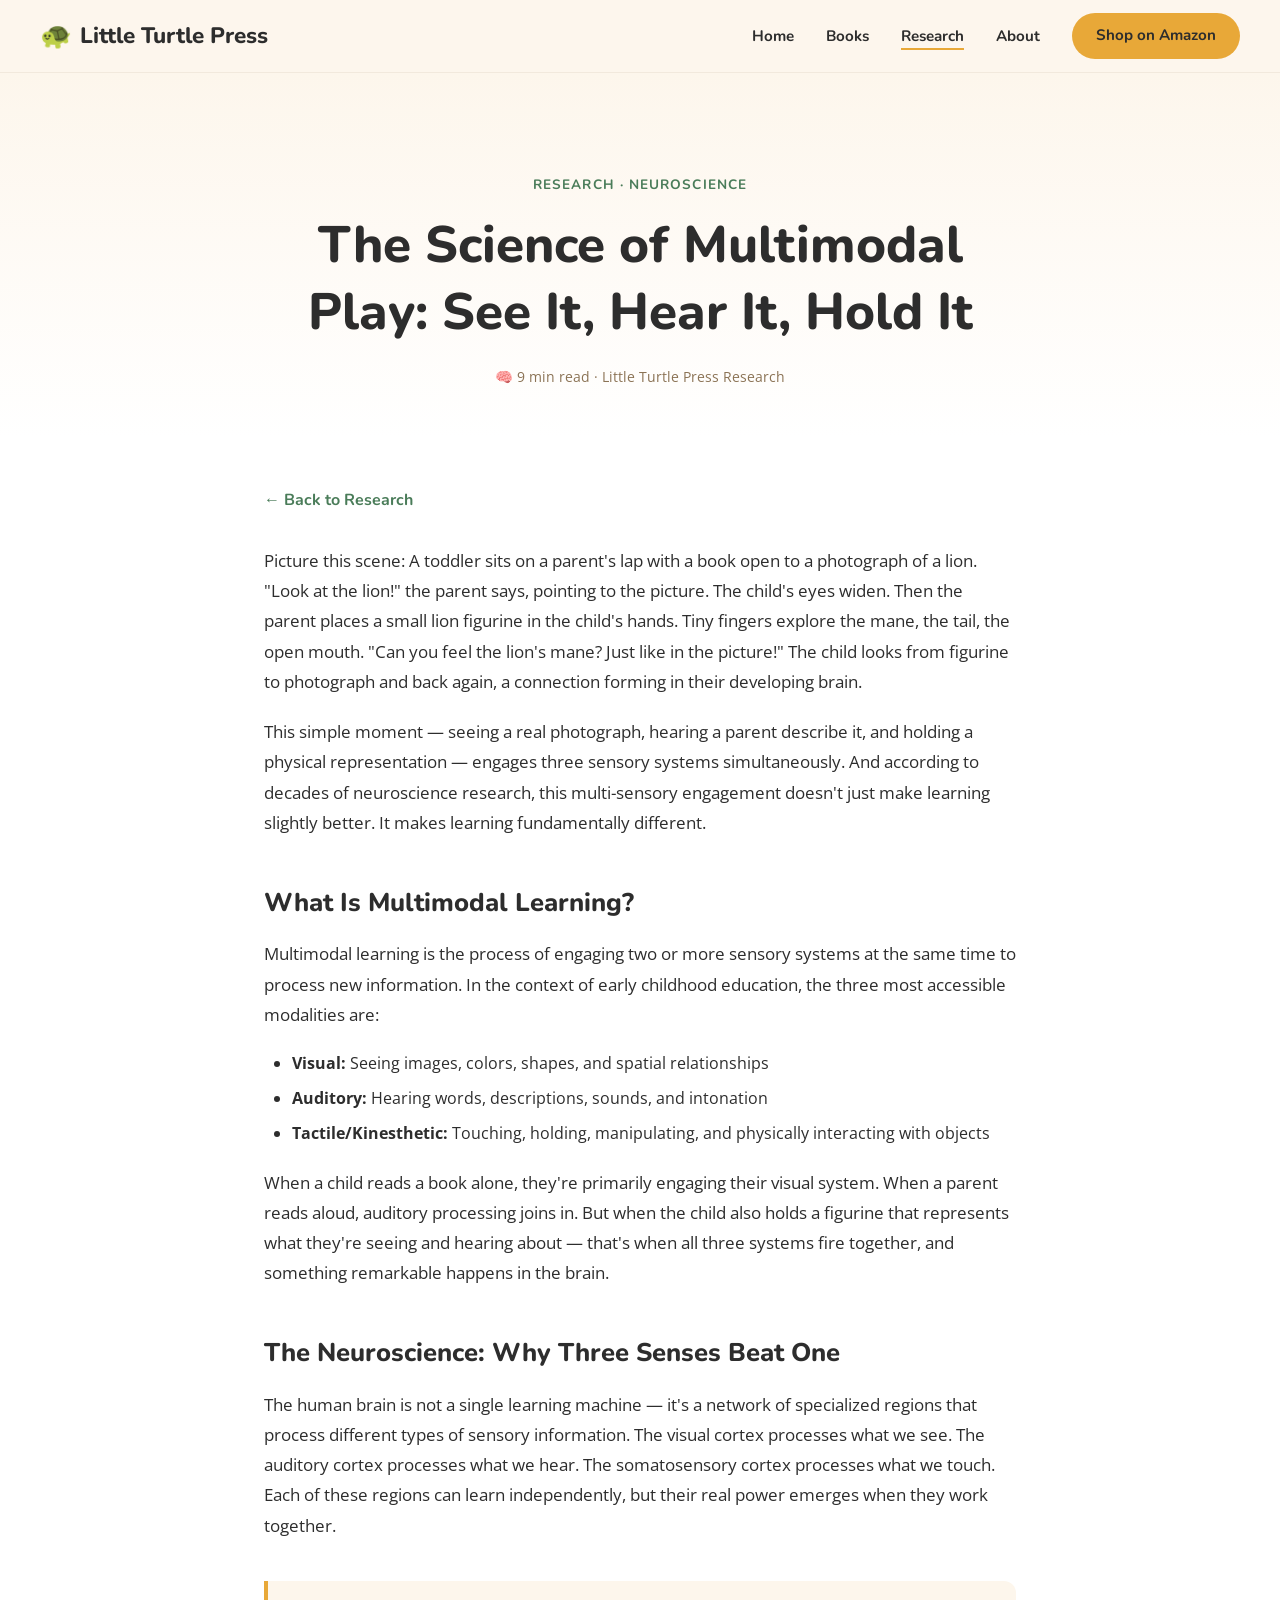
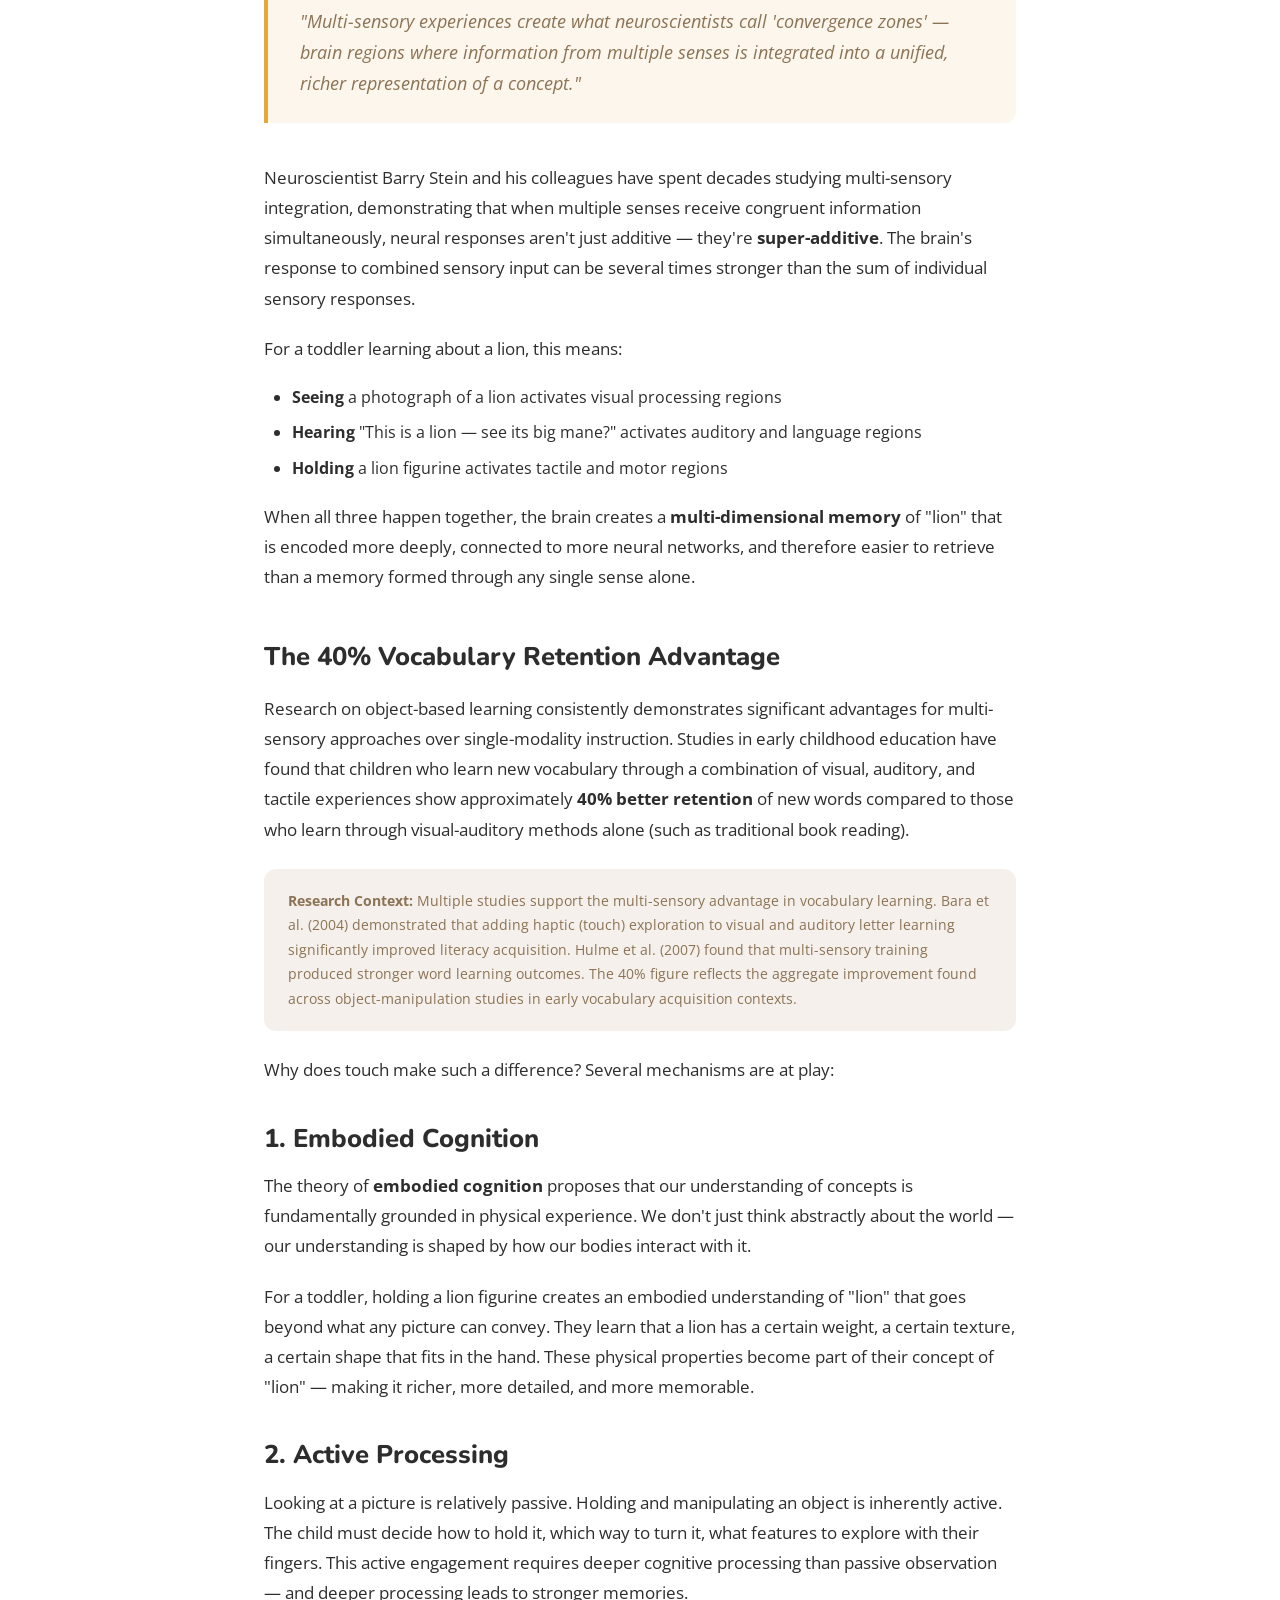
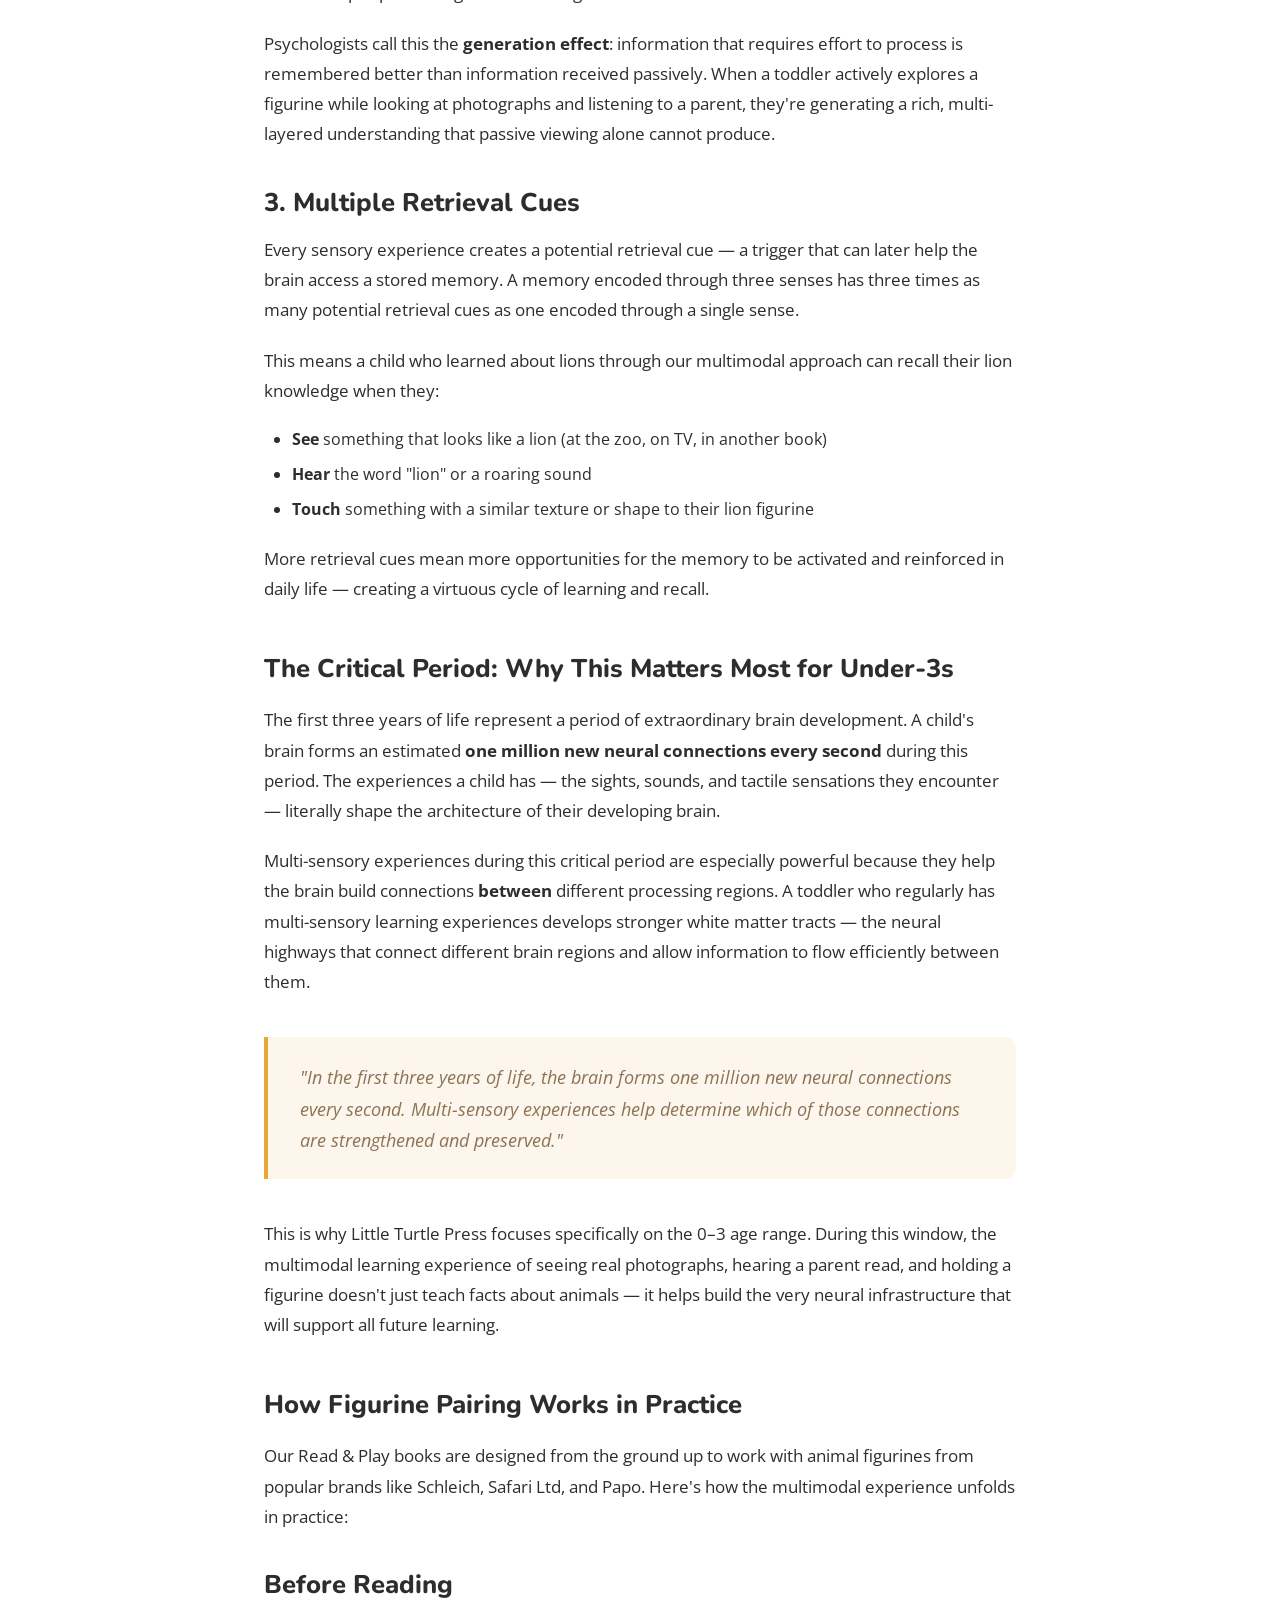
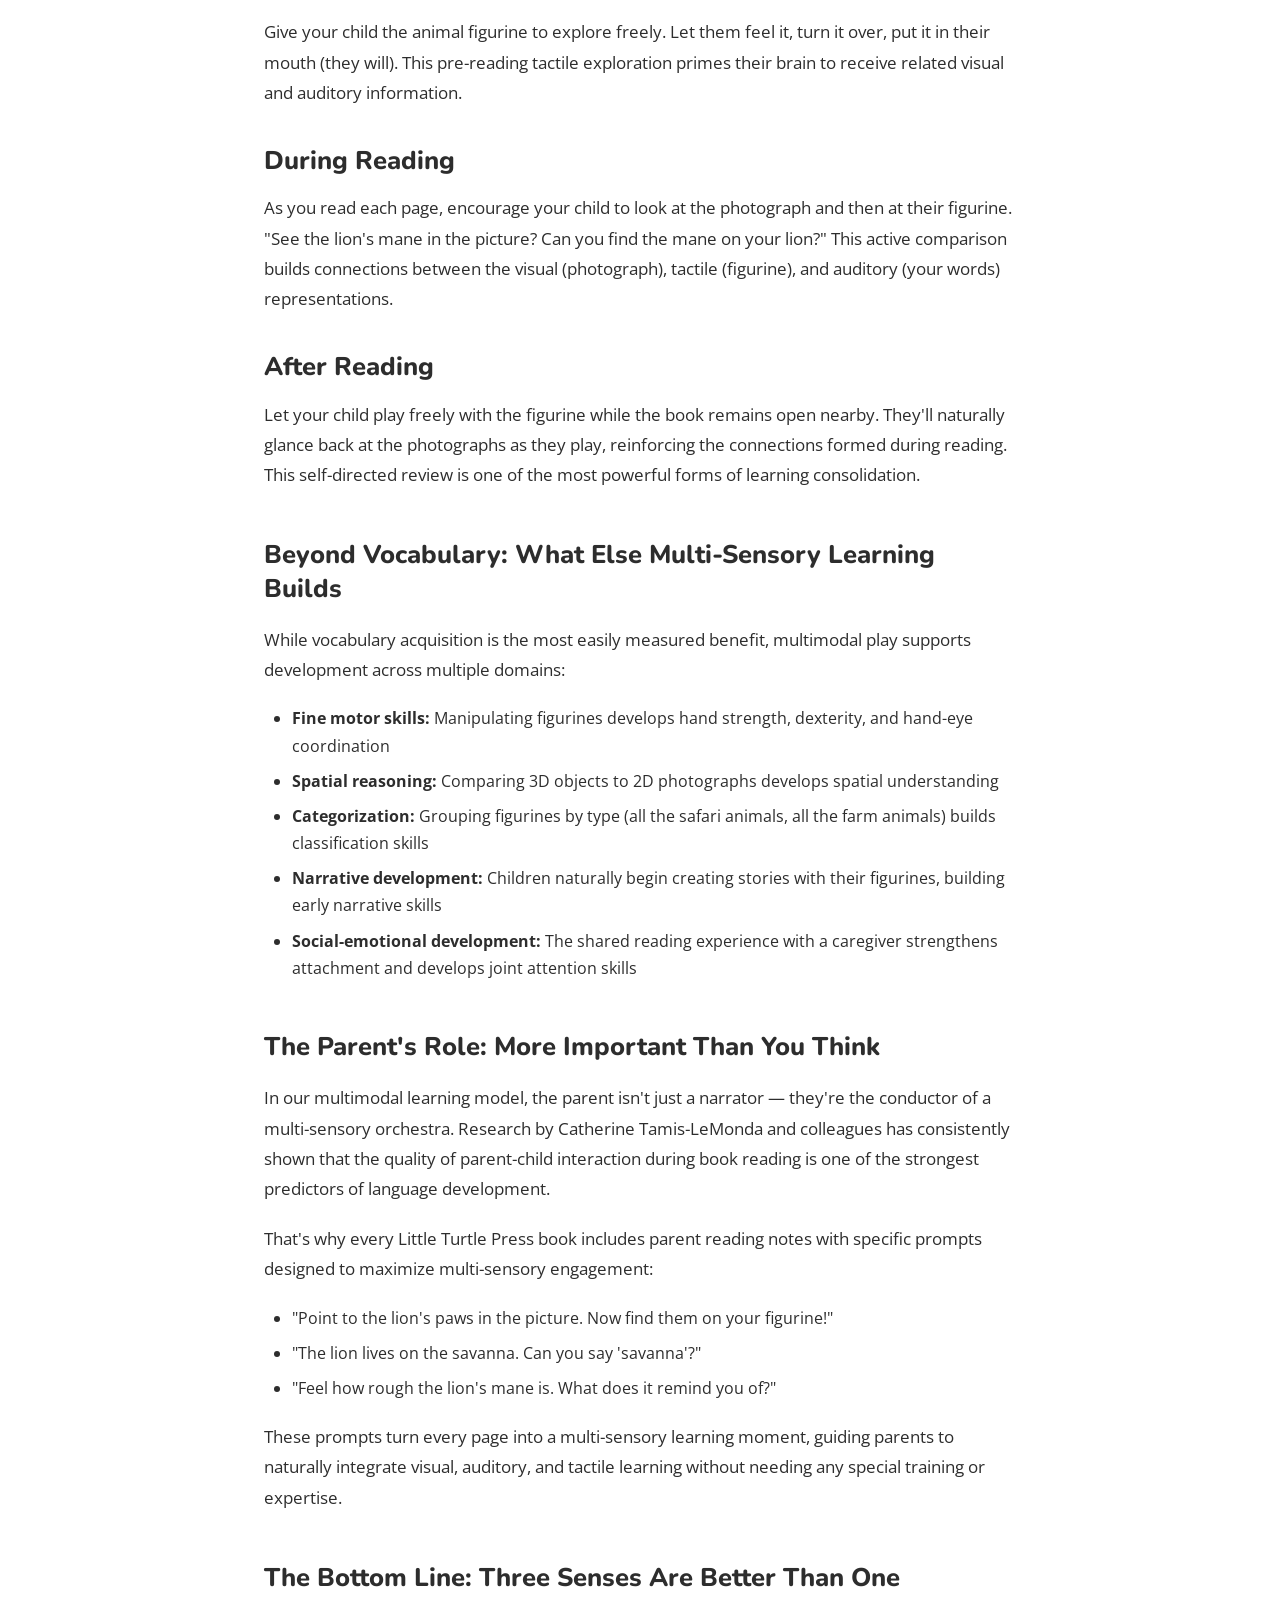
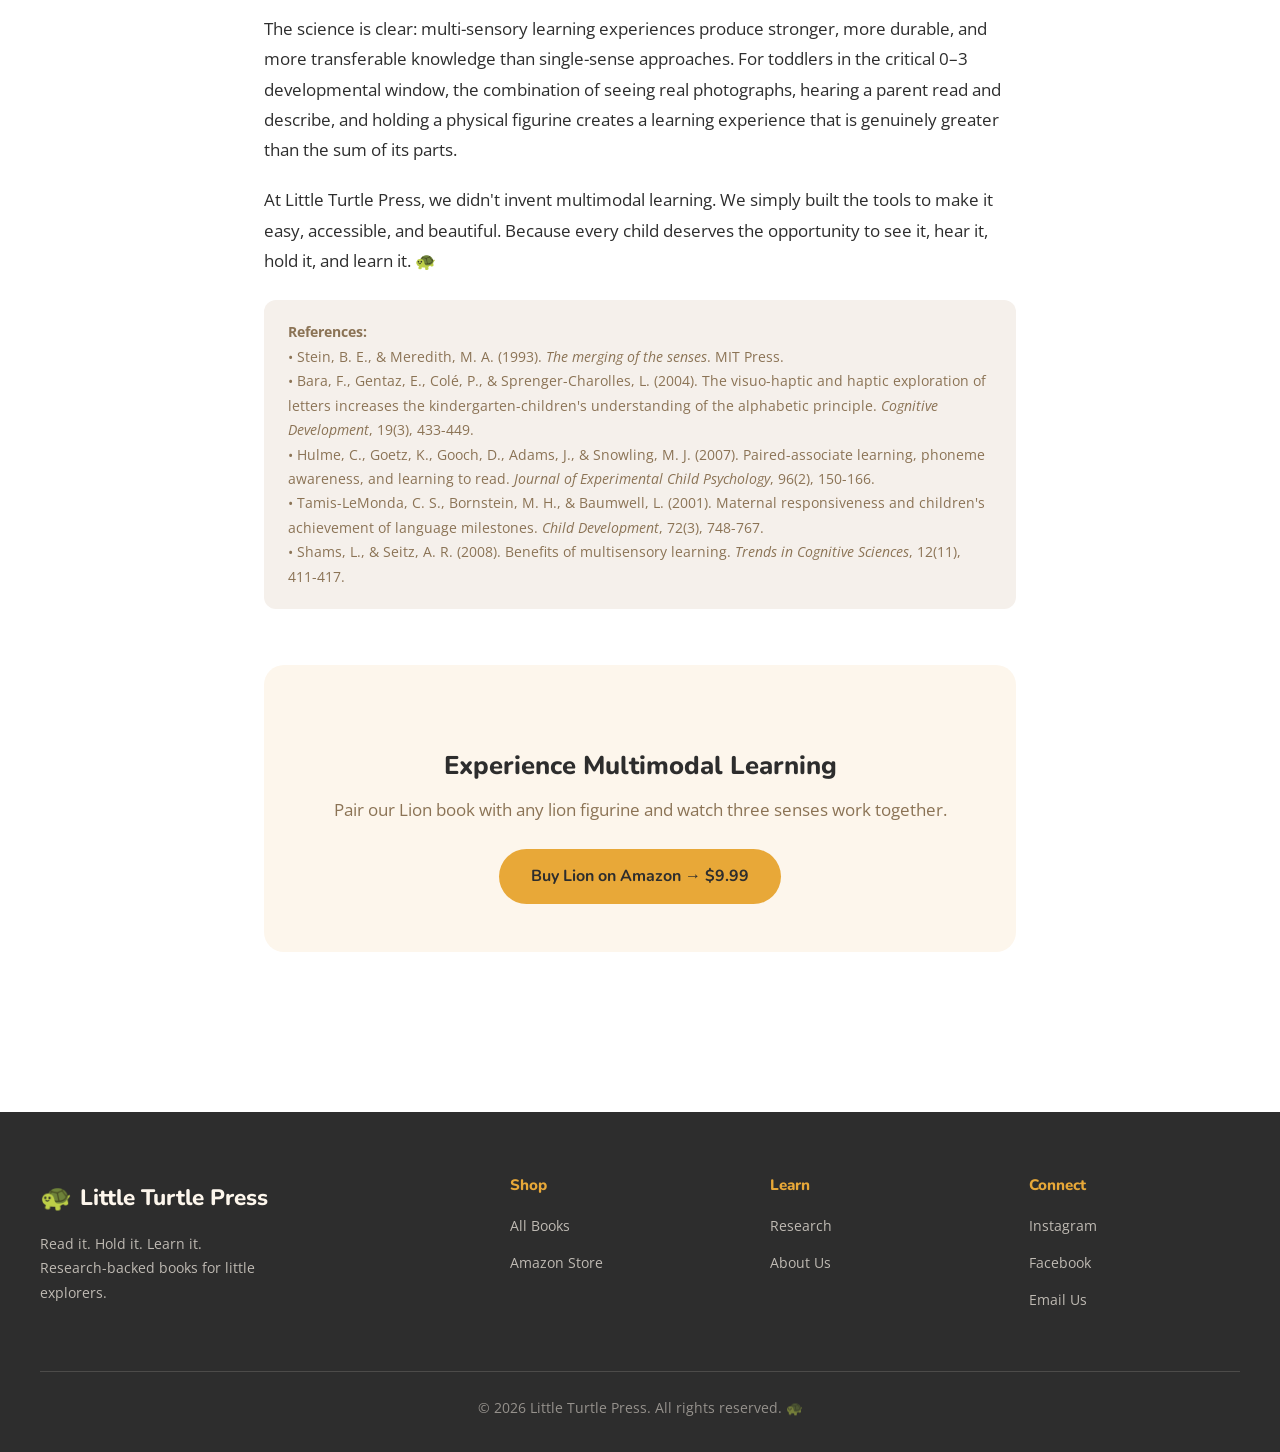
<file: articles/multimodal-play.html>
<!DOCTYPE html>
<html lang="en">
<head>
  <meta charset="UTF-8">
  <meta name="viewport" content="width=device-width, initial-scale=1.0">
  <title>The Science of Multimodal Play: See It, Hear It, Hold It — Little Turtle Press 🐢</title>
  <meta name="description" content="When children engage multiple senses simultaneously, learning is fundamentally different. Explore the neuroscience of multi-sensory education and how figurine pairing creates stronger neural pathways.">
  <meta property="og:title" content="The Science of Multimodal Play: See It, Hear It, Hold It">
  <meta property="og:description" content="When children engage multiple senses simultaneously, learning is fundamentally different.">
  <meta property="og:type" content="article">
  <link rel="icon" href="data:image/svg+xml,<svg xmlns='http://www.w3.org/2000/svg' viewBox='0 0 100 100'><text y='.9em' font-size='90'>🐢</text></svg>">
  <link rel="preconnect" href="https://fonts.googleapis.com">
  <link rel="preconnect" href="https://fonts.gstatic.com" crossorigin>
  <link href="https://fonts.googleapis.com/css2?family=Nunito:wght@700;800;900&family=Open+Sans:wght@400;600;700&display=swap" rel="stylesheet">
  <link rel="stylesheet" href="../styles.css">
</head>
<body>

  <header class="site-header">
    <div class="header-inner">
      <a href="../index.html" class="logo"><span class="turtle">🐢</span> Little Turtle Press</a>
      <nav>
        <ul class="nav-links" id="navLinks">
          <li><a href="../index.html">Home</a></li>
          <li><a href="../books.html">Books</a></li>
          <li><a href="../research.html" class="active">Research</a></li>
          <li><a href="../about.html">About</a></li>
          <li><a href="https://amazon.com" class="btn btn-primary btn-small" target="_blank">Shop on Amazon</a></li>
        </ul>
        <button class="mobile-toggle" onclick="document.getElementById('navLinks').classList.toggle('open')" aria-label="Menu">☰</button>
      </nav>
    </div>
  </header>

  <section class="article-hero">
    <div class="container-narrow">
      <div class="article-category">Research · Neuroscience</div>
      <h1>The Science of Multimodal Play: See It, Hear It, Hold It</h1>
      <div class="article-meta">🧠 9 min read · Little Turtle Press Research</div>
    </div>
  </section>

  <article class="article-content">
    <div class="container-narrow">
      <a href="../research.html" class="back-link">← Back to Research</a>

      <p>Picture this scene: A toddler sits on a parent's lap with a book open to a photograph of a lion. "Look at the lion!" the parent says, pointing to the picture. The child's eyes widen. Then the parent places a small lion figurine in the child's hands. Tiny fingers explore the mane, the tail, the open mouth. "Can you feel the lion's mane? Just like in the picture!" The child looks from figurine to photograph and back again, a connection forming in their developing brain.</p>

      <p>This simple moment — seeing a real photograph, hearing a parent describe it, and holding a physical representation — engages three sensory systems simultaneously. And according to decades of neuroscience research, this multi-sensory engagement doesn't just make learning slightly better. It makes learning fundamentally different.</p>

      <h2>What Is Multimodal Learning?</h2>

      <p>Multimodal learning is the process of engaging two or more sensory systems at the same time to process new information. In the context of early childhood education, the three most accessible modalities are:</p>

      <ul>
        <li><strong>Visual:</strong> Seeing images, colors, shapes, and spatial relationships</li>
        <li><strong>Auditory:</strong> Hearing words, descriptions, sounds, and intonation</li>
        <li><strong>Tactile/Kinesthetic:</strong> Touching, holding, manipulating, and physically interacting with objects</li>
      </ul>

      <p>When a child reads a book alone, they're primarily engaging their visual system. When a parent reads aloud, auditory processing joins in. But when the child also holds a figurine that represents what they're seeing and hearing about — that's when all three systems fire together, and something remarkable happens in the brain.</p>

      <h2>The Neuroscience: Why Three Senses Beat One</h2>

      <p>The human brain is not a single learning machine — it's a network of specialized regions that process different types of sensory information. The visual cortex processes what we see. The auditory cortex processes what we hear. The somatosensory cortex processes what we touch. Each of these regions can learn independently, but their real power emerges when they work together.</p>

      <div class="pull-quote">
        "Multi-sensory experiences create what neuroscientists call 'convergence zones' — brain regions where information from multiple senses is integrated into a unified, richer representation of a concept."
      </div>

      <p>Neuroscientist Barry Stein and his colleagues have spent decades studying multi-sensory integration, demonstrating that when multiple senses receive congruent information simultaneously, neural responses aren't just additive — they're <strong>super-additive</strong>. The brain's response to combined sensory input can be several times stronger than the sum of individual sensory responses.</p>

      <p>For a toddler learning about a lion, this means:</p>

      <ul>
        <li><strong>Seeing</strong> a photograph of a lion activates visual processing regions</li>
        <li><strong>Hearing</strong> "This is a lion — see its big mane?" activates auditory and language regions</li>
        <li><strong>Holding</strong> a lion figurine activates tactile and motor regions</li>
      </ul>

      <p>When all three happen together, the brain creates a <strong>multi-dimensional memory</strong> of "lion" that is encoded more deeply, connected to more neural networks, and therefore easier to retrieve than a memory formed through any single sense alone.</p>

      <h2>The 40% Vocabulary Retention Advantage</h2>

      <p>Research on object-based learning consistently demonstrates significant advantages for multi-sensory approaches over single-modality instruction. Studies in early childhood education have found that children who learn new vocabulary through a combination of visual, auditory, and tactile experiences show approximately <strong>40% better retention</strong> of new words compared to those who learn through visual-auditory methods alone (such as traditional book reading).</p>

      <div class="citation">
        <strong>Research Context:</strong> Multiple studies support the multi-sensory advantage in vocabulary learning. Bara et al. (2004) demonstrated that adding haptic (touch) exploration to visual and auditory letter learning significantly improved literacy acquisition. Hulme et al. (2007) found that multi-sensory training produced stronger word learning outcomes. The 40% figure reflects the aggregate improvement found across object-manipulation studies in early vocabulary acquisition contexts.
      </div>

      <p>Why does touch make such a difference? Several mechanisms are at play:</p>

      <h3>1. Embodied Cognition</h3>

      <p>The theory of <strong>embodied cognition</strong> proposes that our understanding of concepts is fundamentally grounded in physical experience. We don't just think abstractly about the world — our understanding is shaped by how our bodies interact with it.</p>

      <p>For a toddler, holding a lion figurine creates an embodied understanding of "lion" that goes beyond what any picture can convey. They learn that a lion has a certain weight, a certain texture, a certain shape that fits in the hand. These physical properties become part of their concept of "lion" — making it richer, more detailed, and more memorable.</p>

      <h3>2. Active Processing</h3>

      <p>Looking at a picture is relatively passive. Holding and manipulating an object is inherently active. The child must decide how to hold it, which way to turn it, what features to explore with their fingers. This active engagement requires deeper cognitive processing than passive observation — and deeper processing leads to stronger memories.</p>

      <p>Psychologists call this the <strong>generation effect</strong>: information that requires effort to process is remembered better than information received passively. When a toddler actively explores a figurine while looking at photographs and listening to a parent, they're generating a rich, multi-layered understanding that passive viewing alone cannot produce.</p>

      <h3>3. Multiple Retrieval Cues</h3>

      <p>Every sensory experience creates a potential retrieval cue — a trigger that can later help the brain access a stored memory. A memory encoded through three senses has three times as many potential retrieval cues as one encoded through a single sense.</p>

      <p>This means a child who learned about lions through our multimodal approach can recall their lion knowledge when they:</p>

      <ul>
        <li><strong>See</strong> something that looks like a lion (at the zoo, on TV, in another book)</li>
        <li><strong>Hear</strong> the word "lion" or a roaring sound</li>
        <li><strong>Touch</strong> something with a similar texture or shape to their lion figurine</li>
      </ul>

      <p>More retrieval cues mean more opportunities for the memory to be activated and reinforced in daily life — creating a virtuous cycle of learning and recall.</p>

      <h2>The Critical Period: Why This Matters Most for Under-3s</h2>

      <p>The first three years of life represent a period of extraordinary brain development. A child's brain forms an estimated <strong>one million new neural connections every second</strong> during this period. The experiences a child has — the sights, sounds, and tactile sensations they encounter — literally shape the architecture of their developing brain.</p>

      <p>Multi-sensory experiences during this critical period are especially powerful because they help the brain build connections <strong>between</strong> different processing regions. A toddler who regularly has multi-sensory learning experiences develops stronger white matter tracts — the neural highways that connect different brain regions and allow information to flow efficiently between them.</p>

      <div class="pull-quote">
        "In the first three years of life, the brain forms one million new neural connections every second. Multi-sensory experiences help determine which of those connections are strengthened and preserved."
      </div>

      <p>This is why Little Turtle Press focuses specifically on the 0–3 age range. During this window, the multimodal learning experience of seeing real photographs, hearing a parent read, and holding a figurine doesn't just teach facts about animals — it helps build the very neural infrastructure that will support all future learning.</p>

      <h2>How Figurine Pairing Works in Practice</h2>

      <p>Our Read & Play books are designed from the ground up to work with animal figurines from popular brands like Schleich, Safari Ltd, and Papo. Here's how the multimodal experience unfolds in practice:</p>

      <h3>Before Reading</h3>
      <p>Give your child the animal figurine to explore freely. Let them feel it, turn it over, put it in their mouth (they will). This pre-reading tactile exploration primes their brain to receive related visual and auditory information.</p>

      <h3>During Reading</h3>
      <p>As you read each page, encourage your child to look at the photograph and then at their figurine. "See the lion's mane in the picture? Can you find the mane on your lion?" This active comparison builds connections between the visual (photograph), tactile (figurine), and auditory (your words) representations.</p>

      <h3>After Reading</h3>
      <p>Let your child play freely with the figurine while the book remains open nearby. They'll naturally glance back at the photographs as they play, reinforcing the connections formed during reading. This self-directed review is one of the most powerful forms of learning consolidation.</p>

      <h2>Beyond Vocabulary: What Else Multi-Sensory Learning Builds</h2>

      <p>While vocabulary acquisition is the most easily measured benefit, multimodal play supports development across multiple domains:</p>

      <ul>
        <li><strong>Fine motor skills:</strong> Manipulating figurines develops hand strength, dexterity, and hand-eye coordination</li>
        <li><strong>Spatial reasoning:</strong> Comparing 3D objects to 2D photographs develops spatial understanding</li>
        <li><strong>Categorization:</strong> Grouping figurines by type (all the safari animals, all the farm animals) builds classification skills</li>
        <li><strong>Narrative development:</strong> Children naturally begin creating stories with their figurines, building early narrative skills</li>
        <li><strong>Social-emotional development:</strong> The shared reading experience with a caregiver strengthens attachment and develops joint attention skills</li>
      </ul>

      <h2>The Parent's Role: More Important Than You Think</h2>

      <p>In our multimodal learning model, the parent isn't just a narrator — they're the conductor of a multi-sensory orchestra. Research by Catherine Tamis-LeMonda and colleagues has consistently shown that the quality of parent-child interaction during book reading is one of the strongest predictors of language development.</p>

      <p>That's why every Little Turtle Press book includes parent reading notes with specific prompts designed to maximize multi-sensory engagement:</p>

      <ul>
        <li>"Point to the lion's paws in the picture. Now find them on your figurine!"</li>
        <li>"The lion lives on the savanna. Can you say 'savanna'?"</li>
        <li>"Feel how rough the lion's mane is. What does it remind you of?"</li>
      </ul>

      <p>These prompts turn every page into a multi-sensory learning moment, guiding parents to naturally integrate visual, auditory, and tactile learning without needing any special training or expertise.</p>

      <h2>The Bottom Line: Three Senses Are Better Than One</h2>

      <p>The science is clear: multi-sensory learning experiences produce stronger, more durable, and more transferable knowledge than single-sense approaches. For toddlers in the critical 0–3 developmental window, the combination of seeing real photographs, hearing a parent read and describe, and holding a physical figurine creates a learning experience that is genuinely greater than the sum of its parts.</p>

      <p>At Little Turtle Press, we didn't invent multimodal learning. We simply built the tools to make it easy, accessible, and beautiful. Because every child deserves the opportunity to see it, hear it, hold it, and learn it. 🐢</p>

      <div class="citation">
        <strong>References:</strong><br>
        • Stein, B. E., & Meredith, M. A. (1993). <em>The merging of the senses</em>. MIT Press.<br>
        • Bara, F., Gentaz, E., Colé, P., & Sprenger-Charolles, L. (2004). The visuo-haptic and haptic exploration of letters increases the kindergarten-children's understanding of the alphabetic principle. <em>Cognitive Development</em>, 19(3), 433-449.<br>
        • Hulme, C., Goetz, K., Gooch, D., Adams, J., & Snowling, M. J. (2007). Paired-associate learning, phoneme awareness, and learning to read. <em>Journal of Experimental Child Psychology</em>, 96(2), 150-166.<br>
        • Tamis-LeMonda, C. S., Bornstein, M. H., & Baumwell, L. (2001). Maternal responsiveness and children's achievement of language milestones. <em>Child Development</em>, 72(3), 748-767.<br>
        • Shams, L., & Seitz, A. R. (2008). Benefits of multisensory learning. <em>Trends in Cognitive Sciences</em>, 12(11), 411-417.
      </div>

      <div class="article-cta">
        <h3>Experience Multimodal Learning</h3>
        <p>Pair our Lion book with any lion figurine and watch three senses work together.</p>
        <a href="https://amazon.com" class="btn btn-primary" target="_blank">Buy Lion on Amazon → $9.99</a>
      </div>
    </div>
  </article>

  <footer class="site-footer">
    <div class="footer-inner">
      <div class="footer-brand">
        <div class="logo"><span class="turtle">🐢</span> Little Turtle Press</div>
        <p>Read it. Hold it. Learn it.<br>Research-backed books for little explorers.</p>
      </div>
      <div class="footer-col"><h4>Shop</h4><ul><li><a href="../books.html">All Books</a></li><li><a href="https://amazon.com" target="_blank">Amazon Store</a></li></ul></div>
      <div class="footer-col"><h4>Learn</h4><ul><li><a href="../research.html">Research</a></li><li><a href="../about.html">About Us</a></li></ul></div>
      <div class="footer-col"><h4>Connect</h4><ul><li><a href="#">Instagram</a></li><li><a href="#">Facebook</a></li><li><a href="mailto:hello@littleturtlepress.com">Email Us</a></li></ul></div>
    </div>
    <div class="footer-bottom">© 2026 Little Turtle Press. All rights reserved. 🐢</div>
  </footer>

</body>
</html>
</file>
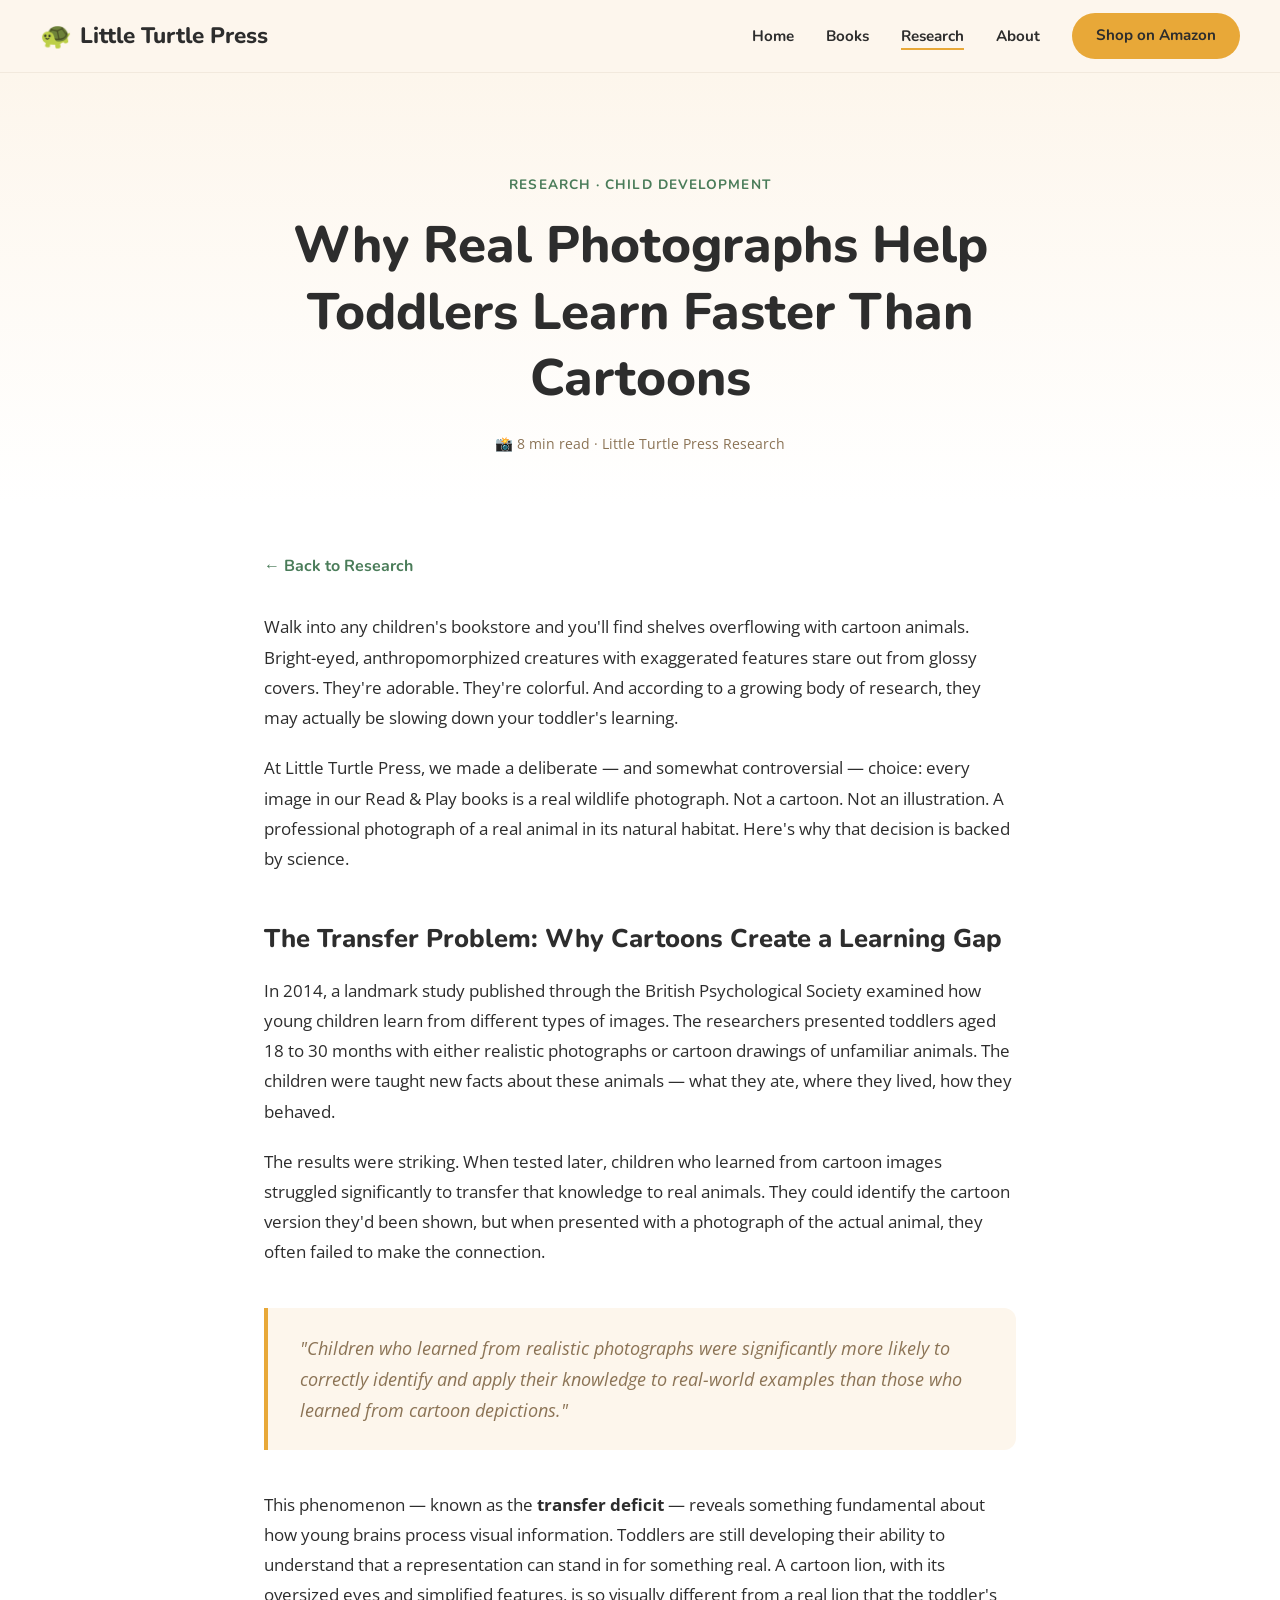
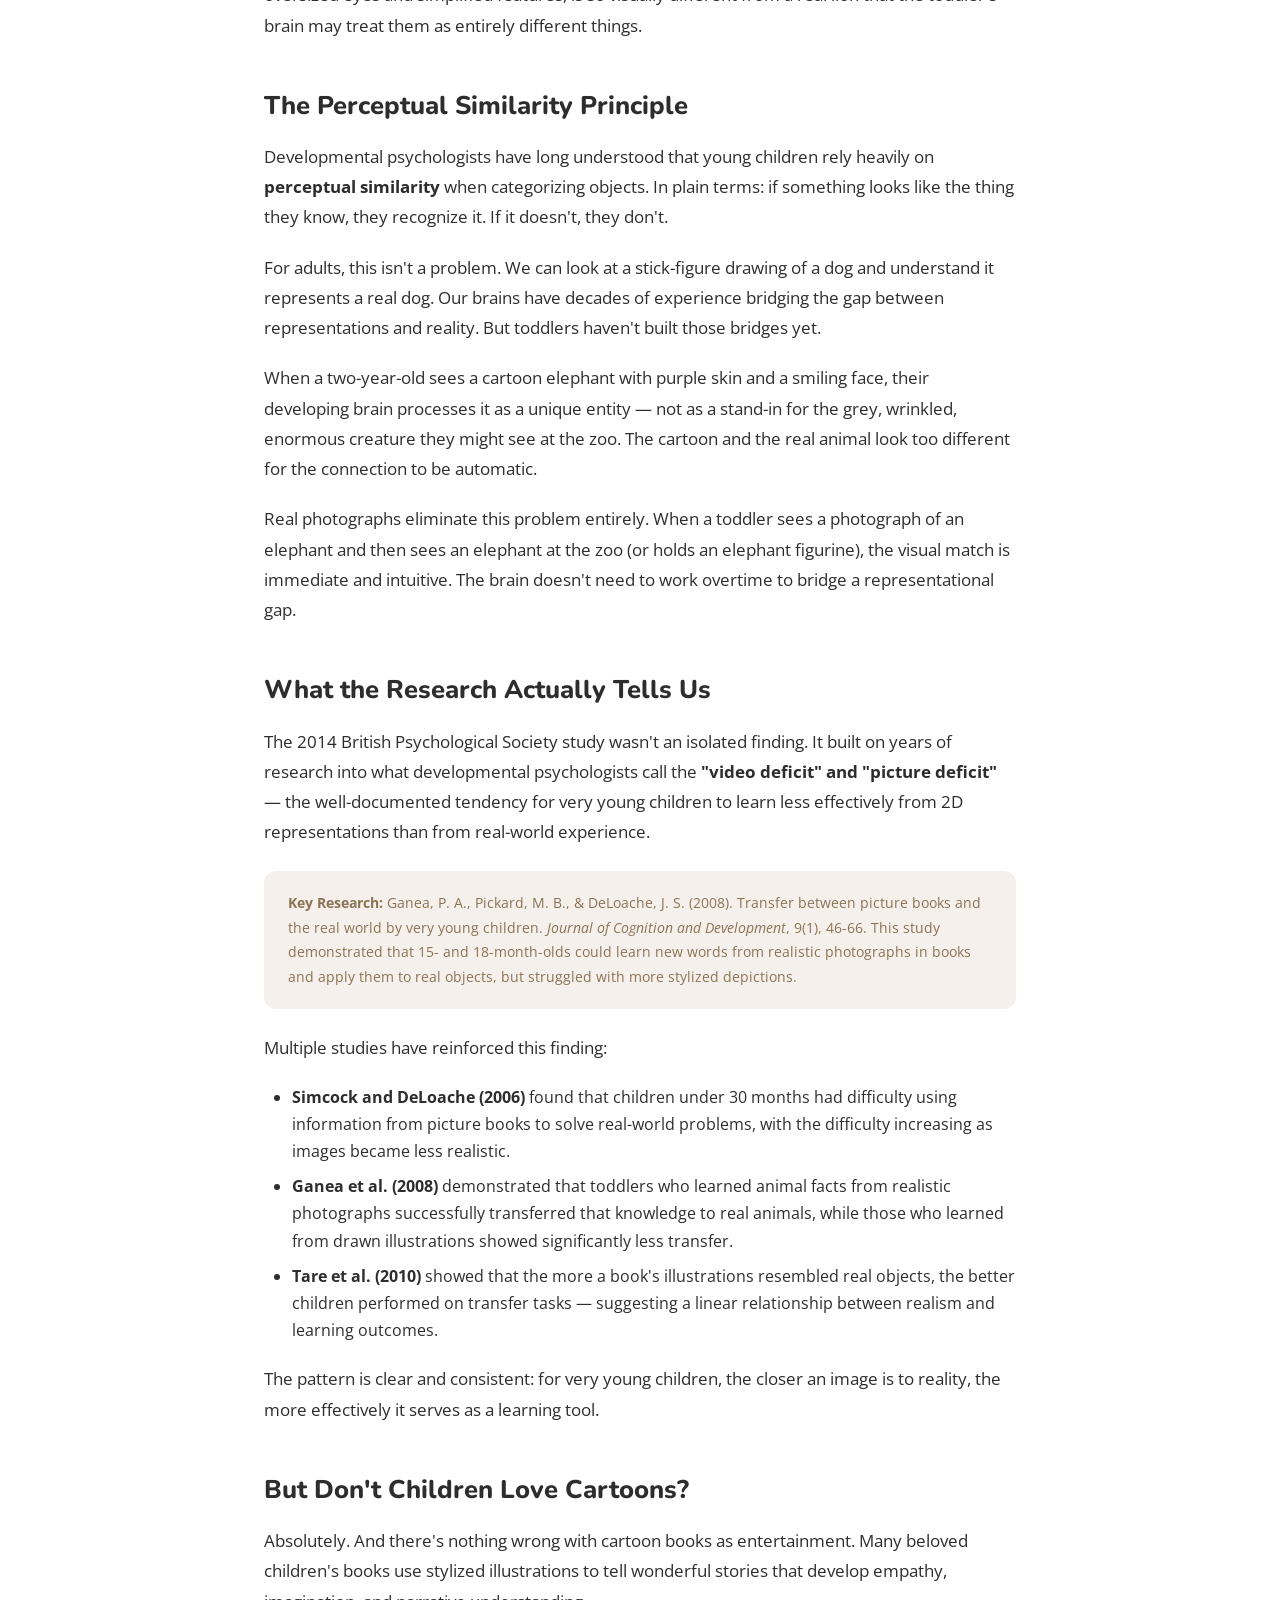
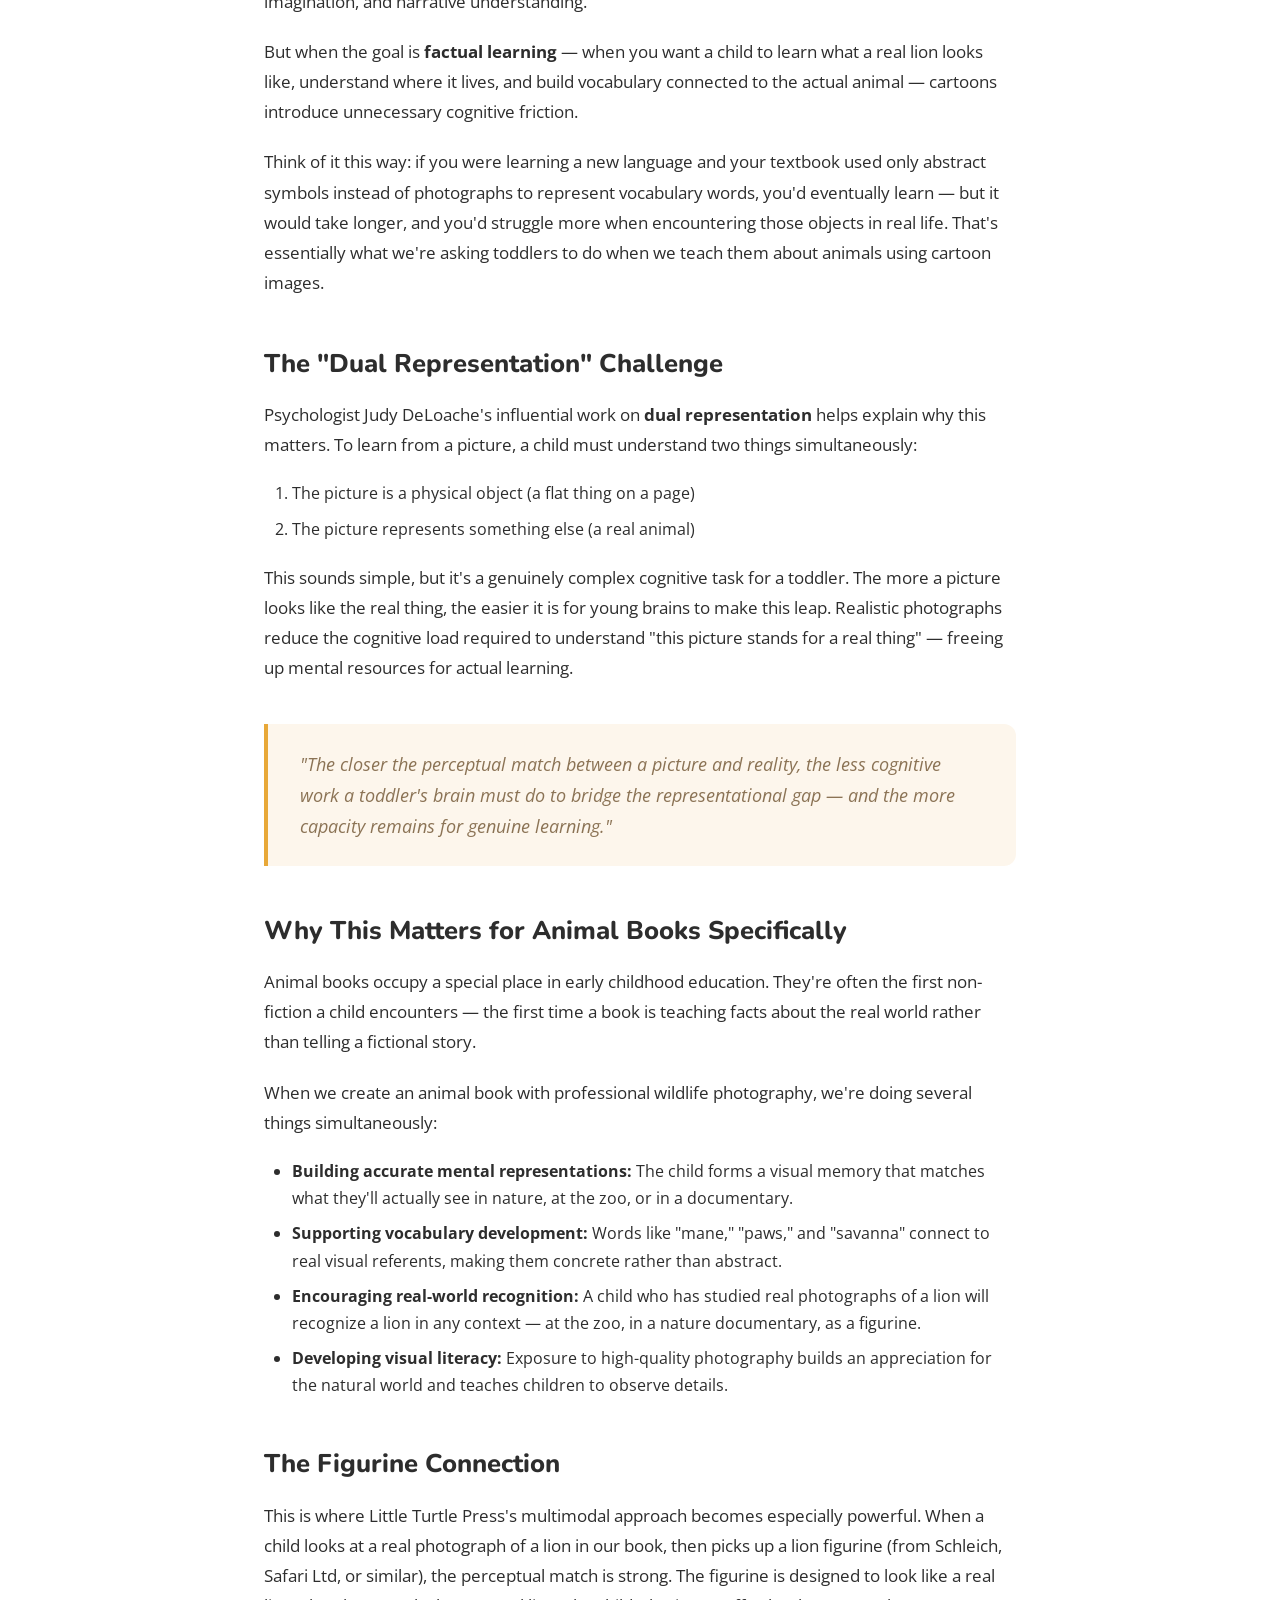
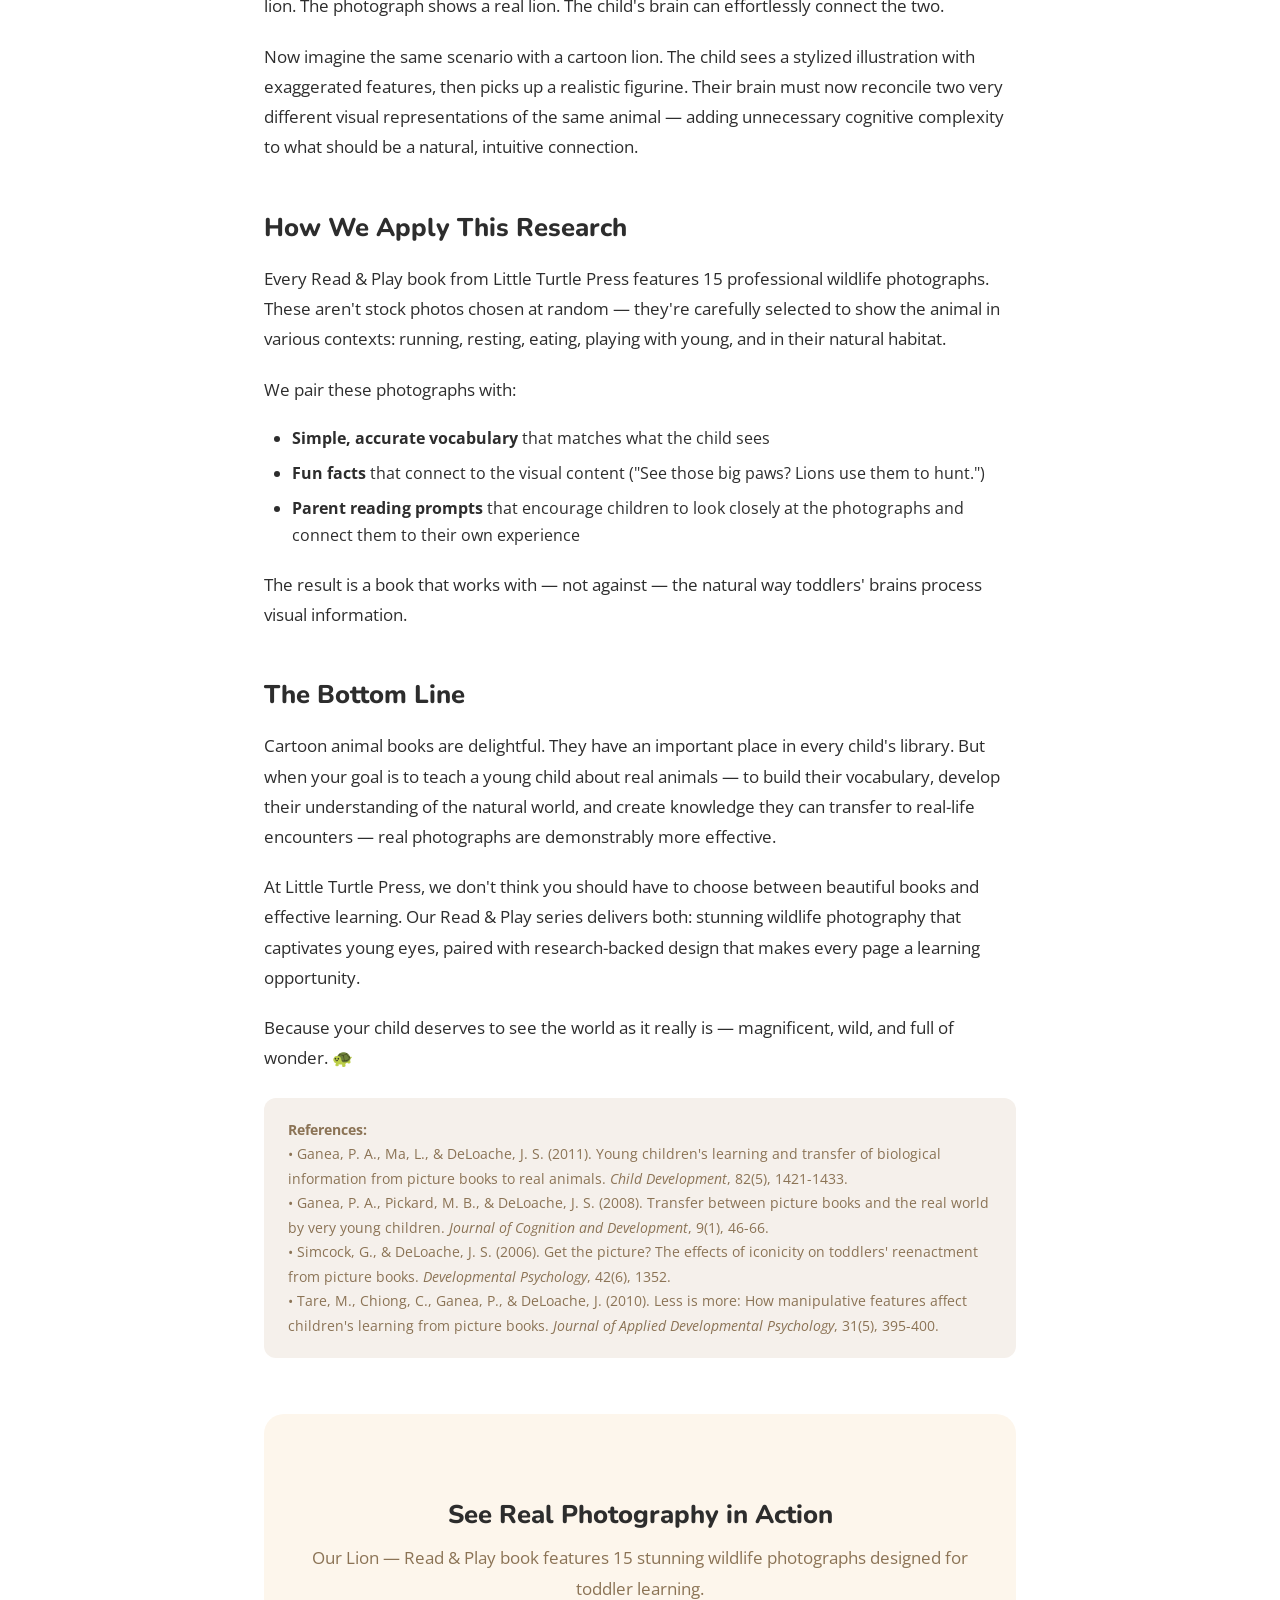
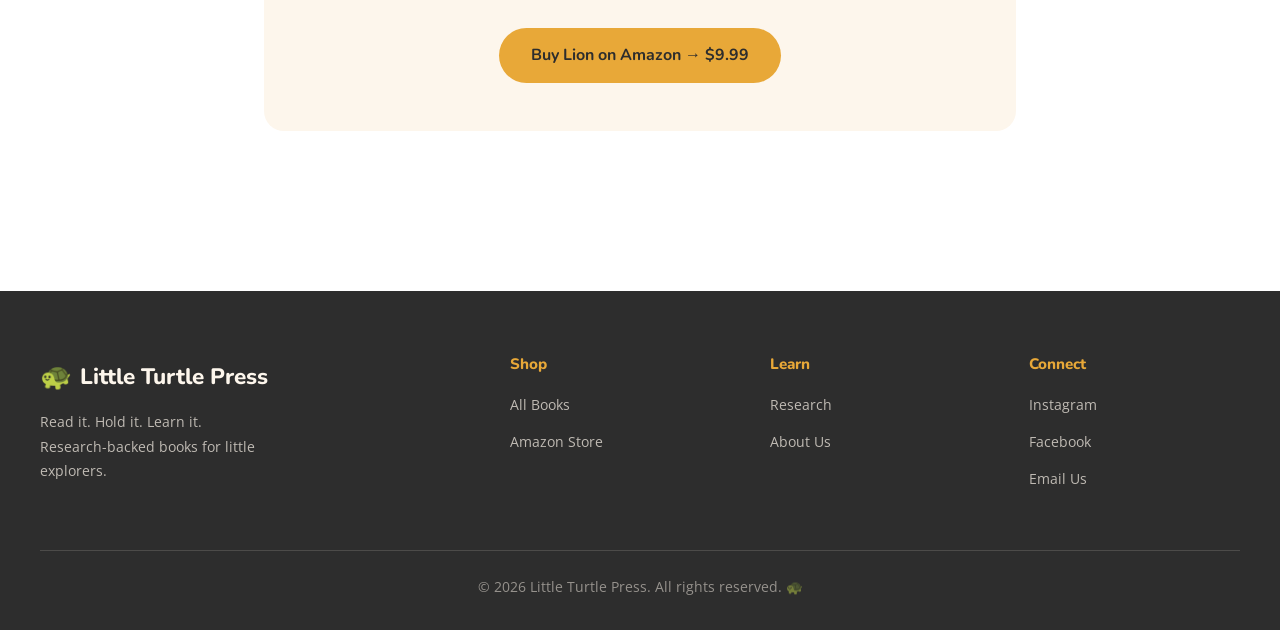
<file: articles/real-photographs.html>
<!DOCTYPE html>
<html lang="en">
<head>
  <meta charset="UTF-8">
  <meta name="viewport" content="width=device-width, initial-scale=1.0">
  <title>Why Real Photographs Help Toddlers Learn Faster Than Cartoons — Little Turtle Press 🐢</title>
  <meta name="description" content="Research shows toddlers struggle to transfer learning from cartoon images to the real world. Discover why professional wildlife photography gives young learners a measurable advantage.">
  <meta property="og:title" content="Why Real Photographs Help Toddlers Learn Faster Than Cartoons">
  <meta property="og:description" content="Research shows toddlers struggle to transfer learning from cartoon images to the real world.">
  <meta property="og:type" content="article">
  <meta property="og:url" content="https://littleturtlepress.com/articles/real-photographs">
  <link rel="icon" href="data:image/svg+xml,<svg xmlns='http://www.w3.org/2000/svg' viewBox='0 0 100 100'><text y='.9em' font-size='90'>🐢</text></svg>">
  <link rel="preconnect" href="https://fonts.googleapis.com">
  <link rel="preconnect" href="https://fonts.gstatic.com" crossorigin>
  <link href="https://fonts.googleapis.com/css2?family=Nunito:wght@700;800;900&family=Open+Sans:wght@400;600;700&display=swap" rel="stylesheet">
  <link rel="stylesheet" href="../styles.css">
</head>
<body>

  <header class="site-header">
    <div class="header-inner">
      <a href="../index.html" class="logo"><span class="turtle">🐢</span> Little Turtle Press</a>
      <nav>
        <ul class="nav-links" id="navLinks">
          <li><a href="../index.html">Home</a></li>
          <li><a href="../books.html">Books</a></li>
          <li><a href="../research.html" class="active">Research</a></li>
          <li><a href="../about.html">About</a></li>
          <li><a href="https://amazon.com" class="btn btn-primary btn-small" target="_blank">Shop on Amazon</a></li>
        </ul>
        <button class="mobile-toggle" onclick="document.getElementById('navLinks').classList.toggle('open')" aria-label="Menu">☰</button>
      </nav>
    </div>
  </header>

  <section class="article-hero">
    <div class="container-narrow">
      <div class="article-category">Research · Child Development</div>
      <h1>Why Real Photographs Help Toddlers Learn Faster Than Cartoons</h1>
      <div class="article-meta">📸 8 min read · Little Turtle Press Research</div>
    </div>
  </section>

  <article class="article-content">
    <div class="container-narrow">
      <a href="../research.html" class="back-link">← Back to Research</a>

      <p>Walk into any children's bookstore and you'll find shelves overflowing with cartoon animals. Bright-eyed, anthropomorphized creatures with exaggerated features stare out from glossy covers. They're adorable. They're colorful. And according to a growing body of research, they may actually be slowing down your toddler's learning.</p>

      <p>At Little Turtle Press, we made a deliberate — and somewhat controversial — choice: every image in our Read & Play books is a real wildlife photograph. Not a cartoon. Not an illustration. A professional photograph of a real animal in its natural habitat. Here's why that decision is backed by science.</p>

      <h2>The Transfer Problem: Why Cartoons Create a Learning Gap</h2>

      <p>In 2014, a landmark study published through the British Psychological Society examined how young children learn from different types of images. The researchers presented toddlers aged 18 to 30 months with either realistic photographs or cartoon drawings of unfamiliar animals. The children were taught new facts about these animals — what they ate, where they lived, how they behaved.</p>

      <p>The results were striking. When tested later, children who learned from cartoon images struggled significantly to transfer that knowledge to real animals. They could identify the cartoon version they'd been shown, but when presented with a photograph of the actual animal, they often failed to make the connection.</p>

      <div class="pull-quote">
        "Children who learned from realistic photographs were significantly more likely to correctly identify and apply their knowledge to real-world examples than those who learned from cartoon depictions."
      </div>

      <p>This phenomenon — known as the <strong>transfer deficit</strong> — reveals something fundamental about how young brains process visual information. Toddlers are still developing their ability to understand that a representation can stand in for something real. A cartoon lion, with its oversized eyes and simplified features, is so visually different from a real lion that the toddler's brain may treat them as entirely different things.</p>

      <h2>The Perceptual Similarity Principle</h2>

      <p>Developmental psychologists have long understood that young children rely heavily on <strong>perceptual similarity</strong> when categorizing objects. In plain terms: if something looks like the thing they know, they recognize it. If it doesn't, they don't.</p>

      <p>For adults, this isn't a problem. We can look at a stick-figure drawing of a dog and understand it represents a real dog. Our brains have decades of experience bridging the gap between representations and reality. But toddlers haven't built those bridges yet.</p>

      <p>When a two-year-old sees a cartoon elephant with purple skin and a smiling face, their developing brain processes it as a unique entity — not as a stand-in for the grey, wrinkled, enormous creature they might see at the zoo. The cartoon and the real animal look too different for the connection to be automatic.</p>

      <p>Real photographs eliminate this problem entirely. When a toddler sees a photograph of an elephant and then sees an elephant at the zoo (or holds an elephant figurine), the visual match is immediate and intuitive. The brain doesn't need to work overtime to bridge a representational gap.</p>

      <h2>What the Research Actually Tells Us</h2>

      <p>The 2014 British Psychological Society study wasn't an isolated finding. It built on years of research into what developmental psychologists call the <strong>"video deficit" and "picture deficit"</strong> — the well-documented tendency for very young children to learn less effectively from 2D representations than from real-world experience.</p>

      <div class="citation">
        <strong>Key Research:</strong> Ganea, P. A., Pickard, M. B., & DeLoache, J. S. (2008). Transfer between picture books and the real world by very young children. <em>Journal of Cognition and Development</em>, 9(1), 46-66. This study demonstrated that 15- and 18-month-olds could learn new words from realistic photographs in books and apply them to real objects, but struggled with more stylized depictions.
      </div>

      <p>Multiple studies have reinforced this finding:</p>

      <ul>
        <li><strong>Simcock and DeLoache (2006)</strong> found that children under 30 months had difficulty using information from picture books to solve real-world problems, with the difficulty increasing as images became less realistic.</li>
        <li><strong>Ganea et al. (2008)</strong> demonstrated that toddlers who learned animal facts from realistic photographs successfully transferred that knowledge to real animals, while those who learned from drawn illustrations showed significantly less transfer.</li>
        <li><strong>Tare et al. (2010)</strong> showed that the more a book's illustrations resembled real objects, the better children performed on transfer tasks — suggesting a linear relationship between realism and learning outcomes.</li>
      </ul>

      <p>The pattern is clear and consistent: for very young children, the closer an image is to reality, the more effectively it serves as a learning tool.</p>

      <h2>But Don't Children Love Cartoons?</h2>

      <p>Absolutely. And there's nothing wrong with cartoon books as entertainment. Many beloved children's books use stylized illustrations to tell wonderful stories that develop empathy, imagination, and narrative understanding.</p>

      <p>But when the goal is <strong>factual learning</strong> — when you want a child to learn what a real lion looks like, understand where it lives, and build vocabulary connected to the actual animal — cartoons introduce unnecessary cognitive friction.</p>

      <p>Think of it this way: if you were learning a new language and your textbook used only abstract symbols instead of photographs to represent vocabulary words, you'd eventually learn — but it would take longer, and you'd struggle more when encountering those objects in real life. That's essentially what we're asking toddlers to do when we teach them about animals using cartoon images.</p>

      <h2>The "Dual Representation" Challenge</h2>

      <p>Psychologist Judy DeLoache's influential work on <strong>dual representation</strong> helps explain why this matters. To learn from a picture, a child must understand two things simultaneously:</p>

      <ol>
        <li>The picture is a physical object (a flat thing on a page)</li>
        <li>The picture represents something else (a real animal)</li>
      </ol>

      <p>This sounds simple, but it's a genuinely complex cognitive task for a toddler. The more a picture looks like the real thing, the easier it is for young brains to make this leap. Realistic photographs reduce the cognitive load required to understand "this picture stands for a real thing" — freeing up mental resources for actual learning.</p>

      <div class="pull-quote">
        "The closer the perceptual match between a picture and reality, the less cognitive work a toddler's brain must do to bridge the representational gap — and the more capacity remains for genuine learning."
      </div>

      <h2>Why This Matters for Animal Books Specifically</h2>

      <p>Animal books occupy a special place in early childhood education. They're often the first non-fiction a child encounters — the first time a book is teaching facts about the real world rather than telling a fictional story.</p>

      <p>When we create an animal book with professional wildlife photography, we're doing several things simultaneously:</p>

      <ul>
        <li><strong>Building accurate mental representations:</strong> The child forms a visual memory that matches what they'll actually see in nature, at the zoo, or in a documentary.</li>
        <li><strong>Supporting vocabulary development:</strong> Words like "mane," "paws," and "savanna" connect to real visual referents, making them concrete rather than abstract.</li>
        <li><strong>Encouraging real-world recognition:</strong> A child who has studied real photographs of a lion will recognize a lion in any context — at the zoo, in a nature documentary, as a figurine.</li>
        <li><strong>Developing visual literacy:</strong> Exposure to high-quality photography builds an appreciation for the natural world and teaches children to observe details.</li>
      </ul>

      <h2>The Figurine Connection</h2>

      <p>This is where Little Turtle Press's multimodal approach becomes especially powerful. When a child looks at a real photograph of a lion in our book, then picks up a lion figurine (from Schleich, Safari Ltd, or similar), the perceptual match is strong. The figurine is designed to look like a real lion. The photograph shows a real lion. The child's brain can effortlessly connect the two.</p>

      <p>Now imagine the same scenario with a cartoon lion. The child sees a stylized illustration with exaggerated features, then picks up a realistic figurine. Their brain must now reconcile two very different visual representations of the same animal — adding unnecessary cognitive complexity to what should be a natural, intuitive connection.</p>

      <h2>How We Apply This Research</h2>

      <p>Every Read & Play book from Little Turtle Press features 15 professional wildlife photographs. These aren't stock photos chosen at random — they're carefully selected to show the animal in various contexts: running, resting, eating, playing with young, and in their natural habitat.</p>

      <p>We pair these photographs with:</p>

      <ul>
        <li><strong>Simple, accurate vocabulary</strong> that matches what the child sees</li>
        <li><strong>Fun facts</strong> that connect to the visual content ("See those big paws? Lions use them to hunt.")</li>
        <li><strong>Parent reading prompts</strong> that encourage children to look closely at the photographs and connect them to their own experience</li>
      </ul>

      <p>The result is a book that works with — not against — the natural way toddlers' brains process visual information.</p>

      <h2>The Bottom Line</h2>

      <p>Cartoon animal books are delightful. They have an important place in every child's library. But when your goal is to teach a young child about real animals — to build their vocabulary, develop their understanding of the natural world, and create knowledge they can transfer to real-life encounters — real photographs are demonstrably more effective.</p>

      <p>At Little Turtle Press, we don't think you should have to choose between beautiful books and effective learning. Our Read & Play series delivers both: stunning wildlife photography that captivates young eyes, paired with research-backed design that makes every page a learning opportunity.</p>

      <p>Because your child deserves to see the world as it really is — magnificent, wild, and full of wonder. 🐢</p>

      <div class="citation">
        <strong>References:</strong><br>
        • Ganea, P. A., Ma, L., & DeLoache, J. S. (2011). Young children's learning and transfer of biological information from picture books to real animals. <em>Child Development</em>, 82(5), 1421-1433.<br>
        • Ganea, P. A., Pickard, M. B., & DeLoache, J. S. (2008). Transfer between picture books and the real world by very young children. <em>Journal of Cognition and Development</em>, 9(1), 46-66.<br>
        • Simcock, G., & DeLoache, J. S. (2006). Get the picture? The effects of iconicity on toddlers' reenactment from picture books. <em>Developmental Psychology</em>, 42(6), 1352.<br>
        • Tare, M., Chiong, C., Ganea, P., & DeLoache, J. (2010). Less is more: How manipulative features affect children's learning from picture books. <em>Journal of Applied Developmental Psychology</em>, 31(5), 395-400.
      </div>

      <div class="article-cta">
        <h3>See Real Photography in Action</h3>
        <p>Our Lion — Read & Play book features 15 stunning wildlife photographs designed for toddler learning.</p>
        <a href="https://amazon.com" class="btn btn-primary" target="_blank">Buy Lion on Amazon → $9.99</a>
      </div>
    </div>
  </article>

  <footer class="site-footer">
    <div class="footer-inner">
      <div class="footer-brand">
        <div class="logo"><span class="turtle">🐢</span> Little Turtle Press</div>
        <p>Read it. Hold it. Learn it.<br>Research-backed books for little explorers.</p>
      </div>
      <div class="footer-col"><h4>Shop</h4><ul><li><a href="../books.html">All Books</a></li><li><a href="https://amazon.com" target="_blank">Amazon Store</a></li></ul></div>
      <div class="footer-col"><h4>Learn</h4><ul><li><a href="../research.html">Research</a></li><li><a href="../about.html">About Us</a></li></ul></div>
      <div class="footer-col"><h4>Connect</h4><ul><li><a href="#">Instagram</a></li><li><a href="#">Facebook</a></li><li><a href="mailto:hello@littleturtlepress.com">Email Us</a></li></ul></div>
    </div>
    <div class="footer-bottom">© 2026 Little Turtle Press. All rights reserved. 🐢</div>
  </footer>

</body>
</html>
</file>
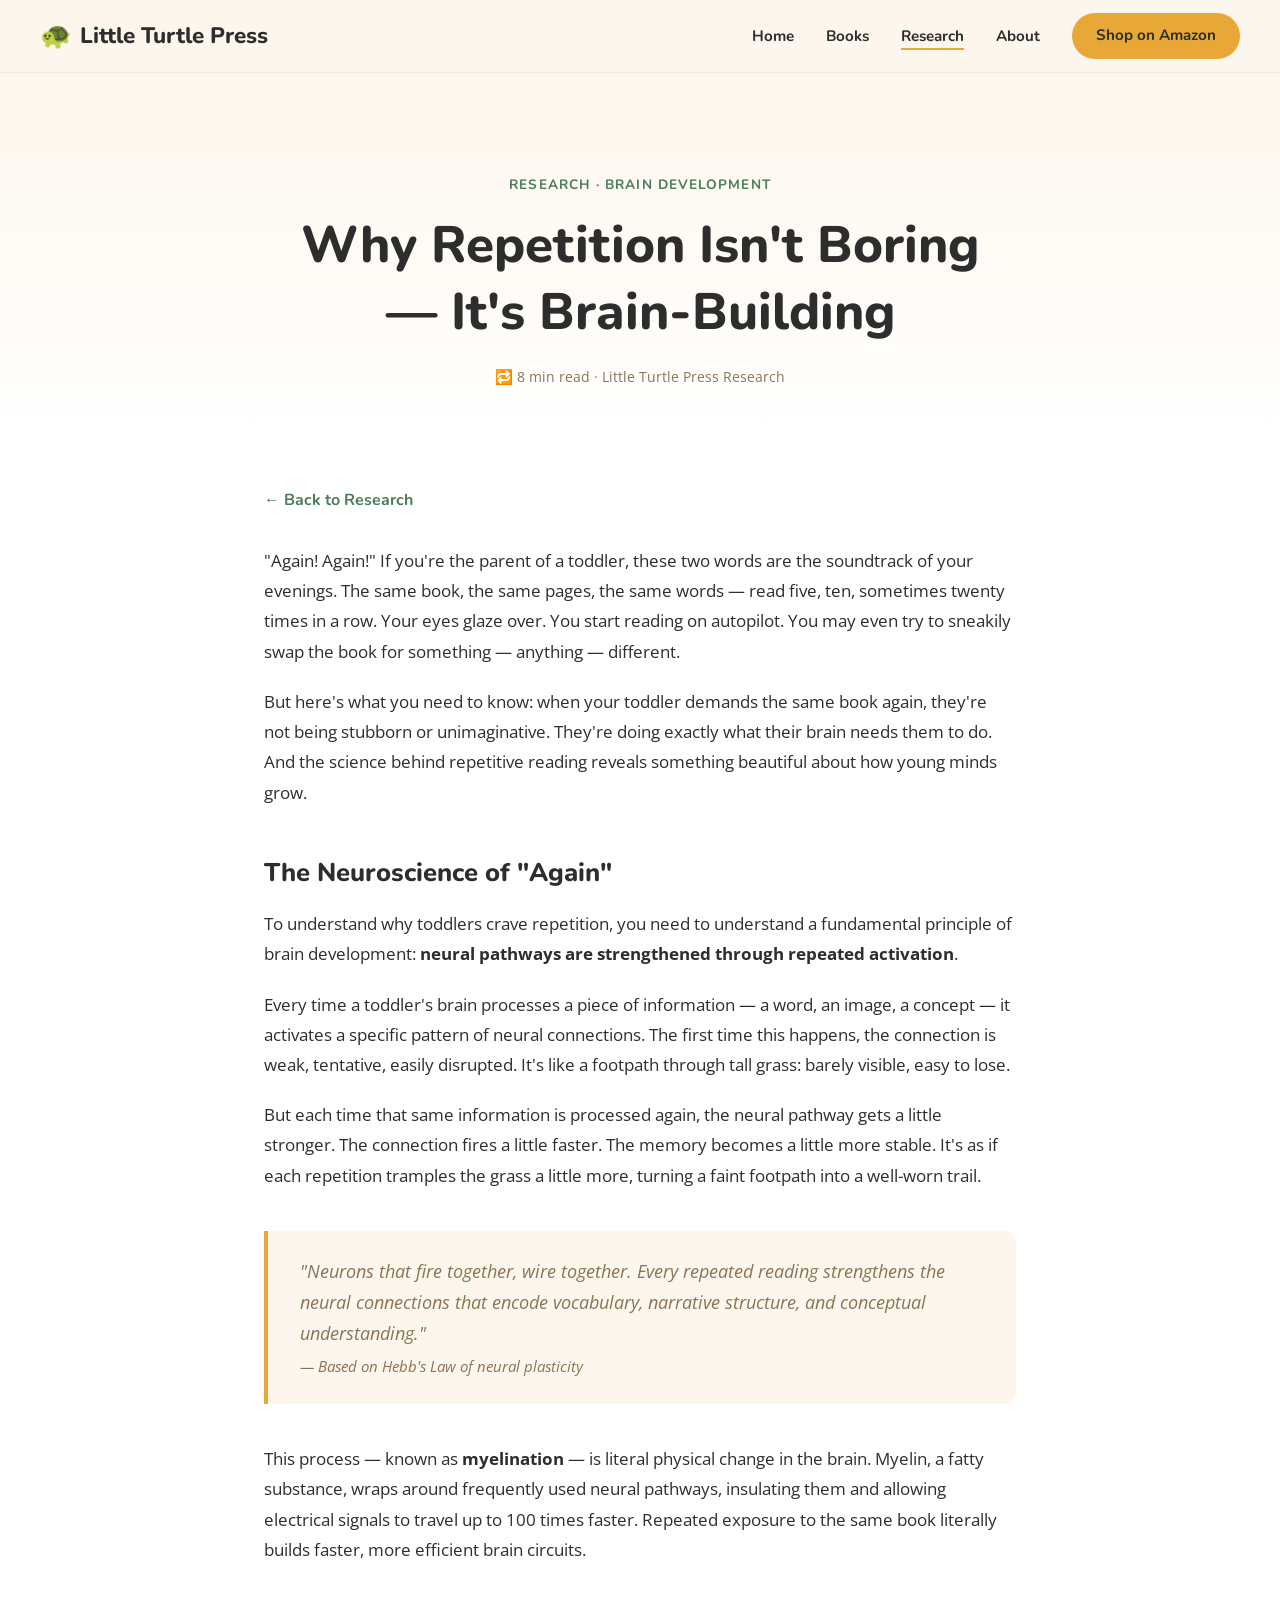
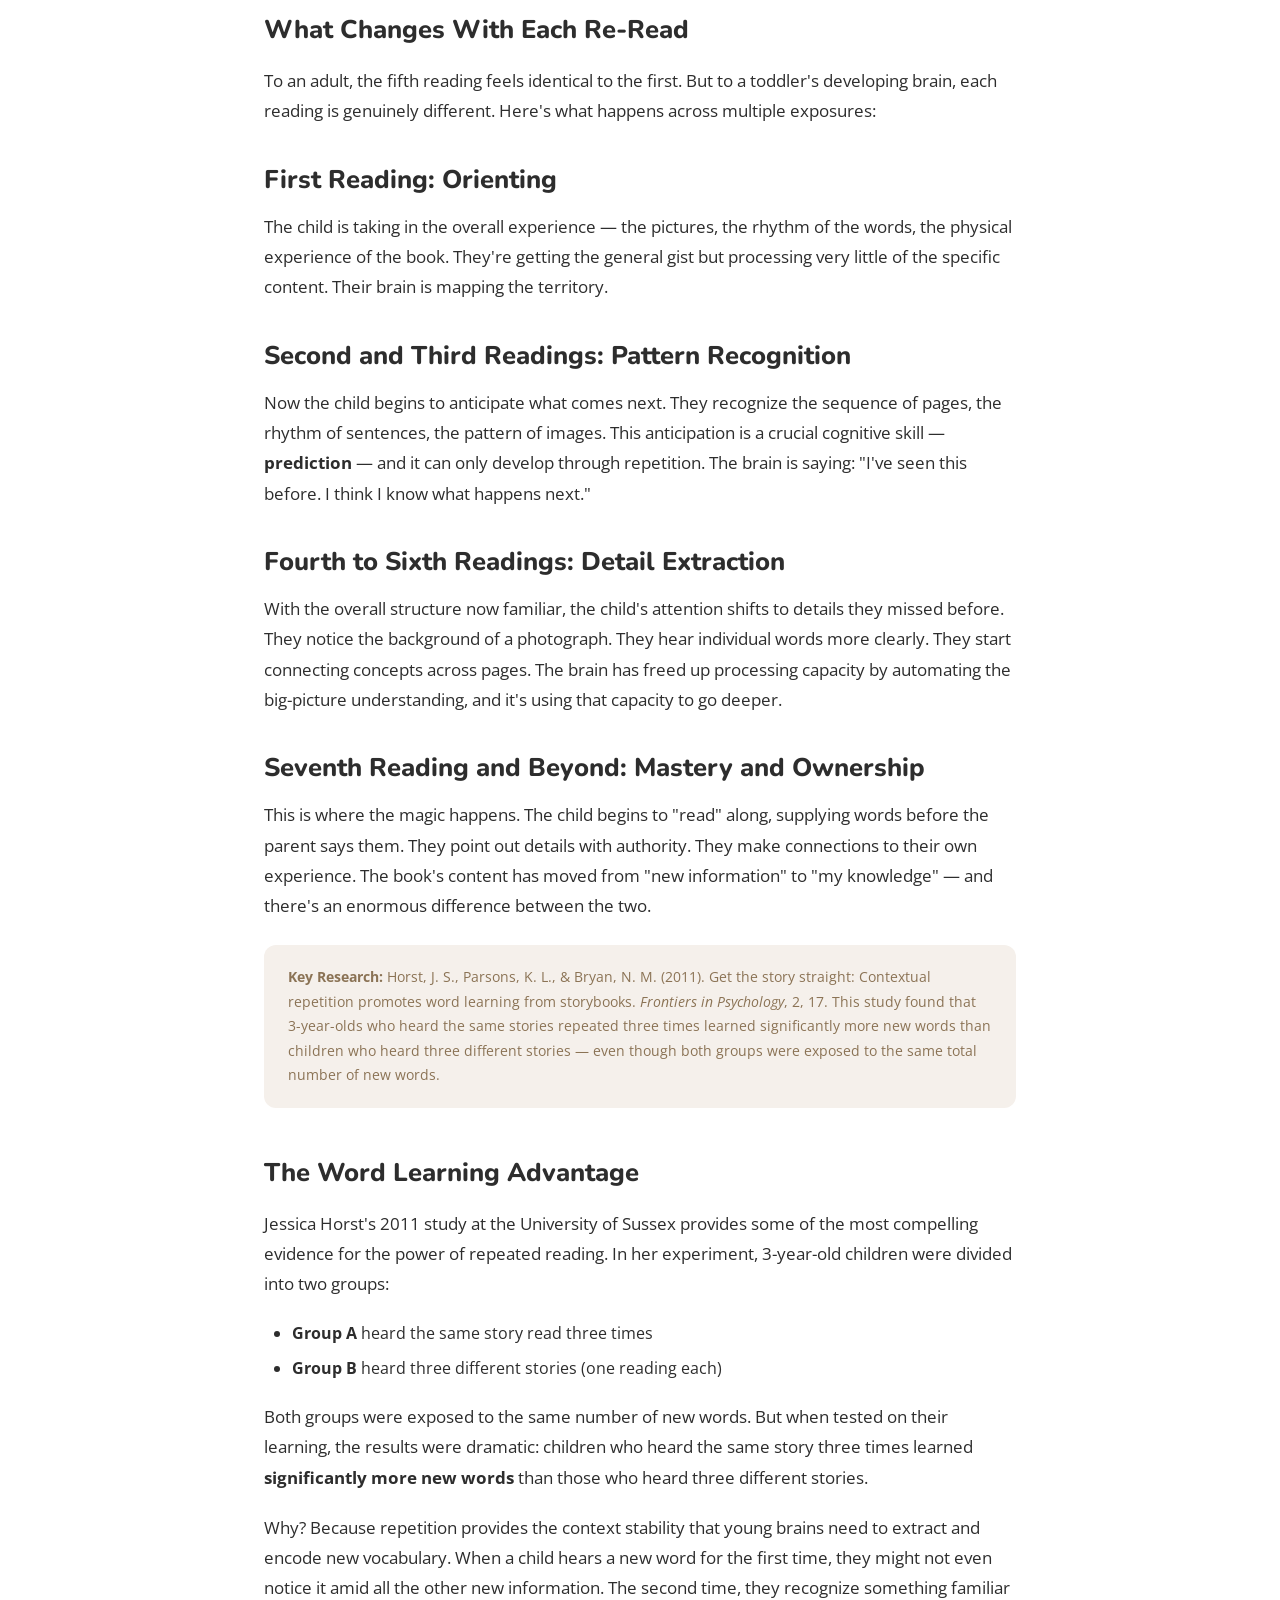
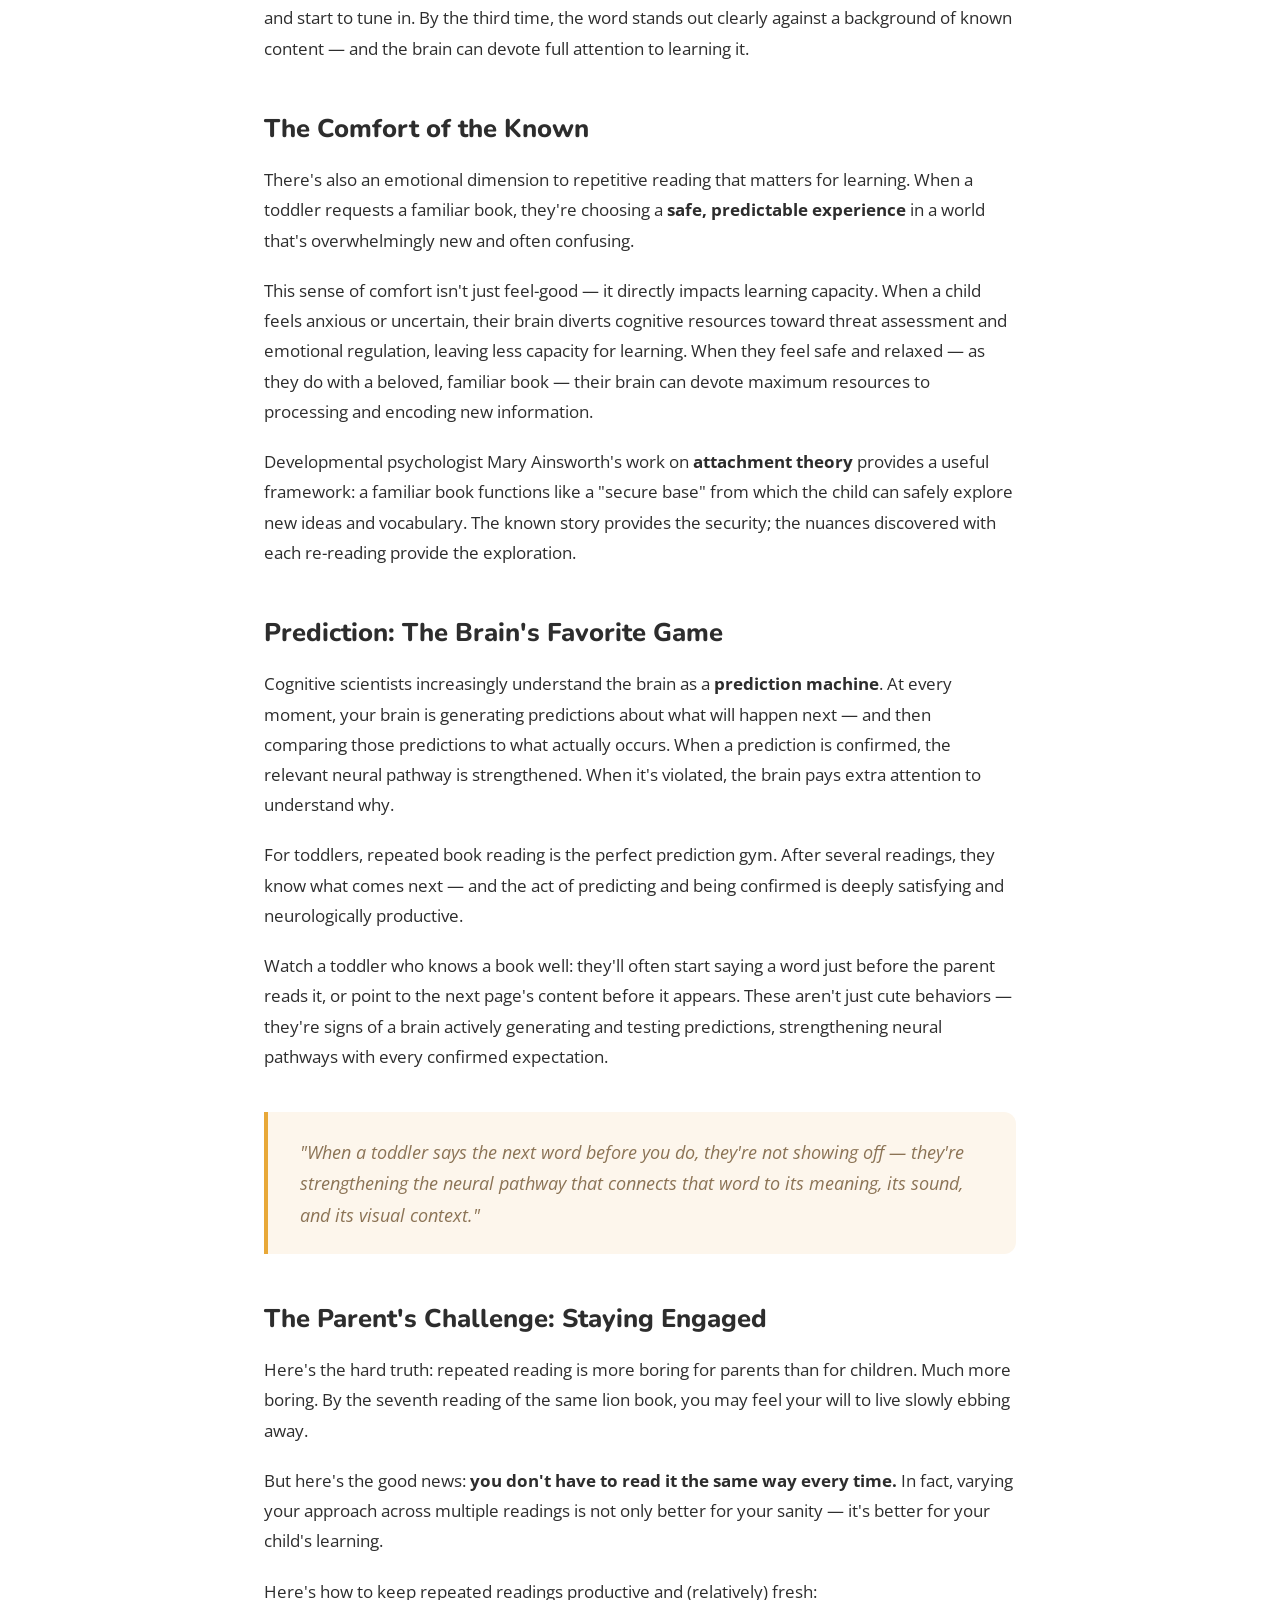
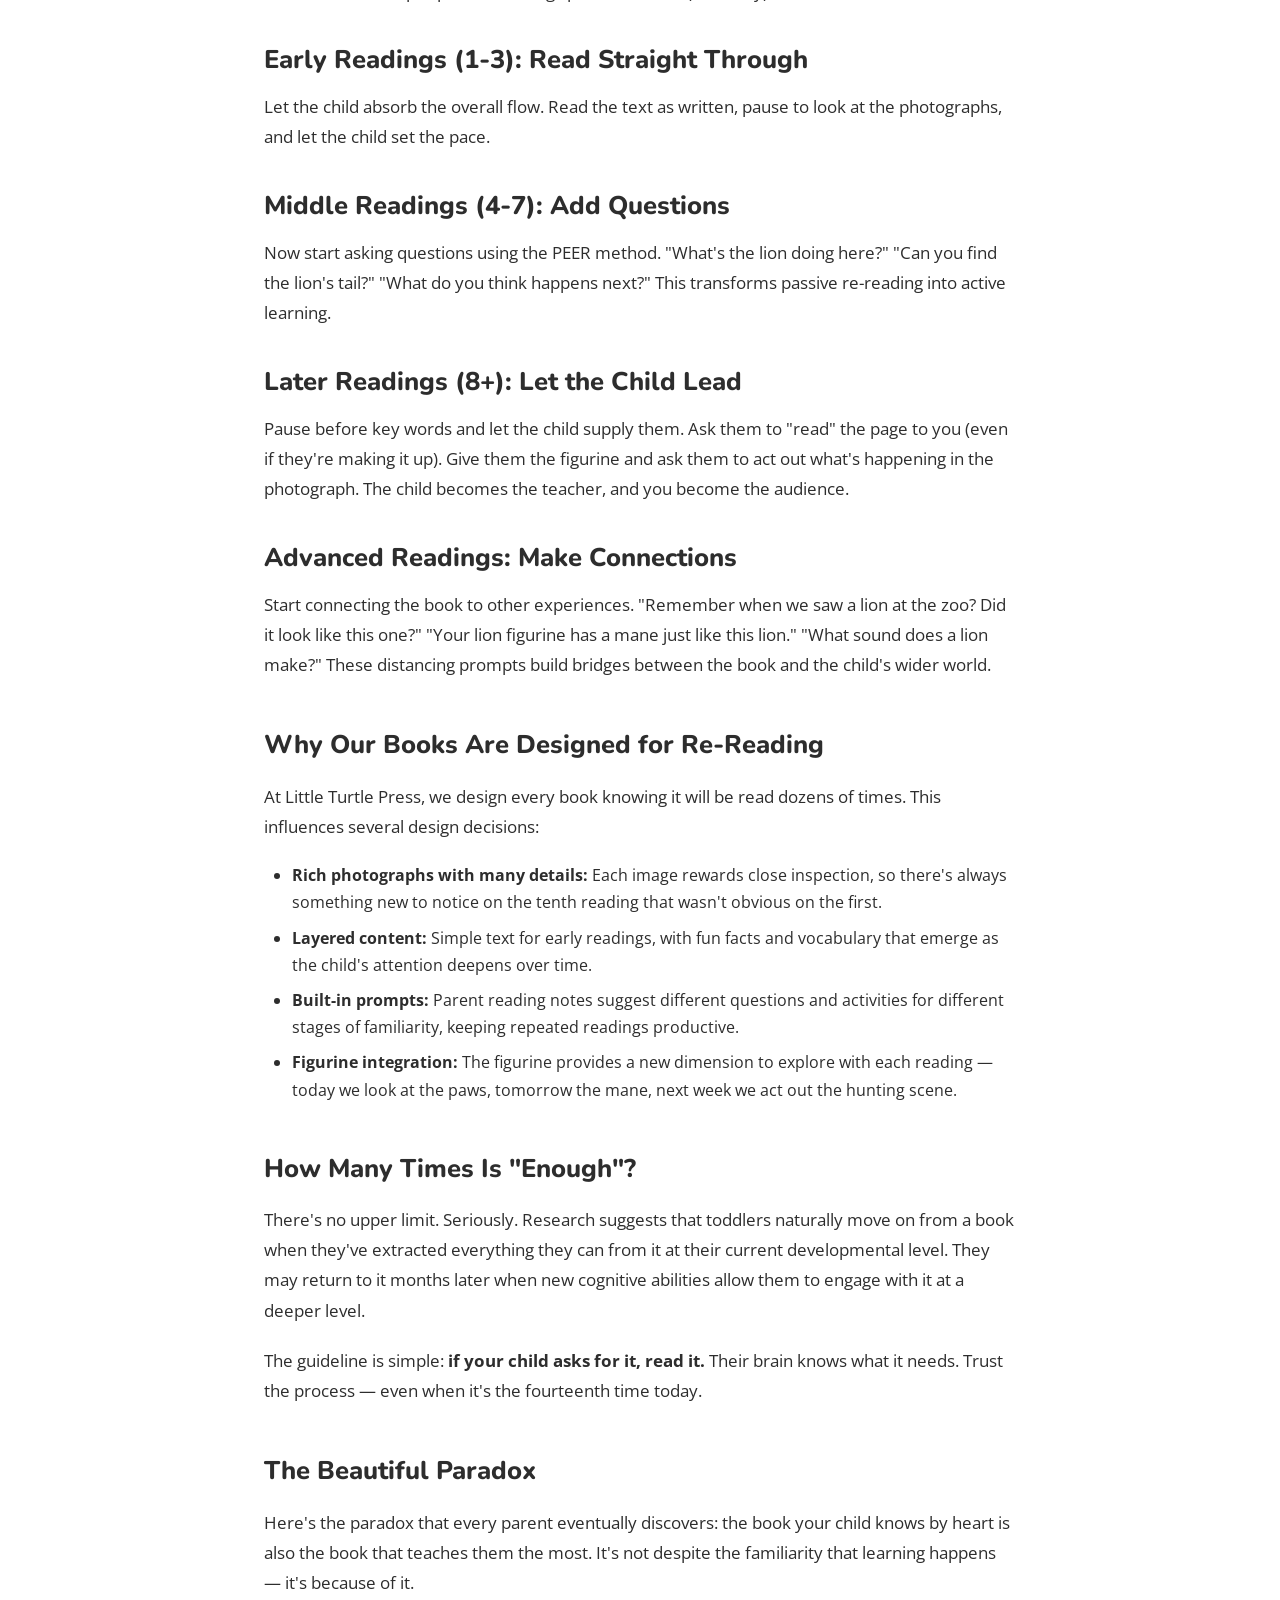
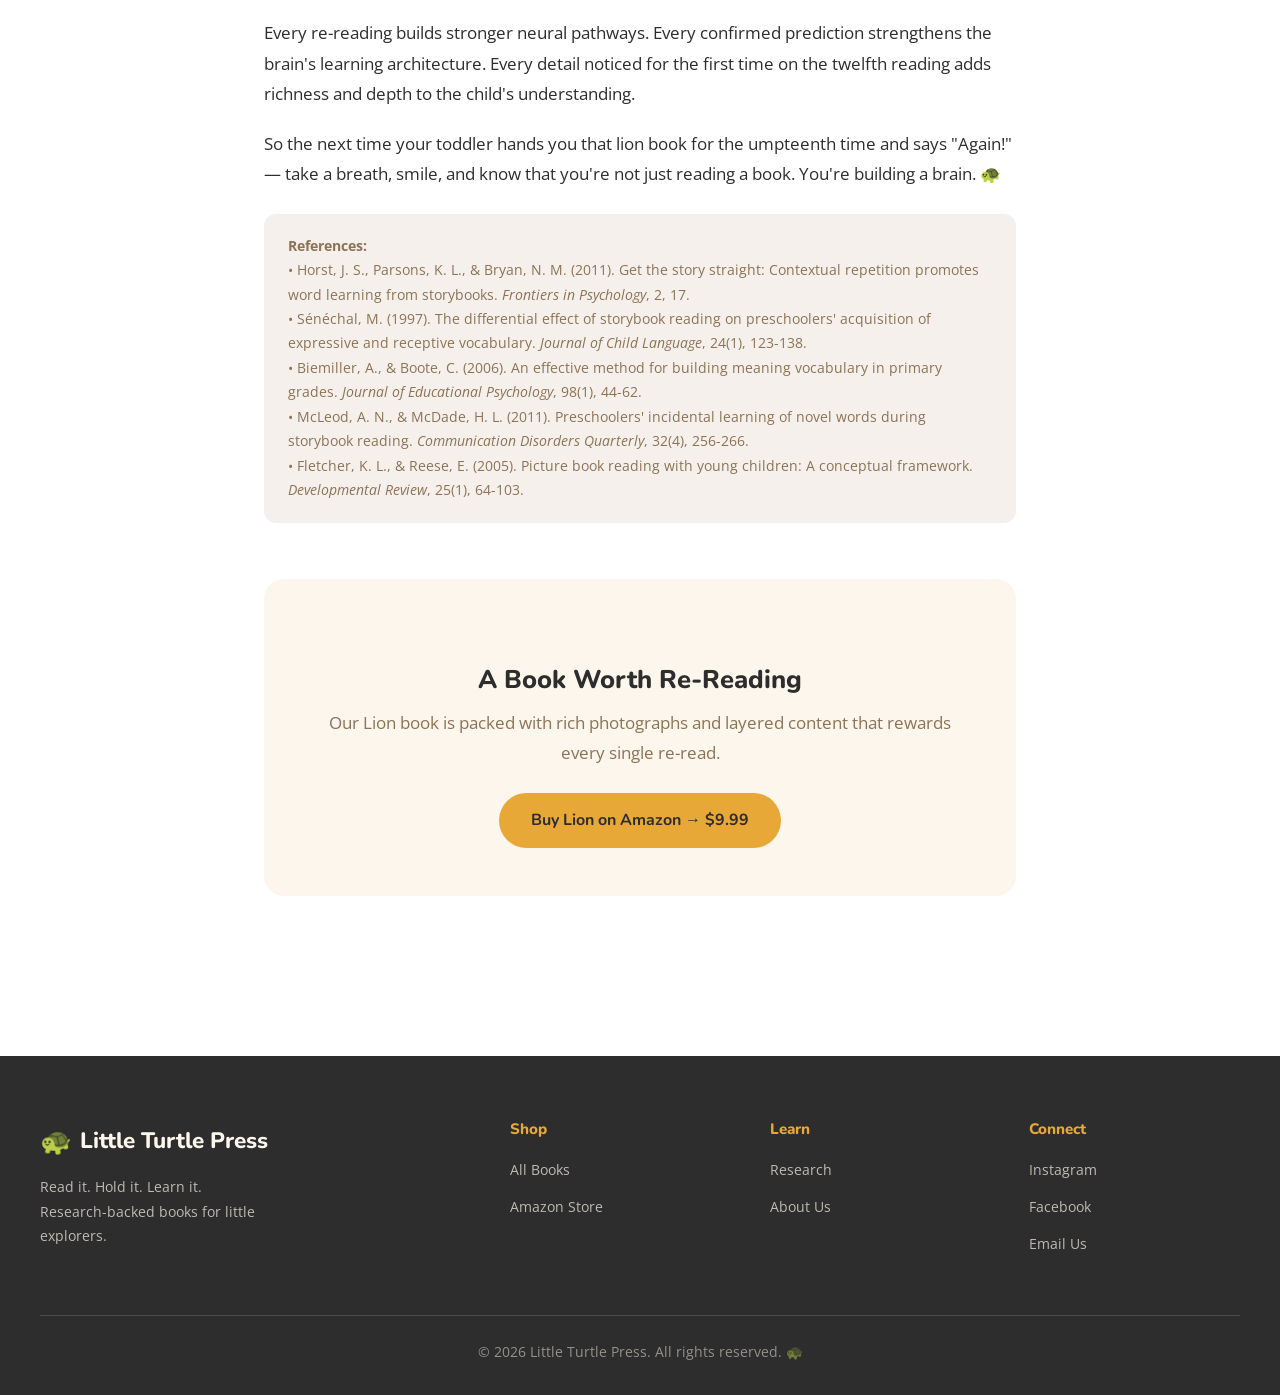
<file: articles/repetition.html>
<!DOCTYPE html>
<html lang="en">
<head>
  <meta charset="UTF-8">
  <meta name="viewport" content="width=device-width, initial-scale=1.0">
  <title>Why Repetition Isn't Boring — It's Brain-Building — Little Turtle Press 🐢</title>
  <meta name="description" content="When your toddler demands the same book for the fifth time, they're building neural pathways. Discover the neuroscience of repeated reading and why it's essential for language development.">
  <meta property="og:title" content="Why Repetition Isn't Boring — It's Brain-Building">
  <meta property="og:description" content="The neuroscience behind your toddler's demand to read the same book again and again.">
  <meta property="og:type" content="article">
  <link rel="icon" href="data:image/svg+xml,<svg xmlns='http://www.w3.org/2000/svg' viewBox='0 0 100 100'><text y='.9em' font-size='90'>🐢</text></svg>">
  <link rel="preconnect" href="https://fonts.googleapis.com">
  <link rel="preconnect" href="https://fonts.gstatic.com" crossorigin>
  <link href="https://fonts.googleapis.com/css2?family=Nunito:wght@700;800;900&family=Open+Sans:wght@400;600;700&display=swap" rel="stylesheet">
  <link rel="stylesheet" href="../styles.css">
</head>
<body>

  <header class="site-header">
    <div class="header-inner">
      <a href="../index.html" class="logo"><span class="turtle">🐢</span> Little Turtle Press</a>
      <nav>
        <ul class="nav-links" id="navLinks">
          <li><a href="../index.html">Home</a></li>
          <li><a href="../books.html">Books</a></li>
          <li><a href="../research.html" class="active">Research</a></li>
          <li><a href="../about.html">About</a></li>
          <li><a href="https://amazon.com" class="btn btn-primary btn-small" target="_blank">Shop on Amazon</a></li>
        </ul>
        <button class="mobile-toggle" onclick="document.getElementById('navLinks').classList.toggle('open')" aria-label="Menu">☰</button>
      </nav>
    </div>
  </header>

  <section class="article-hero">
    <div class="container-narrow">
      <div class="article-category">Research · Brain Development</div>
      <h1>Why Repetition Isn't Boring — It's Brain-Building</h1>
      <div class="article-meta">🔁 8 min read · Little Turtle Press Research</div>
    </div>
  </section>

  <article class="article-content">
    <div class="container-narrow">
      <a href="../research.html" class="back-link">← Back to Research</a>

      <p>"Again! Again!" If you're the parent of a toddler, these two words are the soundtrack of your evenings. The same book, the same pages, the same words — read five, ten, sometimes twenty times in a row. Your eyes glaze over. You start reading on autopilot. You may even try to sneakily swap the book for something — anything — different.</p>

      <p>But here's what you need to know: when your toddler demands the same book again, they're not being stubborn or unimaginative. They're doing exactly what their brain needs them to do. And the science behind repetitive reading reveals something beautiful about how young minds grow.</p>

      <h2>The Neuroscience of "Again"</h2>

      <p>To understand why toddlers crave repetition, you need to understand a fundamental principle of brain development: <strong>neural pathways are strengthened through repeated activation</strong>.</p>

      <p>Every time a toddler's brain processes a piece of information — a word, an image, a concept — it activates a specific pattern of neural connections. The first time this happens, the connection is weak, tentative, easily disrupted. It's like a footpath through tall grass: barely visible, easy to lose.</p>

      <p>But each time that same information is processed again, the neural pathway gets a little stronger. The connection fires a little faster. The memory becomes a little more stable. It's as if each repetition tramples the grass a little more, turning a faint footpath into a well-worn trail.</p>

      <div class="pull-quote">
        "Neurons that fire together, wire together. Every repeated reading strengthens the neural connections that encode vocabulary, narrative structure, and conceptual understanding."
        <br><small>— Based on Hebb's Law of neural plasticity</small>
      </div>

      <p>This process — known as <strong>myelination</strong> — is literal physical change in the brain. Myelin, a fatty substance, wraps around frequently used neural pathways, insulating them and allowing electrical signals to travel up to 100 times faster. Repeated exposure to the same book literally builds faster, more efficient brain circuits.</p>

      <h2>What Changes With Each Re-Read</h2>

      <p>To an adult, the fifth reading feels identical to the first. But to a toddler's developing brain, each reading is genuinely different. Here's what happens across multiple exposures:</p>

      <h3>First Reading: Orienting</h3>
      <p>The child is taking in the overall experience — the pictures, the rhythm of the words, the physical experience of the book. They're getting the general gist but processing very little of the specific content. Their brain is mapping the territory.</p>

      <h3>Second and Third Readings: Pattern Recognition</h3>
      <p>Now the child begins to anticipate what comes next. They recognize the sequence of pages, the rhythm of sentences, the pattern of images. This anticipation is a crucial cognitive skill — <strong>prediction</strong> — and it can only develop through repetition. The brain is saying: "I've seen this before. I think I know what happens next."</p>

      <h3>Fourth to Sixth Readings: Detail Extraction</h3>
      <p>With the overall structure now familiar, the child's attention shifts to details they missed before. They notice the background of a photograph. They hear individual words more clearly. They start connecting concepts across pages. The brain has freed up processing capacity by automating the big-picture understanding, and it's using that capacity to go deeper.</p>

      <h3>Seventh Reading and Beyond: Mastery and Ownership</h3>
      <p>This is where the magic happens. The child begins to "read" along, supplying words before the parent says them. They point out details with authority. They make connections to their own experience. The book's content has moved from "new information" to "my knowledge" — and there's an enormous difference between the two.</p>

      <div class="citation">
        <strong>Key Research:</strong> Horst, J. S., Parsons, K. L., & Bryan, N. M. (2011). Get the story straight: Contextual repetition promotes word learning from storybooks. <em>Frontiers in Psychology</em>, 2, 17. This study found that 3-year-olds who heard the same stories repeated three times learned significantly more new words than children who heard three different stories — even though both groups were exposed to the same total number of new words.
      </div>

      <h2>The Word Learning Advantage</h2>

      <p>Jessica Horst's 2011 study at the University of Sussex provides some of the most compelling evidence for the power of repeated reading. In her experiment, 3-year-old children were divided into two groups:</p>

      <ul>
        <li><strong>Group A</strong> heard the same story read three times</li>
        <li><strong>Group B</strong> heard three different stories (one reading each)</li>
      </ul>

      <p>Both groups were exposed to the same number of new words. But when tested on their learning, the results were dramatic: children who heard the same story three times learned <strong>significantly more new words</strong> than those who heard three different stories.</p>

      <p>Why? Because repetition provides the context stability that young brains need to extract and encode new vocabulary. When a child hears a new word for the first time, they might not even notice it amid all the other new information. The second time, they recognize something familiar and start to tune in. By the third time, the word stands out clearly against a background of known content — and the brain can devote full attention to learning it.</p>

      <h2>The Comfort of the Known</h2>

      <p>There's also an emotional dimension to repetitive reading that matters for learning. When a toddler requests a familiar book, they're choosing a <strong>safe, predictable experience</strong> in a world that's overwhelmingly new and often confusing.</p>

      <p>This sense of comfort isn't just feel-good — it directly impacts learning capacity. When a child feels anxious or uncertain, their brain diverts cognitive resources toward threat assessment and emotional regulation, leaving less capacity for learning. When they feel safe and relaxed — as they do with a beloved, familiar book — their brain can devote maximum resources to processing and encoding new information.</p>

      <p>Developmental psychologist Mary Ainsworth's work on <strong>attachment theory</strong> provides a useful framework: a familiar book functions like a "secure base" from which the child can safely explore new ideas and vocabulary. The known story provides the security; the nuances discovered with each re-reading provide the exploration.</p>

      <h2>Prediction: The Brain's Favorite Game</h2>

      <p>Cognitive scientists increasingly understand the brain as a <strong>prediction machine</strong>. At every moment, your brain is generating predictions about what will happen next — and then comparing those predictions to what actually occurs. When a prediction is confirmed, the relevant neural pathway is strengthened. When it's violated, the brain pays extra attention to understand why.</p>

      <p>For toddlers, repeated book reading is the perfect prediction gym. After several readings, they know what comes next — and the act of predicting and being confirmed is deeply satisfying and neurologically productive.</p>

      <p>Watch a toddler who knows a book well: they'll often start saying a word just before the parent reads it, or point to the next page's content before it appears. These aren't just cute behaviors — they're signs of a brain actively generating and testing predictions, strengthening neural pathways with every confirmed expectation.</p>

      <div class="pull-quote">
        "When a toddler says the next word before you do, they're not showing off — they're strengthening the neural pathway that connects that word to its meaning, its sound, and its visual context."
      </div>

      <h2>The Parent's Challenge: Staying Engaged</h2>

      <p>Here's the hard truth: repeated reading is more boring for parents than for children. Much more boring. By the seventh reading of the same lion book, you may feel your will to live slowly ebbing away.</p>

      <p>But here's the good news: <strong>you don't have to read it the same way every time.</strong> In fact, varying your approach across multiple readings is not only better for your sanity — it's better for your child's learning.</p>

      <p>Here's how to keep repeated readings productive and (relatively) fresh:</p>

      <h3>Early Readings (1-3): Read Straight Through</h3>
      <p>Let the child absorb the overall flow. Read the text as written, pause to look at the photographs, and let the child set the pace.</p>

      <h3>Middle Readings (4-7): Add Questions</h3>
      <p>Now start asking questions using the PEER method. "What's the lion doing here?" "Can you find the lion's tail?" "What do you think happens next?" This transforms passive re-reading into active learning.</p>

      <h3>Later Readings (8+): Let the Child Lead</h3>
      <p>Pause before key words and let the child supply them. Ask them to "read" the page to you (even if they're making it up). Give them the figurine and ask them to act out what's happening in the photograph. The child becomes the teacher, and you become the audience.</p>

      <h3>Advanced Readings: Make Connections</h3>
      <p>Start connecting the book to other experiences. "Remember when we saw a lion at the zoo? Did it look like this one?" "Your lion figurine has a mane just like this lion." "What sound does a lion make?" These distancing prompts build bridges between the book and the child's wider world.</p>

      <h2>Why Our Books Are Designed for Re-Reading</h2>

      <p>At Little Turtle Press, we design every book knowing it will be read dozens of times. This influences several design decisions:</p>

      <ul>
        <li><strong>Rich photographs with many details:</strong> Each image rewards close inspection, so there's always something new to notice on the tenth reading that wasn't obvious on the first.</li>
        <li><strong>Layered content:</strong> Simple text for early readings, with fun facts and vocabulary that emerge as the child's attention deepens over time.</li>
        <li><strong>Built-in prompts:</strong> Parent reading notes suggest different questions and activities for different stages of familiarity, keeping repeated readings productive.</li>
        <li><strong>Figurine integration:</strong> The figurine provides a new dimension to explore with each reading — today we look at the paws, tomorrow the mane, next week we act out the hunting scene.</li>
      </ul>

      <h2>How Many Times Is "Enough"?</h2>

      <p>There's no upper limit. Seriously. Research suggests that toddlers naturally move on from a book when they've extracted everything they can from it at their current developmental level. They may return to it months later when new cognitive abilities allow them to engage with it at a deeper level.</p>

      <p>The guideline is simple: <strong>if your child asks for it, read it.</strong> Their brain knows what it needs. Trust the process — even when it's the fourteenth time today.</p>

      <h2>The Beautiful Paradox</h2>

      <p>Here's the paradox that every parent eventually discovers: the book your child knows by heart is also the book that teaches them the most. It's not despite the familiarity that learning happens — it's because of it.</p>

      <p>Every re-reading builds stronger neural pathways. Every confirmed prediction strengthens the brain's learning architecture. Every detail noticed for the first time on the twelfth reading adds richness and depth to the child's understanding.</p>

      <p>So the next time your toddler hands you that lion book for the umpteenth time and says "Again!" — take a breath, smile, and know that you're not just reading a book. You're building a brain. 🐢</p>

      <div class="citation">
        <strong>References:</strong><br>
        • Horst, J. S., Parsons, K. L., & Bryan, N. M. (2011). Get the story straight: Contextual repetition promotes word learning from storybooks. <em>Frontiers in Psychology</em>, 2, 17.<br>
        • Sénéchal, M. (1997). The differential effect of storybook reading on preschoolers' acquisition of expressive and receptive vocabulary. <em>Journal of Child Language</em>, 24(1), 123-138.<br>
        • Biemiller, A., & Boote, C. (2006). An effective method for building meaning vocabulary in primary grades. <em>Journal of Educational Psychology</em>, 98(1), 44-62.<br>
        • McLeod, A. N., & McDade, H. L. (2011). Preschoolers' incidental learning of novel words during storybook reading. <em>Communication Disorders Quarterly</em>, 32(4), 256-266.<br>
        • Fletcher, K. L., & Reese, E. (2005). Picture book reading with young children: A conceptual framework. <em>Developmental Review</em>, 25(1), 64-103.
      </div>

      <div class="article-cta">
        <h3>A Book Worth Re-Reading</h3>
        <p>Our Lion book is packed with rich photographs and layered content that rewards every single re-read.</p>
        <a href="https://amazon.com" class="btn btn-primary" target="_blank">Buy Lion on Amazon → $9.99</a>
      </div>
    </div>
  </article>

  <footer class="site-footer">
    <div class="footer-inner">
      <div class="footer-brand">
        <div class="logo"><span class="turtle">🐢</span> Little Turtle Press</div>
        <p>Read it. Hold it. Learn it.<br>Research-backed books for little explorers.</p>
      </div>
      <div class="footer-col"><h4>Shop</h4><ul><li><a href="../books.html">All Books</a></li><li><a href="https://amazon.com" target="_blank">Amazon Store</a></li></ul></div>
      <div class="footer-col"><h4>Learn</h4><ul><li><a href="../research.html">Research</a></li><li><a href="../about.html">About Us</a></li></ul></div>
      <div class="footer-col"><h4>Connect</h4><ul><li><a href="#">Instagram</a></li><li><a href="#">Facebook</a></li><li><a href="mailto:hello@littleturtlepress.com">Email Us</a></li></ul></div>
    </div>
    <div class="footer-bottom">© 2026 Little Turtle Press. All rights reserved. 🐢</div>
  </footer>

</body>
</html>
</file>
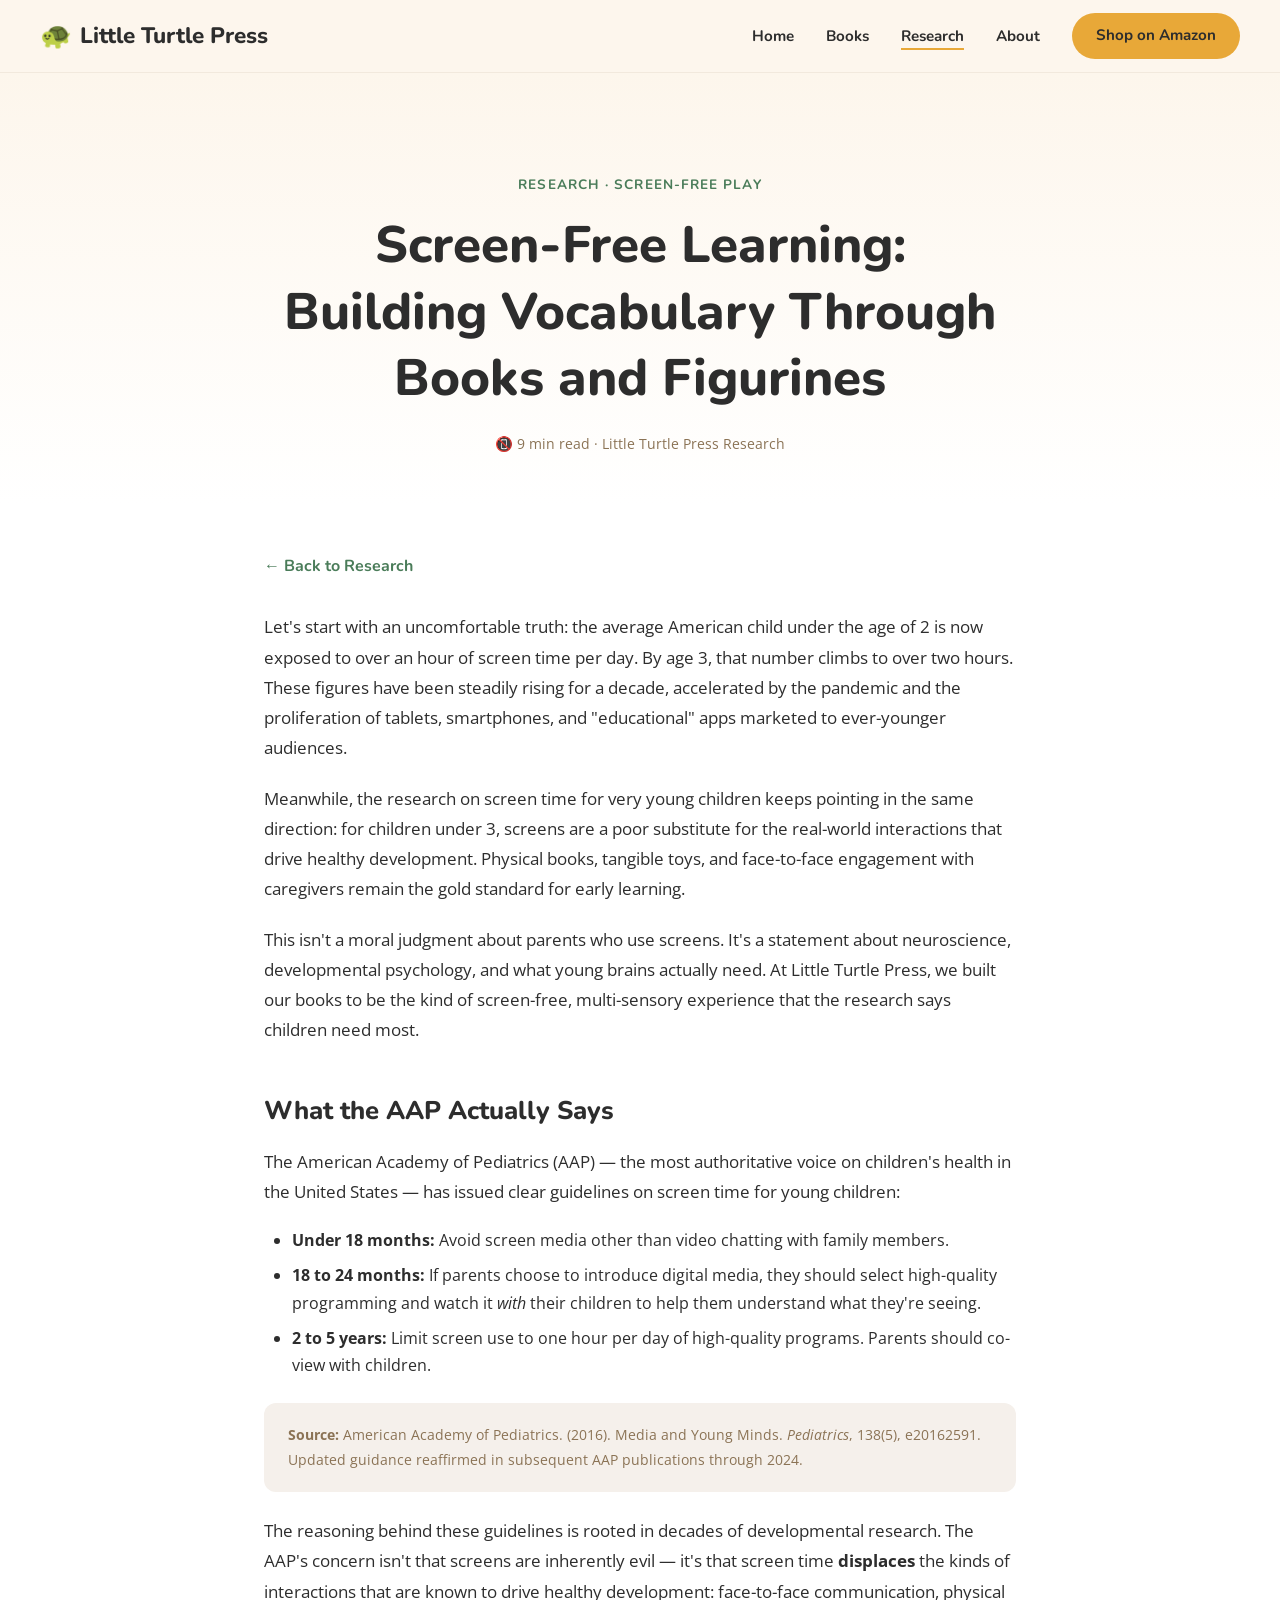
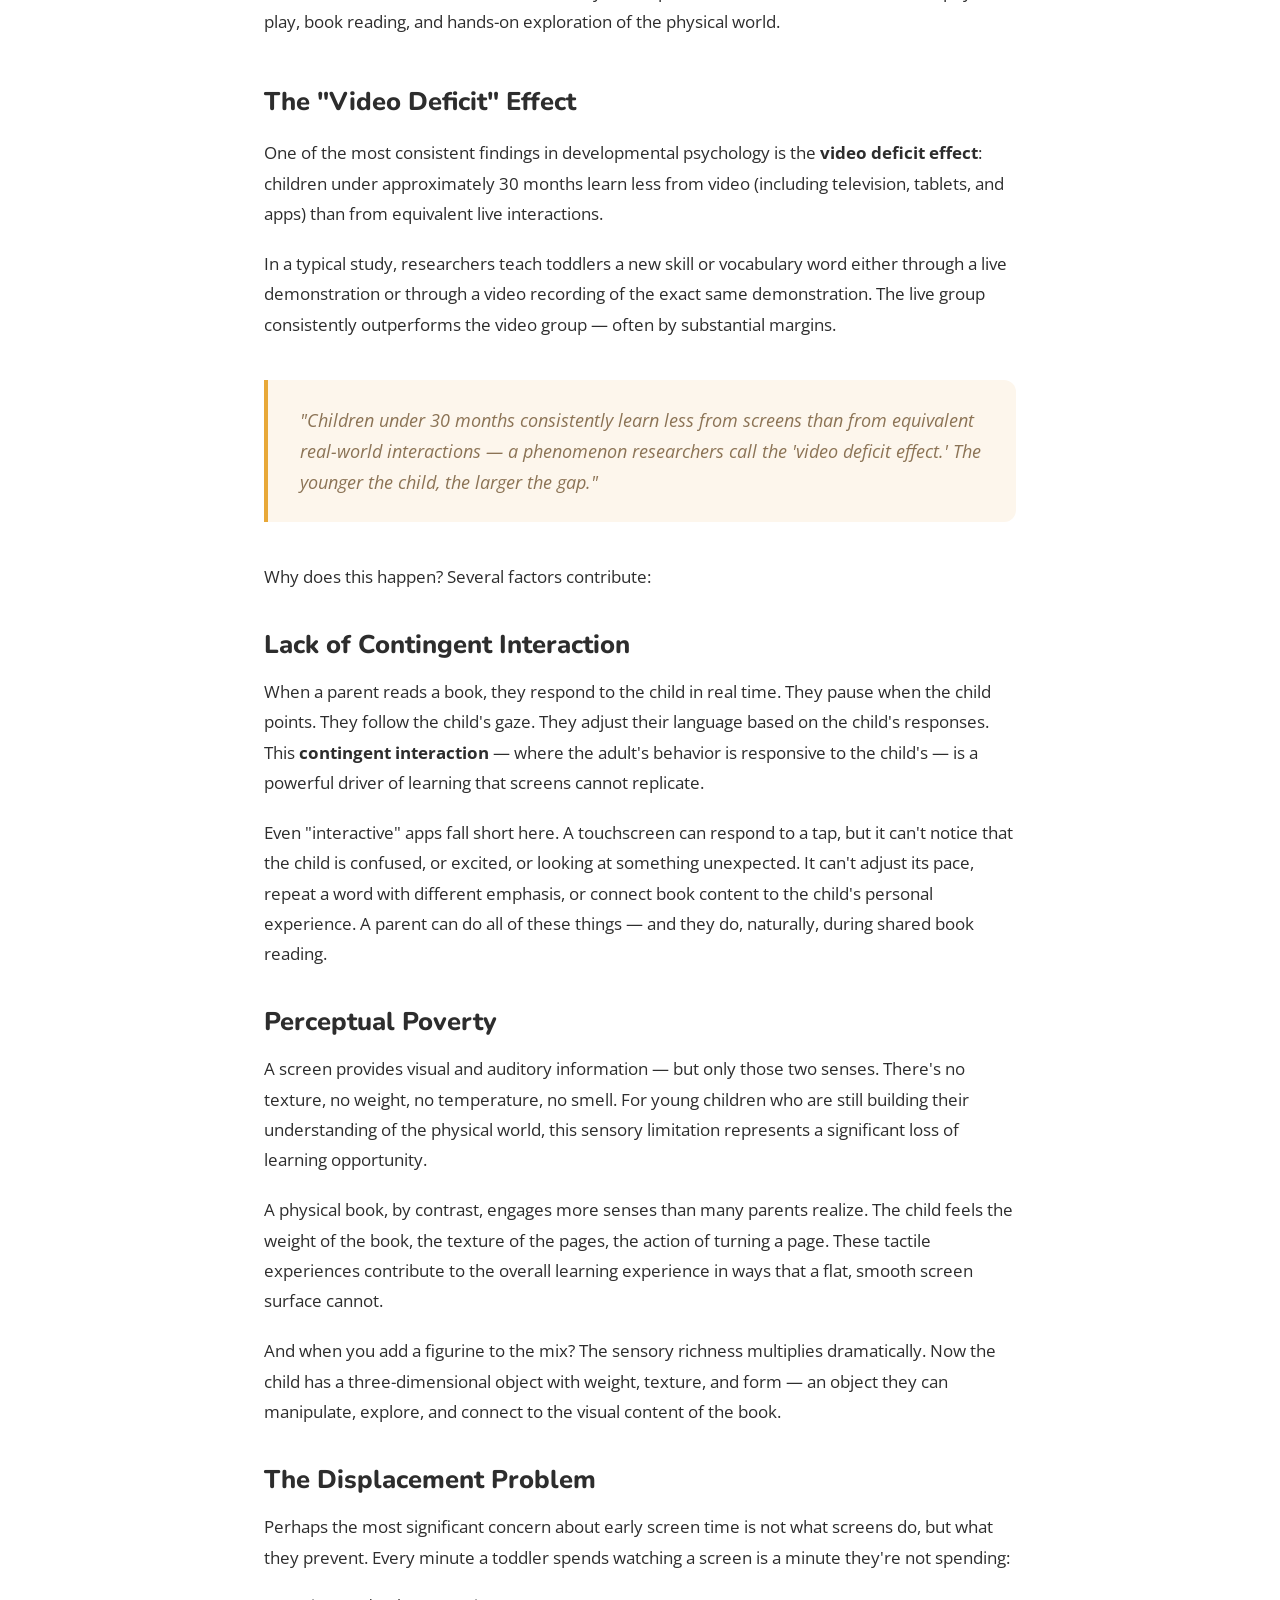
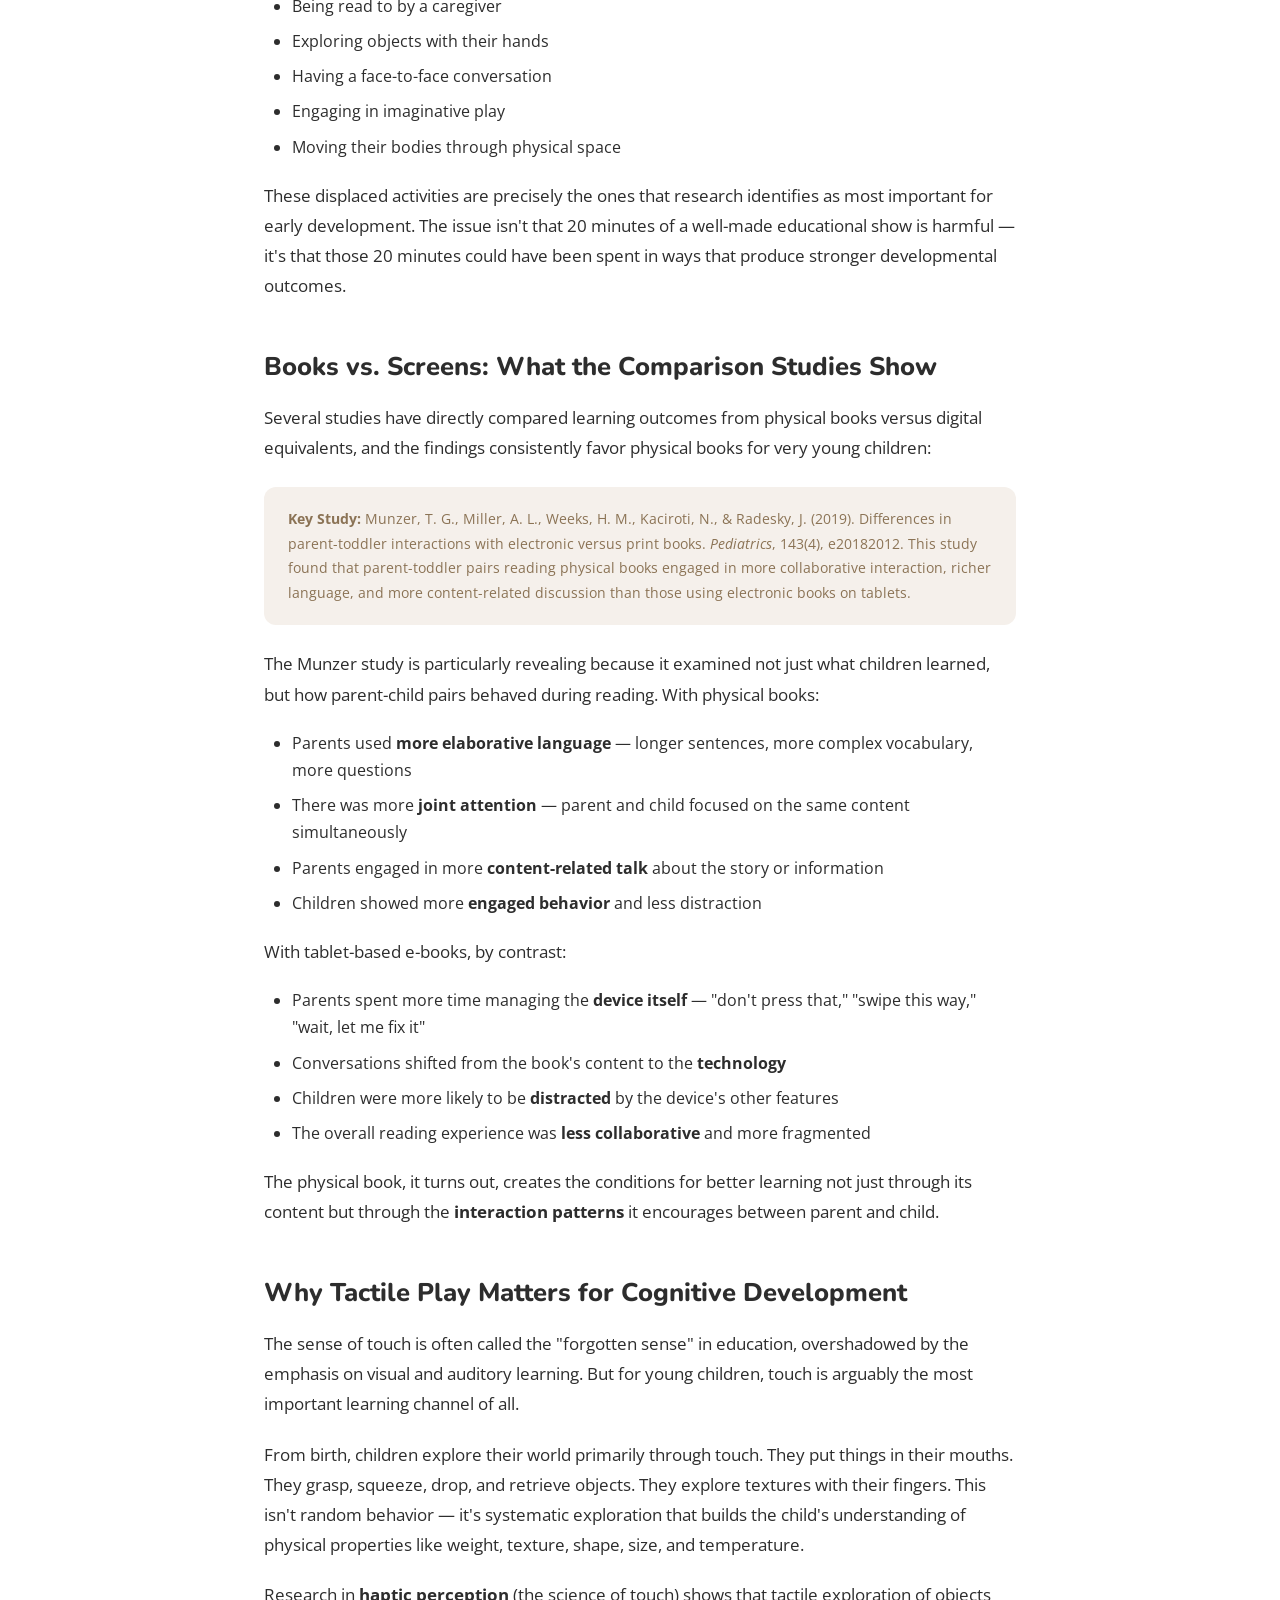
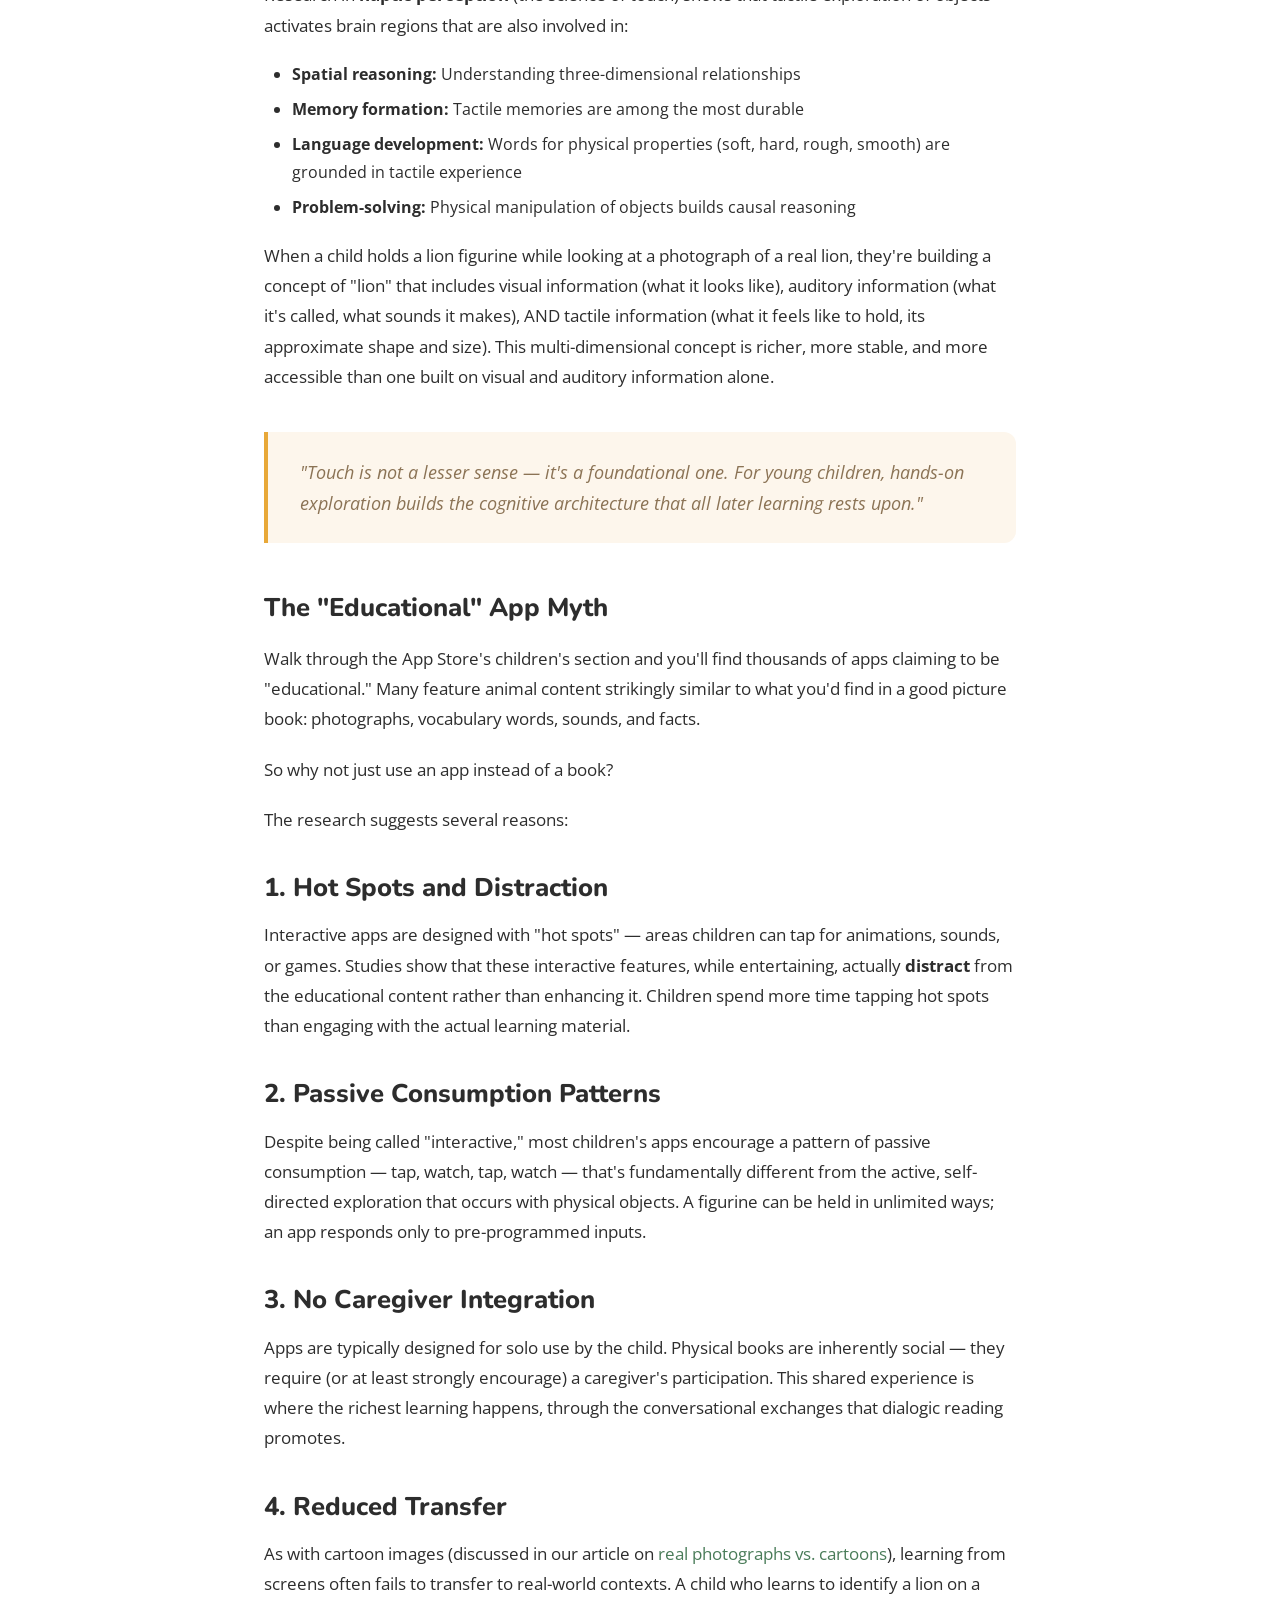
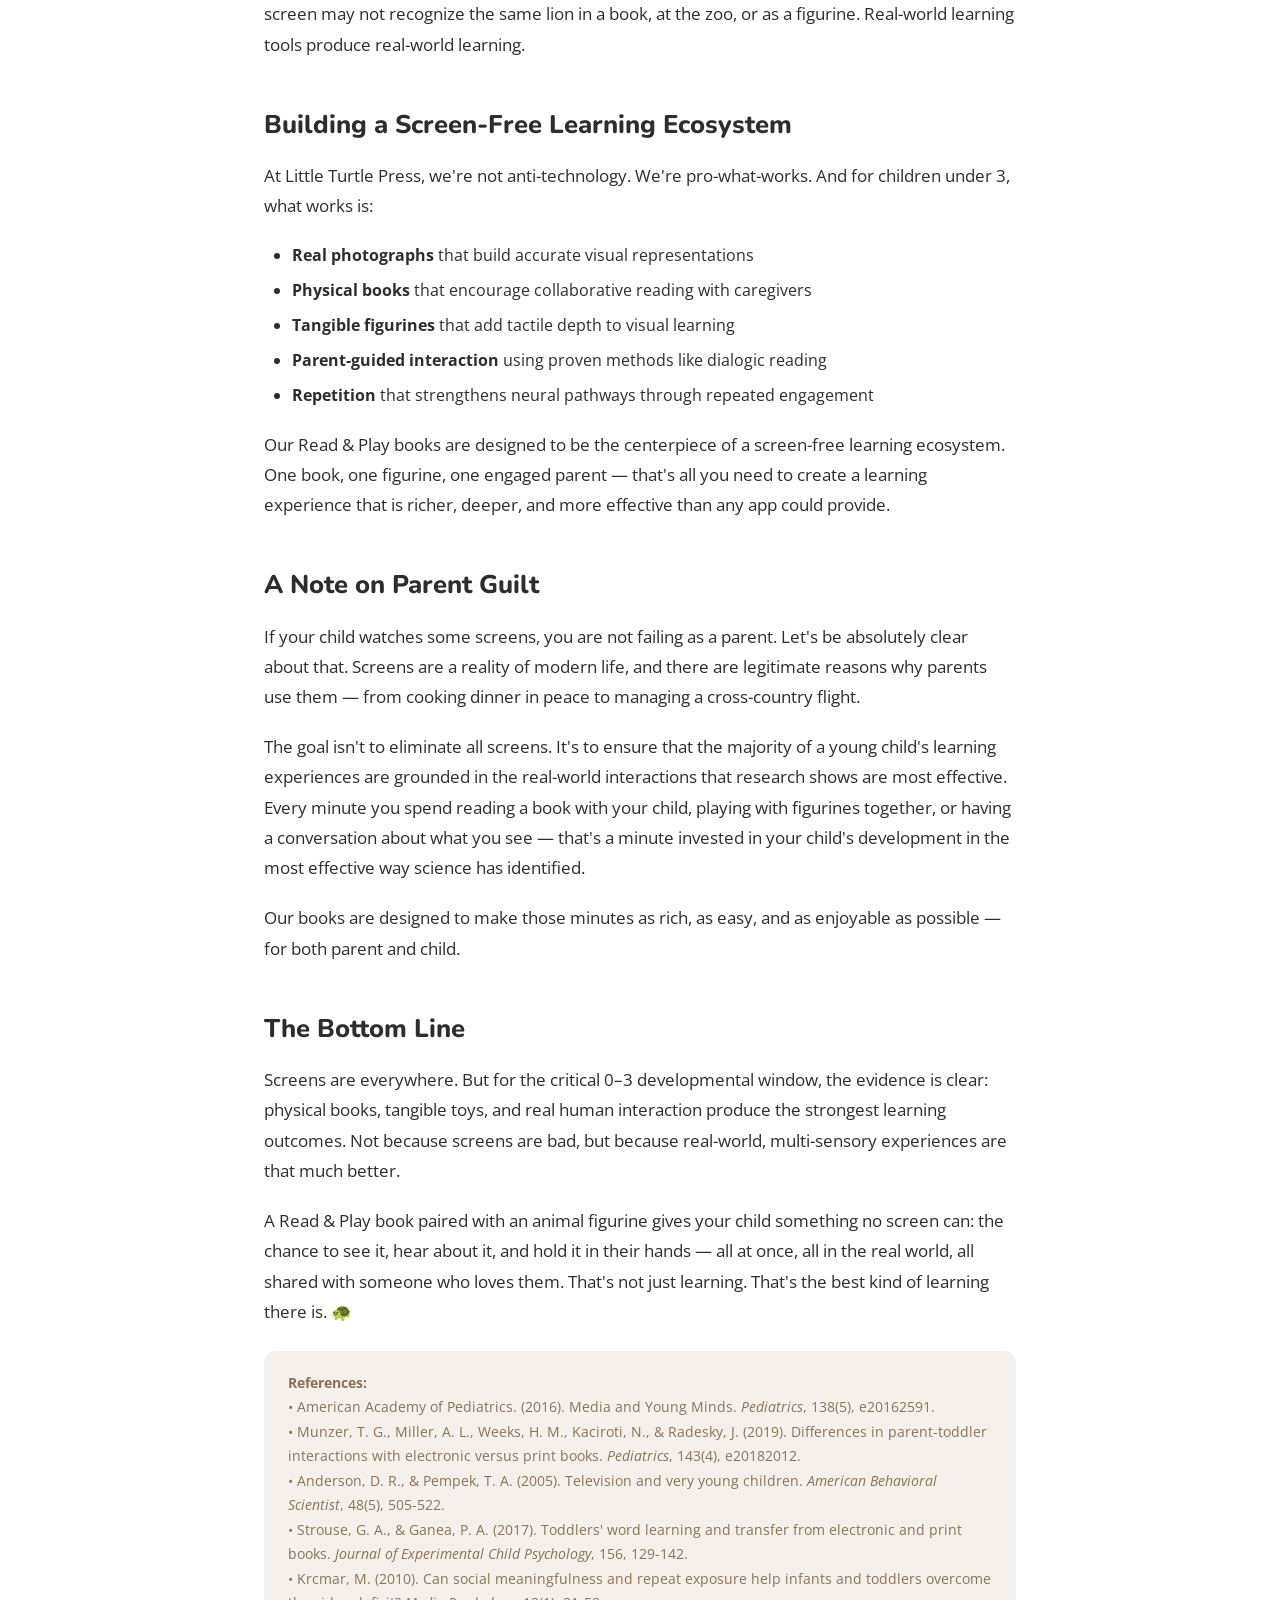
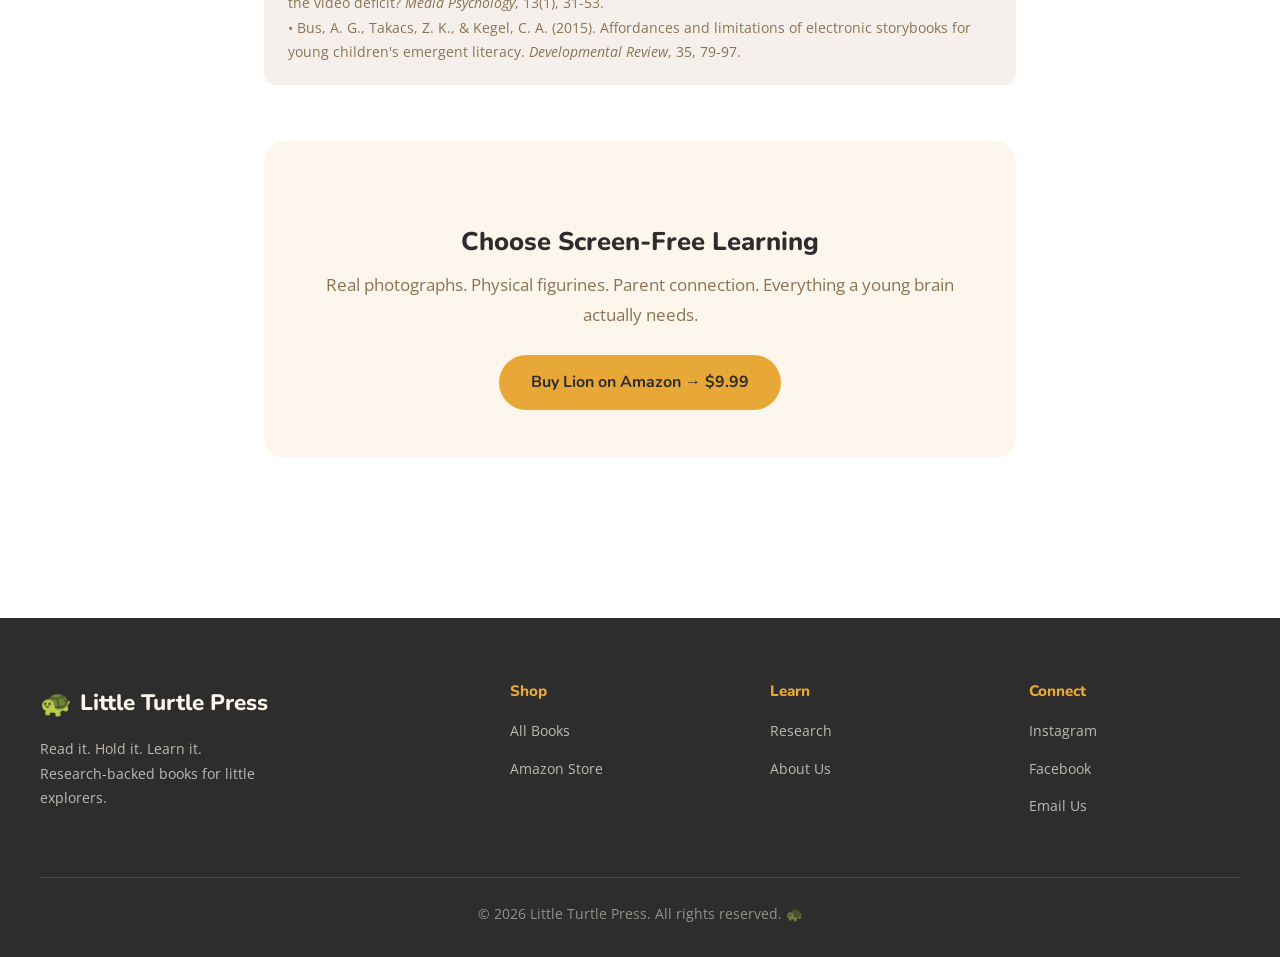
<file: articles/screen-free-learning.html>
<!DOCTYPE html>
<html lang="en">
<head>
  <meta charset="UTF-8">
  <meta name="viewport" content="width=device-width, initial-scale=1.0">
  <title>Screen-Free Learning: Building Vocabulary Through Books and Figurines — Little Turtle Press 🐢</title>
  <meta name="description" content="In a world of screens, physical books and figurines offer something irreplaceable. Explore AAP guidelines, screen-based vs tactile learning, and why hands-on play matters for under-3s.">
  <meta property="og:title" content="Screen-Free Learning: Building Vocabulary Through Books and Figurines">
  <meta property="og:description" content="Why tactile, screen-free play matters more than ever for children under 3.">
  <meta property="og:type" content="article">
  <link rel="icon" href="data:image/svg+xml,<svg xmlns='http://www.w3.org/2000/svg' viewBox='0 0 100 100'><text y='.9em' font-size='90'>🐢</text></svg>">
  <link rel="preconnect" href="https://fonts.googleapis.com">
  <link rel="preconnect" href="https://fonts.gstatic.com" crossorigin>
  <link href="https://fonts.googleapis.com/css2?family=Nunito:wght@700;800;900&family=Open+Sans:wght@400;600;700&display=swap" rel="stylesheet">
  <link rel="stylesheet" href="../styles.css">
</head>
<body>

  <header class="site-header">
    <div class="header-inner">
      <a href="../index.html" class="logo"><span class="turtle">🐢</span> Little Turtle Press</a>
      <nav>
        <ul class="nav-links" id="navLinks">
          <li><a href="../index.html">Home</a></li>
          <li><a href="../books.html">Books</a></li>
          <li><a href="../research.html" class="active">Research</a></li>
          <li><a href="../about.html">About</a></li>
          <li><a href="https://amazon.com" class="btn btn-primary btn-small" target="_blank">Shop on Amazon</a></li>
        </ul>
        <button class="mobile-toggle" onclick="document.getElementById('navLinks').classList.toggle('open')" aria-label="Menu">☰</button>
      </nav>
    </div>
  </header>

  <section class="article-hero">
    <div class="container-narrow">
      <div class="article-category">Research · Screen-Free Play</div>
      <h1>Screen-Free Learning: Building Vocabulary Through Books and Figurines</h1>
      <div class="article-meta">📵 9 min read · Little Turtle Press Research</div>
    </div>
  </section>

  <article class="article-content">
    <div class="container-narrow">
      <a href="../research.html" class="back-link">← Back to Research</a>

      <p>Let's start with an uncomfortable truth: the average American child under the age of 2 is now exposed to over an hour of screen time per day. By age 3, that number climbs to over two hours. These figures have been steadily rising for a decade, accelerated by the pandemic and the proliferation of tablets, smartphones, and "educational" apps marketed to ever-younger audiences.</p>

      <p>Meanwhile, the research on screen time for very young children keeps pointing in the same direction: for children under 3, screens are a poor substitute for the real-world interactions that drive healthy development. Physical books, tangible toys, and face-to-face engagement with caregivers remain the gold standard for early learning.</p>

      <p>This isn't a moral judgment about parents who use screens. It's a statement about neuroscience, developmental psychology, and what young brains actually need. At Little Turtle Press, we built our books to be the kind of screen-free, multi-sensory experience that the research says children need most.</p>

      <h2>What the AAP Actually Says</h2>

      <p>The American Academy of Pediatrics (AAP) — the most authoritative voice on children's health in the United States — has issued clear guidelines on screen time for young children:</p>

      <ul>
        <li><strong>Under 18 months:</strong> Avoid screen media other than video chatting with family members.</li>
        <li><strong>18 to 24 months:</strong> If parents choose to introduce digital media, they should select high-quality programming and watch it <em>with</em> their children to help them understand what they're seeing.</li>
        <li><strong>2 to 5 years:</strong> Limit screen use to one hour per day of high-quality programs. Parents should co-view with children.</li>
      </ul>

      <div class="citation">
        <strong>Source:</strong> American Academy of Pediatrics. (2016). Media and Young Minds. <em>Pediatrics</em>, 138(5), e20162591. Updated guidance reaffirmed in subsequent AAP publications through 2024.
      </div>

      <p>The reasoning behind these guidelines is rooted in decades of developmental research. The AAP's concern isn't that screens are inherently evil — it's that screen time <strong>displaces</strong> the kinds of interactions that are known to drive healthy development: face-to-face communication, physical play, book reading, and hands-on exploration of the physical world.</p>

      <h2>The "Video Deficit" Effect</h2>

      <p>One of the most consistent findings in developmental psychology is the <strong>video deficit effect</strong>: children under approximately 30 months learn less from video (including television, tablets, and apps) than from equivalent live interactions.</p>

      <p>In a typical study, researchers teach toddlers a new skill or vocabulary word either through a live demonstration or through a video recording of the exact same demonstration. The live group consistently outperforms the video group — often by substantial margins.</p>

      <div class="pull-quote">
        "Children under 30 months consistently learn less from screens than from equivalent real-world interactions — a phenomenon researchers call the 'video deficit effect.' The younger the child, the larger the gap."
      </div>

      <p>Why does this happen? Several factors contribute:</p>

      <h3>Lack of Contingent Interaction</h3>
      <p>When a parent reads a book, they respond to the child in real time. They pause when the child points. They follow the child's gaze. They adjust their language based on the child's responses. This <strong>contingent interaction</strong> — where the adult's behavior is responsive to the child's — is a powerful driver of learning that screens cannot replicate.</p>

      <p>Even "interactive" apps fall short here. A touchscreen can respond to a tap, but it can't notice that the child is confused, or excited, or looking at something unexpected. It can't adjust its pace, repeat a word with different emphasis, or connect book content to the child's personal experience. A parent can do all of these things — and they do, naturally, during shared book reading.</p>

      <h3>Perceptual Poverty</h3>
      <p>A screen provides visual and auditory information — but only those two senses. There's no texture, no weight, no temperature, no smell. For young children who are still building their understanding of the physical world, this sensory limitation represents a significant loss of learning opportunity.</p>

      <p>A physical book, by contrast, engages more senses than many parents realize. The child feels the weight of the book, the texture of the pages, the action of turning a page. These tactile experiences contribute to the overall learning experience in ways that a flat, smooth screen surface cannot.</p>

      <p>And when you add a figurine to the mix? The sensory richness multiplies dramatically. Now the child has a three-dimensional object with weight, texture, and form — an object they can manipulate, explore, and connect to the visual content of the book.</p>

      <h3>The Displacement Problem</h3>
      <p>Perhaps the most significant concern about early screen time is not what screens do, but what they prevent. Every minute a toddler spends watching a screen is a minute they're not spending:</p>

      <ul>
        <li>Being read to by a caregiver</li>
        <li>Exploring objects with their hands</li>
        <li>Having a face-to-face conversation</li>
        <li>Engaging in imaginative play</li>
        <li>Moving their bodies through physical space</li>
      </ul>

      <p>These displaced activities are precisely the ones that research identifies as most important for early development. The issue isn't that 20 minutes of a well-made educational show is harmful — it's that those 20 minutes could have been spent in ways that produce stronger developmental outcomes.</p>

      <h2>Books vs. Screens: What the Comparison Studies Show</h2>

      <p>Several studies have directly compared learning outcomes from physical books versus digital equivalents, and the findings consistently favor physical books for very young children:</p>

      <div class="citation">
        <strong>Key Study:</strong> Munzer, T. G., Miller, A. L., Weeks, H. M., Kaciroti, N., & Radesky, J. (2019). Differences in parent-toddler interactions with electronic versus print books. <em>Pediatrics</em>, 143(4), e20182012. This study found that parent-toddler pairs reading physical books engaged in more collaborative interaction, richer language, and more content-related discussion than those using electronic books on tablets.
      </div>

      <p>The Munzer study is particularly revealing because it examined not just what children learned, but how parent-child pairs behaved during reading. With physical books:</p>

      <ul>
        <li>Parents used <strong>more elaborative language</strong> — longer sentences, more complex vocabulary, more questions</li>
        <li>There was more <strong>joint attention</strong> — parent and child focused on the same content simultaneously</li>
        <li>Parents engaged in more <strong>content-related talk</strong> about the story or information</li>
        <li>Children showed more <strong>engaged behavior</strong> and less distraction</li>
      </ul>

      <p>With tablet-based e-books, by contrast:</p>

      <ul>
        <li>Parents spent more time managing the <strong>device itself</strong> — "don't press that," "swipe this way," "wait, let me fix it"</li>
        <li>Conversations shifted from the book's content to the <strong>technology</strong></li>
        <li>Children were more likely to be <strong>distracted</strong> by the device's other features</li>
        <li>The overall reading experience was <strong>less collaborative</strong> and more fragmented</li>
      </ul>

      <p>The physical book, it turns out, creates the conditions for better learning not just through its content but through the <strong>interaction patterns</strong> it encourages between parent and child.</p>

      <h2>Why Tactile Play Matters for Cognitive Development</h2>

      <p>The sense of touch is often called the "forgotten sense" in education, overshadowed by the emphasis on visual and auditory learning. But for young children, touch is arguably the most important learning channel of all.</p>

      <p>From birth, children explore their world primarily through touch. They put things in their mouths. They grasp, squeeze, drop, and retrieve objects. They explore textures with their fingers. This isn't random behavior — it's systematic exploration that builds the child's understanding of physical properties like weight, texture, shape, size, and temperature.</p>

      <p>Research in <strong>haptic perception</strong> (the science of touch) shows that tactile exploration of objects activates brain regions that are also involved in:</p>

      <ul>
        <li><strong>Spatial reasoning:</strong> Understanding three-dimensional relationships</li>
        <li><strong>Memory formation:</strong> Tactile memories are among the most durable</li>
        <li><strong>Language development:</strong> Words for physical properties (soft, hard, rough, smooth) are grounded in tactile experience</li>
        <li><strong>Problem-solving:</strong> Physical manipulation of objects builds causal reasoning</li>
      </ul>

      <p>When a child holds a lion figurine while looking at a photograph of a real lion, they're building a concept of "lion" that includes visual information (what it looks like), auditory information (what it's called, what sounds it makes), AND tactile information (what it feels like to hold, its approximate shape and size). This multi-dimensional concept is richer, more stable, and more accessible than one built on visual and auditory information alone.</p>

      <div class="pull-quote">
        "Touch is not a lesser sense — it's a foundational one. For young children, hands-on exploration builds the cognitive architecture that all later learning rests upon."
      </div>

      <h2>The "Educational" App Myth</h2>

      <p>Walk through the App Store's children's section and you'll find thousands of apps claiming to be "educational." Many feature animal content strikingly similar to what you'd find in a good picture book: photographs, vocabulary words, sounds, and facts.</p>

      <p>So why not just use an app instead of a book?</p>

      <p>The research suggests several reasons:</p>

      <h3>1. Hot Spots and Distraction</h3>
      <p>Interactive apps are designed with "hot spots" — areas children can tap for animations, sounds, or games. Studies show that these interactive features, while entertaining, actually <strong>distract</strong> from the educational content rather than enhancing it. Children spend more time tapping hot spots than engaging with the actual learning material.</p>

      <h3>2. Passive Consumption Patterns</h3>
      <p>Despite being called "interactive," most children's apps encourage a pattern of passive consumption — tap, watch, tap, watch — that's fundamentally different from the active, self-directed exploration that occurs with physical objects. A figurine can be held in unlimited ways; an app responds only to pre-programmed inputs.</p>

      <h3>3. No Caregiver Integration</h3>
      <p>Apps are typically designed for solo use by the child. Physical books are inherently social — they require (or at least strongly encourage) a caregiver's participation. This shared experience is where the richest learning happens, through the conversational exchanges that dialogic reading promotes.</p>

      <h3>4. Reduced Transfer</h3>
      <p>As with cartoon images (discussed in our article on <a href="real-photographs.html">real photographs vs. cartoons</a>), learning from screens often fails to transfer to real-world contexts. A child who learns to identify a lion on a screen may not recognize the same lion in a book, at the zoo, or as a figurine. Real-world learning tools produce real-world learning.</p>

      <h2>Building a Screen-Free Learning Ecosystem</h2>

      <p>At Little Turtle Press, we're not anti-technology. We're pro-what-works. And for children under 3, what works is:</p>

      <ul>
        <li><strong>Real photographs</strong> that build accurate visual representations</li>
        <li><strong>Physical books</strong> that encourage collaborative reading with caregivers</li>
        <li><strong>Tangible figurines</strong> that add tactile depth to visual learning</li>
        <li><strong>Parent-guided interaction</strong> using proven methods like dialogic reading</li>
        <li><strong>Repetition</strong> that strengthens neural pathways through repeated engagement</li>
      </ul>

      <p>Our Read & Play books are designed to be the centerpiece of a screen-free learning ecosystem. One book, one figurine, one engaged parent — that's all you need to create a learning experience that is richer, deeper, and more effective than any app could provide.</p>

      <h2>A Note on Parent Guilt</h2>

      <p>If your child watches some screens, you are not failing as a parent. Let's be absolutely clear about that. Screens are a reality of modern life, and there are legitimate reasons why parents use them — from cooking dinner in peace to managing a cross-country flight.</p>

      <p>The goal isn't to eliminate all screens. It's to ensure that the majority of a young child's learning experiences are grounded in the real-world interactions that research shows are most effective. Every minute you spend reading a book with your child, playing with figurines together, or having a conversation about what you see — that's a minute invested in your child's development in the most effective way science has identified.</p>

      <p>Our books are designed to make those minutes as rich, as easy, and as enjoyable as possible — for both parent and child.</p>

      <h2>The Bottom Line</h2>

      <p>Screens are everywhere. But for the critical 0–3 developmental window, the evidence is clear: physical books, tangible toys, and real human interaction produce the strongest learning outcomes. Not because screens are bad, but because real-world, multi-sensory experiences are that much better.</p>

      <p>A Read & Play book paired with an animal figurine gives your child something no screen can: the chance to see it, hear about it, and hold it in their hands — all at once, all in the real world, all shared with someone who loves them. That's not just learning. That's the best kind of learning there is. 🐢</p>

      <div class="citation">
        <strong>References:</strong><br>
        • American Academy of Pediatrics. (2016). Media and Young Minds. <em>Pediatrics</em>, 138(5), e20162591.<br>
        • Munzer, T. G., Miller, A. L., Weeks, H. M., Kaciroti, N., & Radesky, J. (2019). Differences in parent-toddler interactions with electronic versus print books. <em>Pediatrics</em>, 143(4), e20182012.<br>
        • Anderson, D. R., & Pempek, T. A. (2005). Television and very young children. <em>American Behavioral Scientist</em>, 48(5), 505-522.<br>
        • Strouse, G. A., & Ganea, P. A. (2017). Toddlers' word learning and transfer from electronic and print books. <em>Journal of Experimental Child Psychology</em>, 156, 129-142.<br>
        • Krcmar, M. (2010). Can social meaningfulness and repeat exposure help infants and toddlers overcome the video deficit? <em>Media Psychology</em>, 13(1), 31-53.<br>
        • Bus, A. G., Takacs, Z. K., & Kegel, C. A. (2015). Affordances and limitations of electronic storybooks for young children's emergent literacy. <em>Developmental Review</em>, 35, 79-97.
      </div>

      <div class="article-cta">
        <h3>Choose Screen-Free Learning</h3>
        <p>Real photographs. Physical figurines. Parent connection. Everything a young brain actually needs.</p>
        <a href="https://amazon.com" class="btn btn-primary" target="_blank">Buy Lion on Amazon → $9.99</a>
      </div>
    </div>
  </article>

  <footer class="site-footer">
    <div class="footer-inner">
      <div class="footer-brand">
        <div class="logo"><span class="turtle">🐢</span> Little Turtle Press</div>
        <p>Read it. Hold it. Learn it.<br>Research-backed books for little explorers.</p>
      </div>
      <div class="footer-col"><h4>Shop</h4><ul><li><a href="../books.html">All Books</a></li><li><a href="https://amazon.com" target="_blank">Amazon Store</a></li></ul></div>
      <div class="footer-col"><h4>Learn</h4><ul><li><a href="../research.html">Research</a></li><li><a href="../about.html">About Us</a></li></ul></div>
      <div class="footer-col"><h4>Connect</h4><ul><li><a href="#">Instagram</a></li><li><a href="#">Facebook</a></li><li><a href="mailto:hello@littleturtlepress.com">Email Us</a></li></ul></div>
    </div>
    <div class="footer-bottom">© 2026 Little Turtle Press. All rights reserved. 🐢</div>
  </footer>

</body>
</html>
</file>
<file: styles.css>
/* ============================================
   Little Turtle Press — Global Styles
   ============================================ */

:root {
  --cream: #FDF6EC;
  --gold: #E8A838;
  --gold-hover: #d4952e;
  --charcoal: #2D2D2D;
  --dark-green: #4A7C59;
  --soft-brown: #8B7355;
  --light-grey: #F5F0EB;
  --white: #FFFFFF;
  --shadow: 0 4px 20px rgba(0,0,0,0.08);
  --shadow-hover: 0 8px 32px rgba(0,0,0,0.12);
  --radius: 12px;
  --radius-lg: 20px;
  --transition: all 0.3s ease;
}

/* Reset */
*, *::before, *::after { box-sizing: border-box; margin: 0; padding: 0; }

html {
  scroll-behavior: smooth;
  font-size: 16px;
}

body {
  font-family: 'Open Sans', sans-serif;
  color: var(--charcoal);
  background: var(--white);
  line-height: 1.7;
  -webkit-font-smoothing: antialiased;
}

h1, h2, h3, h4, h5, h6 {
  font-family: 'Nunito', sans-serif;
  font-weight: 800;
  line-height: 1.3;
}

h1 { font-size: clamp(2rem, 5vw, 3.2rem); }
h2 { font-size: clamp(1.6rem, 4vw, 2.4rem); }
h3 { font-size: clamp(1.2rem, 3vw, 1.6rem); }

a { color: var(--dark-green); text-decoration: none; transition: var(--transition); }
a:hover { color: var(--gold); }

img { max-width: 100%; height: auto; display: block; }

.container {
  max-width: 1200px;
  margin: 0 auto;
  padding: 0 24px;
}

.container-narrow {
  max-width: 800px;
  margin: 0 auto;
  padding: 0 24px;
}

/* ---- Buttons ---- */
.btn {
  display: inline-flex;
  align-items: center;
  gap: 8px;
  padding: 14px 32px;
  border-radius: 50px;
  font-family: 'Nunito', sans-serif;
  font-weight: 700;
  font-size: 1rem;
  cursor: pointer;
  border: none;
  transition: var(--transition);
  text-decoration: none;
}

.btn-primary {
  background: var(--gold);
  color: var(--charcoal);
}
.btn-primary:hover {
  background: var(--gold-hover);
  color: var(--charcoal);
  transform: translateY(-2px);
  box-shadow: 0 6px 20px rgba(232, 168, 56, 0.4);
}

.btn-outline {
  background: transparent;
  color: var(--dark-green);
  border: 2px solid var(--dark-green);
}
.btn-outline:hover {
  background: var(--dark-green);
  color: var(--white);
  transform: translateY(-2px);
}

.btn-small {
  padding: 10px 24px;
  font-size: 0.9rem;
}

/* ---- Header ---- */
.site-header {
  position: sticky;
  top: 0;
  z-index: 1000;
  background: rgba(253, 246, 236, 0.95);
  backdrop-filter: blur(10px);
  border-bottom: 1px solid rgba(139, 115, 85, 0.1);
  padding: 0 24px;
}

.header-inner {
  max-width: 1200px;
  margin: 0 auto;
  display: flex;
  align-items: center;
  justify-content: space-between;
  height: 72px;
}

.logo {
  font-family: 'Nunito', sans-serif;
  font-weight: 800;
  font-size: 1.4rem;
  color: var(--charcoal);
  display: flex;
  align-items: center;
  gap: 8px;
}
.logo:hover { color: var(--charcoal); }
.logo .turtle { font-size: 1.6rem; }

.nav-links {
  display: flex;
  list-style: none;
  gap: 32px;
  align-items: center;
}

.nav-links a {
  font-family: 'Nunito', sans-serif;
  font-weight: 700;
  font-size: 0.95rem;
  color: var(--charcoal);
  position: relative;
}
.nav-links a::after {
  content: '';
  position: absolute;
  bottom: -4px;
  left: 0;
  width: 0;
  height: 2px;
  background: var(--gold);
  transition: var(--transition);
}
.nav-links a:hover::after,
.nav-links a.active::after { width: 100%; }
.nav-links a:hover { color: var(--dark-green); }

.mobile-toggle {
  display: none;
  background: none;
  border: none;
  font-size: 1.6rem;
  cursor: pointer;
  padding: 8px;
}

/* ---- Footer ---- */
.site-footer {
  background: var(--charcoal);
  color: var(--cream);
  padding: 64px 24px 32px;
  margin-top: 80px;
}

.footer-inner {
  max-width: 1200px;
  margin: 0 auto;
  display: grid;
  grid-template-columns: 2fr 1fr 1fr 1fr;
  gap: 48px;
}

.footer-brand .logo {
  color: var(--cream);
  margin-bottom: 12px;
}

.footer-brand p {
  color: rgba(253, 246, 236, 0.7);
  font-size: 0.9rem;
  max-width: 280px;
}

.footer-col h4 {
  font-family: 'Nunito', sans-serif;
  font-size: 0.95rem;
  margin-bottom: 16px;
  color: var(--gold);
}

.footer-col ul { list-style: none; }
.footer-col li { margin-bottom: 10px; }
.footer-col a {
  color: rgba(253, 246, 236, 0.7);
  font-size: 0.9rem;
}
.footer-col a:hover { color: var(--gold); }

.footer-bottom {
  max-width: 1200px;
  margin: 48px auto 0;
  padding-top: 24px;
  border-top: 1px solid rgba(253, 246, 236, 0.15);
  text-align: center;
  font-size: 0.85rem;
  color: rgba(253, 246, 236, 0.5);
}

/* ---- Section Spacing ---- */
.section {
  padding: 80px 0;
}

.section-alt {
  background: var(--light-grey);
}

.section-cream {
  background: var(--cream);
}

.section-header {
  text-align: center;
  margin-bottom: 56px;
}

.section-header h2 { margin-bottom: 16px; }
.section-header p {
  font-size: 1.1rem;
  color: var(--soft-brown);
  max-width: 640px;
  margin: 0 auto;
}

.badge {
  display: inline-block;
  padding: 6px 16px;
  border-radius: 50px;
  font-family: 'Nunito', sans-serif;
  font-weight: 700;
  font-size: 0.8rem;
  text-transform: uppercase;
  letter-spacing: 0.05em;
}

.badge-gold {
  background: var(--gold);
  color: var(--charcoal);
}

.badge-green {
  background: var(--dark-green);
  color: var(--white);
}

.badge-grey {
  background: var(--light-grey);
  color: var(--soft-brown);
}

/* ---- Hero ---- */
.hero {
  background: linear-gradient(180deg, var(--cream) 0%, var(--white) 100%);
  padding: 100px 0 80px;
  text-align: center;
}

.hero h1 {
  margin-bottom: 20px;
  color: var(--charcoal);
}

.hero h1 span { color: var(--dark-green); }

.hero .tagline {
  font-size: 1.25rem;
  color: var(--soft-brown);
  margin-bottom: 36px;
  max-width: 580px;
  margin-left: auto;
  margin-right: auto;
}

.hero-cta {
  display: flex;
  gap: 16px;
  justify-content: center;
  flex-wrap: wrap;
}

/* ---- How It Works ---- */
.steps-grid {
  display: grid;
  grid-template-columns: repeat(3, 1fr);
  gap: 40px;
}

.step-card {
  text-align: center;
  padding: 40px 24px;
}

.step-icon {
  width: 80px;
  height: 80px;
  border-radius: 50%;
  background: var(--cream);
  display: flex;
  align-items: center;
  justify-content: center;
  font-size: 2.2rem;
  margin: 0 auto 20px;
}

.step-number {
  font-family: 'Nunito', sans-serif;
  font-weight: 800;
  font-size: 0.85rem;
  color: var(--gold);
  text-transform: uppercase;
  letter-spacing: 0.08em;
  margin-bottom: 8px;
}

.step-card h3 { margin-bottom: 12px; }
.step-card p { color: var(--soft-brown); font-size: 0.95rem; }

/* ---- USP Grid ---- */
.usp-grid {
  display: grid;
  grid-template-columns: repeat(2, 1fr);
  gap: 32px;
}

.usp-card {
  display: flex;
  gap: 20px;
  padding: 32px;
  background: var(--white);
  border-radius: var(--radius);
  box-shadow: var(--shadow);
  transition: var(--transition);
}

.usp-card:hover {
  box-shadow: var(--shadow-hover);
  transform: translateY(-3px);
}

.usp-icon {
  font-size: 2rem;
  flex-shrink: 0;
  width: 56px;
  height: 56px;
  background: var(--cream);
  border-radius: 12px;
  display: flex;
  align-items: center;
  justify-content: center;
}

.usp-card h3 { margin-bottom: 8px; font-size: 1.15rem; }
.usp-card p { font-size: 0.95rem; color: var(--soft-brown); }

/* ---- Featured Book ---- */
.featured-book {
  display: grid;
  grid-template-columns: 1fr 1fr;
  gap: 64px;
  align-items: center;
}

.book-cover-placeholder {
  aspect-ratio: 1;
  background: linear-gradient(135deg, var(--cream), var(--light-grey));
  border-radius: var(--radius-lg);
  display: flex;
  flex-direction: column;
  align-items: center;
  justify-content: center;
  font-size: 6rem;
  box-shadow: var(--shadow);
  border: 1px solid rgba(139, 115, 85, 0.1);
  position: relative;
  overflow: hidden;
}

.book-cover-placeholder .cover-label {
  font-family: 'Nunito', sans-serif;
  font-weight: 800;
  font-size: 1.2rem;
  color: var(--soft-brown);
  margin-top: 12px;
}

.book-info h2 { margin-bottom: 12px; }
.book-info .book-meta {
  display: flex;
  gap: 12px;
  margin-bottom: 20px;
  flex-wrap: wrap;
}

.book-info .book-desc {
  font-size: 1.05rem;
  margin-bottom: 24px;
  color: var(--soft-brown);
}

.book-features {
  list-style: none;
  margin-bottom: 32px;
}

.book-features li {
  padding: 8px 0;
  font-size: 0.95rem;
  display: flex;
  align-items: center;
  gap: 10px;
}

.book-features li::before {
  content: '✓';
  font-weight: 700;
  color: var(--dark-green);
}

.book-price {
  font-family: 'Nunito', sans-serif;
  font-size: 1.8rem;
  font-weight: 800;
  color: var(--charcoal);
  margin-bottom: 20px;
}

/* ---- Series Preview ---- */
.series-grid {
  display: grid;
  grid-template-columns: repeat(auto-fill, minmax(280px, 1fr));
  gap: 24px;
}

.series-card {
  background: var(--white);
  border-radius: var(--radius);
  padding: 28px;
  box-shadow: var(--shadow);
  transition: var(--transition);
}

.series-card:hover {
  box-shadow: var(--shadow-hover);
  transform: translateY(-3px);
}

.series-card .series-icon { font-size: 2.2rem; margin-bottom: 12px; }
.series-card h3 { margin-bottom: 8px; font-size: 1.1rem; }
.series-card .animal-list {
  font-size: 0.9rem;
  color: var(--soft-brown);
  line-height: 1.6;
}

.series-card .count {
  display: inline-block;
  margin-top: 12px;
  font-family: 'Nunito', sans-serif;
  font-weight: 700;
  font-size: 0.85rem;
  color: var(--dark-green);
}

/* ---- Trust / Social Proof ---- */
.trust-bar {
  display: flex;
  justify-content: center;
  gap: 48px;
  flex-wrap: wrap;
}

.trust-item {
  text-align: center;
}

.trust-item .trust-number {
  font-family: 'Nunito', sans-serif;
  font-weight: 800;
  font-size: 2rem;
  color: var(--dark-green);
}

.trust-item p {
  font-size: 0.9rem;
  color: var(--soft-brown);
}

/* ---- Newsletter ---- */
.newsletter {
  background: var(--dark-green);
  border-radius: var(--radius-lg);
  padding: 56px 48px;
  text-align: center;
  color: var(--white);
  max-width: 700px;
  margin: 0 auto;
}

.newsletter h2 { color: var(--white); margin-bottom: 12px; }
.newsletter p { opacity: 0.9; margin-bottom: 28px; }

.newsletter-form {
  display: flex;
  gap: 12px;
  justify-content: center;
  flex-wrap: wrap;
}

.newsletter-form input {
  padding: 14px 24px;
  border: none;
  border-radius: 50px;
  font-size: 1rem;
  width: 320px;
  max-width: 100%;
  font-family: 'Open Sans', sans-serif;
}

.newsletter-form input:focus {
  outline: 2px solid var(--gold);
}

/* ---- Book Cards (books page) ---- */
.filter-bar {
  display: flex;
  gap: 10px;
  flex-wrap: wrap;
  justify-content: center;
  margin-bottom: 48px;
}

.filter-btn {
  padding: 10px 20px;
  border-radius: 50px;
  border: 2px solid var(--light-grey);
  background: var(--white);
  font-family: 'Nunito', sans-serif;
  font-weight: 700;
  font-size: 0.9rem;
  cursor: pointer;
  transition: var(--transition);
  color: var(--charcoal);
}

.filter-btn:hover,
.filter-btn.active {
  border-color: var(--dark-green);
  background: var(--dark-green);
  color: var(--white);
}

.books-grid {
  display: grid;
  grid-template-columns: repeat(auto-fill, minmax(280px, 1fr));
  gap: 32px;
}

.book-card {
  background: var(--white);
  border-radius: var(--radius);
  overflow: hidden;
  box-shadow: var(--shadow);
  transition: var(--transition);
  position: relative;
}

.book-card:hover {
  box-shadow: var(--shadow-hover);
  transform: translateY(-4px);
}

.book-card .card-cover {
  aspect-ratio: 1;
  background: linear-gradient(135deg, var(--cream), var(--light-grey));
  display: flex;
  align-items: center;
  justify-content: center;
  font-size: 4rem;
  position: relative;
}

.book-card .card-badge {
  position: absolute;
  top: 12px;
  right: 12px;
}

.book-card .card-body {
  padding: 20px;
}

.book-card .card-body h3 {
  font-size: 1.15rem;
  margin-bottom: 6px;
}

.book-card .card-series {
  font-size: 0.85rem;
  color: var(--soft-brown);
  margin-bottom: 8px;
}

.book-card .card-tier {
  font-size: 0.8rem;
  font-family: 'Nunito', sans-serif;
  font-weight: 700;
  color: var(--dark-green);
  margin-bottom: 12px;
}

.book-card .card-features {
  list-style: none;
  font-size: 0.85rem;
  color: var(--soft-brown);
  margin-bottom: 16px;
}

.book-card .card-features li {
  padding: 3px 0;
}

.book-card .card-features li::before {
  content: '📖 ';
}

.book-card .card-footer {
  display: flex;
  align-items: center;
  justify-content: space-between;
}

.book-card .card-price {
  font-family: 'Nunito', sans-serif;
  font-weight: 800;
  font-size: 1.3rem;
}

/* ---- Research Hub ---- */
.articles-grid {
  display: grid;
  grid-template-columns: repeat(auto-fill, minmax(340px, 1fr));
  gap: 32px;
}

.article-card {
  background: var(--white);
  border-radius: var(--radius);
  overflow: hidden;
  box-shadow: var(--shadow);
  transition: var(--transition);
  text-decoration: none;
  color: var(--charcoal);
  display: flex;
  flex-direction: column;
}

.article-card:hover {
  box-shadow: var(--shadow-hover);
  transform: translateY(-4px);
  color: var(--charcoal);
}

.article-card .article-thumb {
  height: 180px;
  display: flex;
  align-items: center;
  justify-content: center;
  font-size: 3.5rem;
}

.article-card .article-body {
  padding: 24px;
  flex: 1;
  display: flex;
  flex-direction: column;
}

.article-card h3 { font-size: 1.15rem; margin-bottom: 12px; }
.article-card p { font-size: 0.9rem; color: var(--soft-brown); flex: 1; }

.article-card .read-more {
  margin-top: 16px;
  font-family: 'Nunito', sans-serif;
  font-weight: 700;
  font-size: 0.9rem;
  color: var(--dark-green);
}

/* ---- Article Page ---- */
.article-hero {
  background: linear-gradient(180deg, var(--cream) 0%, var(--white) 100%);
  padding: 100px 0 48px;
  text-align: center;
}

.article-hero .article-category {
  font-family: 'Nunito', sans-serif;
  font-weight: 700;
  font-size: 0.85rem;
  color: var(--dark-green);
  text-transform: uppercase;
  letter-spacing: 0.08em;
  margin-bottom: 16px;
}

.article-hero h1 {
  max-width: 720px;
  margin: 0 auto 20px;
}

.article-hero .article-meta {
  font-size: 0.9rem;
  color: var(--soft-brown);
}

.article-content {
  padding: 48px 0 80px;
}

.article-content h2 {
  margin-top: 48px;
  margin-bottom: 20px;
  font-size: 1.6rem;
}

.article-content h3 {
  margin-top: 36px;
  margin-bottom: 16px;
}

.article-content p {
  margin-bottom: 20px;
  font-size: 1.05rem;
  line-height: 1.8;
}

.article-content ul, .article-content ol {
  margin-bottom: 20px;
  padding-left: 28px;
}

.article-content li {
  margin-bottom: 8px;
  line-height: 1.7;
}

.pull-quote {
  border-left: 4px solid var(--gold);
  padding: 24px 32px;
  margin: 40px 0;
  background: var(--cream);
  border-radius: 0 var(--radius) var(--radius) 0;
  font-size: 1.15rem;
  font-style: italic;
  color: var(--soft-brown);
}

.citation {
  background: var(--light-grey);
  padding: 20px 24px;
  border-radius: var(--radius);
  font-size: 0.9rem;
  margin: 24px 0;
  color: var(--soft-brown);
}

.article-cta {
  background: var(--cream);
  border-radius: var(--radius-lg);
  padding: 48px;
  text-align: center;
  margin-top: 56px;
}

.article-cta h3 { margin-bottom: 12px; }
.article-cta p { margin-bottom: 24px; color: var(--soft-brown); }

.back-link {
  display: inline-flex;
  align-items: center;
  gap: 8px;
  font-family: 'Nunito', sans-serif;
  font-weight: 700;
  margin-bottom: 32px;
}

/* ---- About Page ---- */
.about-hero {
  background: linear-gradient(180deg, var(--cream) 0%, var(--white) 100%);
  padding: 100px 0 60px;
  text-align: center;
}

.about-hero .turtle-large { font-size: 4rem; margin-bottom: 20px; }
.about-hero h1 { margin-bottom: 16px; }
.about-hero p {
  font-size: 1.15rem;
  color: var(--soft-brown);
  max-width: 600px;
  margin: 0 auto;
}

.methodology-grid {
  display: grid;
  grid-template-columns: repeat(4, 1fr);
  gap: 24px;
}

.method-card {
  text-align: center;
  padding: 32px 20px;
  background: var(--white);
  border-radius: var(--radius);
  box-shadow: var(--shadow);
}

.method-card .method-icon { font-size: 2.5rem; margin-bottom: 16px; }
.method-card h3 { font-size: 1rem; margin-bottom: 8px; }
.method-card p { font-size: 0.85rem; color: var(--soft-brown); }

.story-section {
  display: grid;
  grid-template-columns: 1fr 1fr;
  gap: 64px;
  align-items: center;
}

.story-section .story-emoji {
  font-size: 8rem;
  text-align: center;
}

.founder-card {
  background: var(--white);
  border-radius: var(--radius-lg);
  padding: 48px;
  box-shadow: var(--shadow);
  text-align: center;
  max-width: 600px;
  margin: 0 auto;
}

.founder-card .founder-avatar {
  width: 100px;
  height: 100px;
  border-radius: 50%;
  background: var(--cream);
  display: flex;
  align-items: center;
  justify-content: center;
  font-size: 2.5rem;
  margin: 0 auto 20px;
}

/* ---- Animations ---- */
.fade-in {
  opacity: 0;
  transform: translateY(20px);
  transition: opacity 0.6s ease, transform 0.6s ease;
}

.fade-in.visible {
  opacity: 1;
  transform: translateY(0);
}

/* ---- Responsive ---- */
@media (max-width: 900px) {
  .steps-grid { grid-template-columns: 1fr; gap: 24px; }
  .usp-grid { grid-template-columns: 1fr; }
  .featured-book { grid-template-columns: 1fr; gap: 40px; }
  .footer-inner { grid-template-columns: 1fr 1fr; gap: 32px; }
  .story-section { grid-template-columns: 1fr; gap: 32px; }
  .methodology-grid { grid-template-columns: repeat(2, 1fr); }
  .articles-grid { grid-template-columns: 1fr; }
}

@media (max-width: 640px) {
  .nav-links { display: none; }
  .nav-links.open {
    display: flex;
    flex-direction: column;
    position: absolute;
    top: 72px;
    left: 0;
    right: 0;
    background: var(--cream);
    padding: 24px;
    gap: 20px;
    box-shadow: 0 8px 24px rgba(0,0,0,0.1);
  }
  .mobile-toggle { display: block; }
  .hero { padding: 64px 0 48px; }
  .section { padding: 56px 0; }
  .footer-inner { grid-template-columns: 1fr; }
  .methodology-grid { grid-template-columns: 1fr; }
  .newsletter { padding: 40px 24px; }
  .newsletter-form input { width: 100%; }
  .books-grid { grid-template-columns: 1fr; }
  .trust-bar { gap: 32px; }
}
</file>
